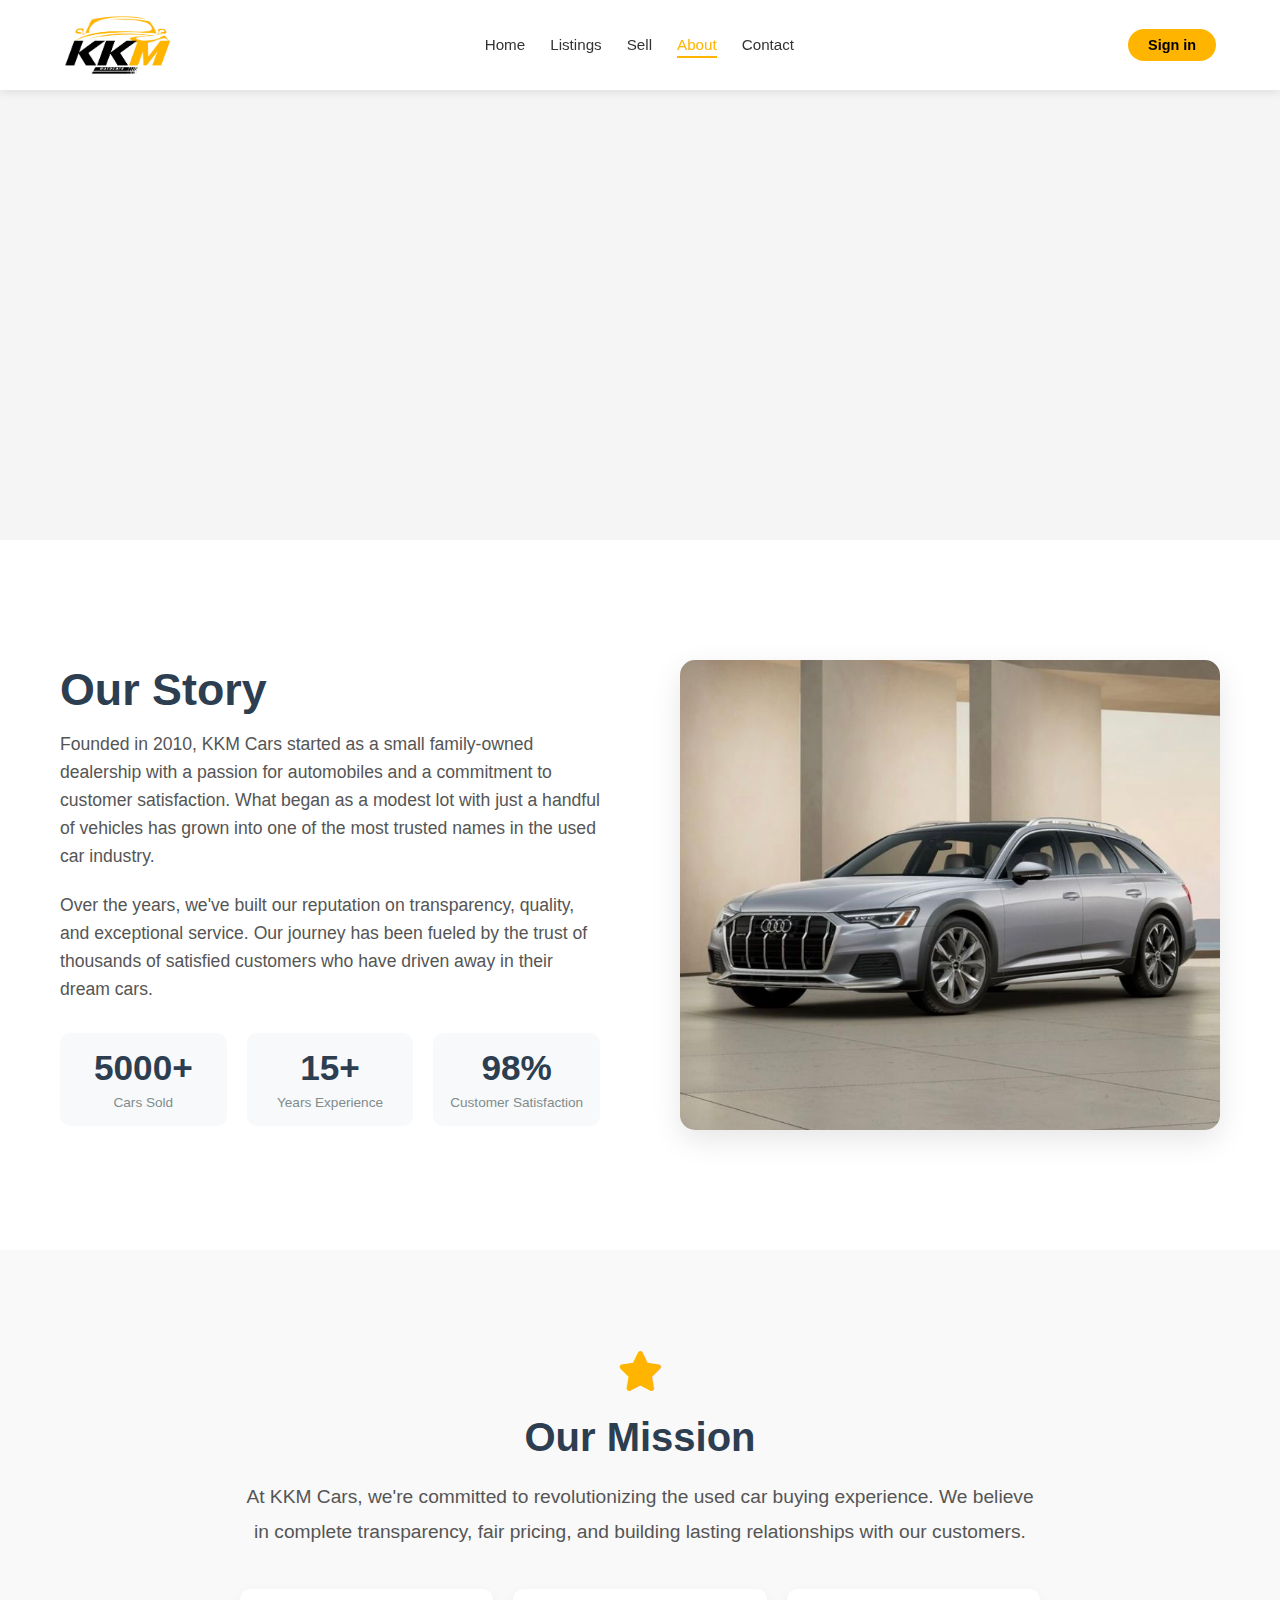
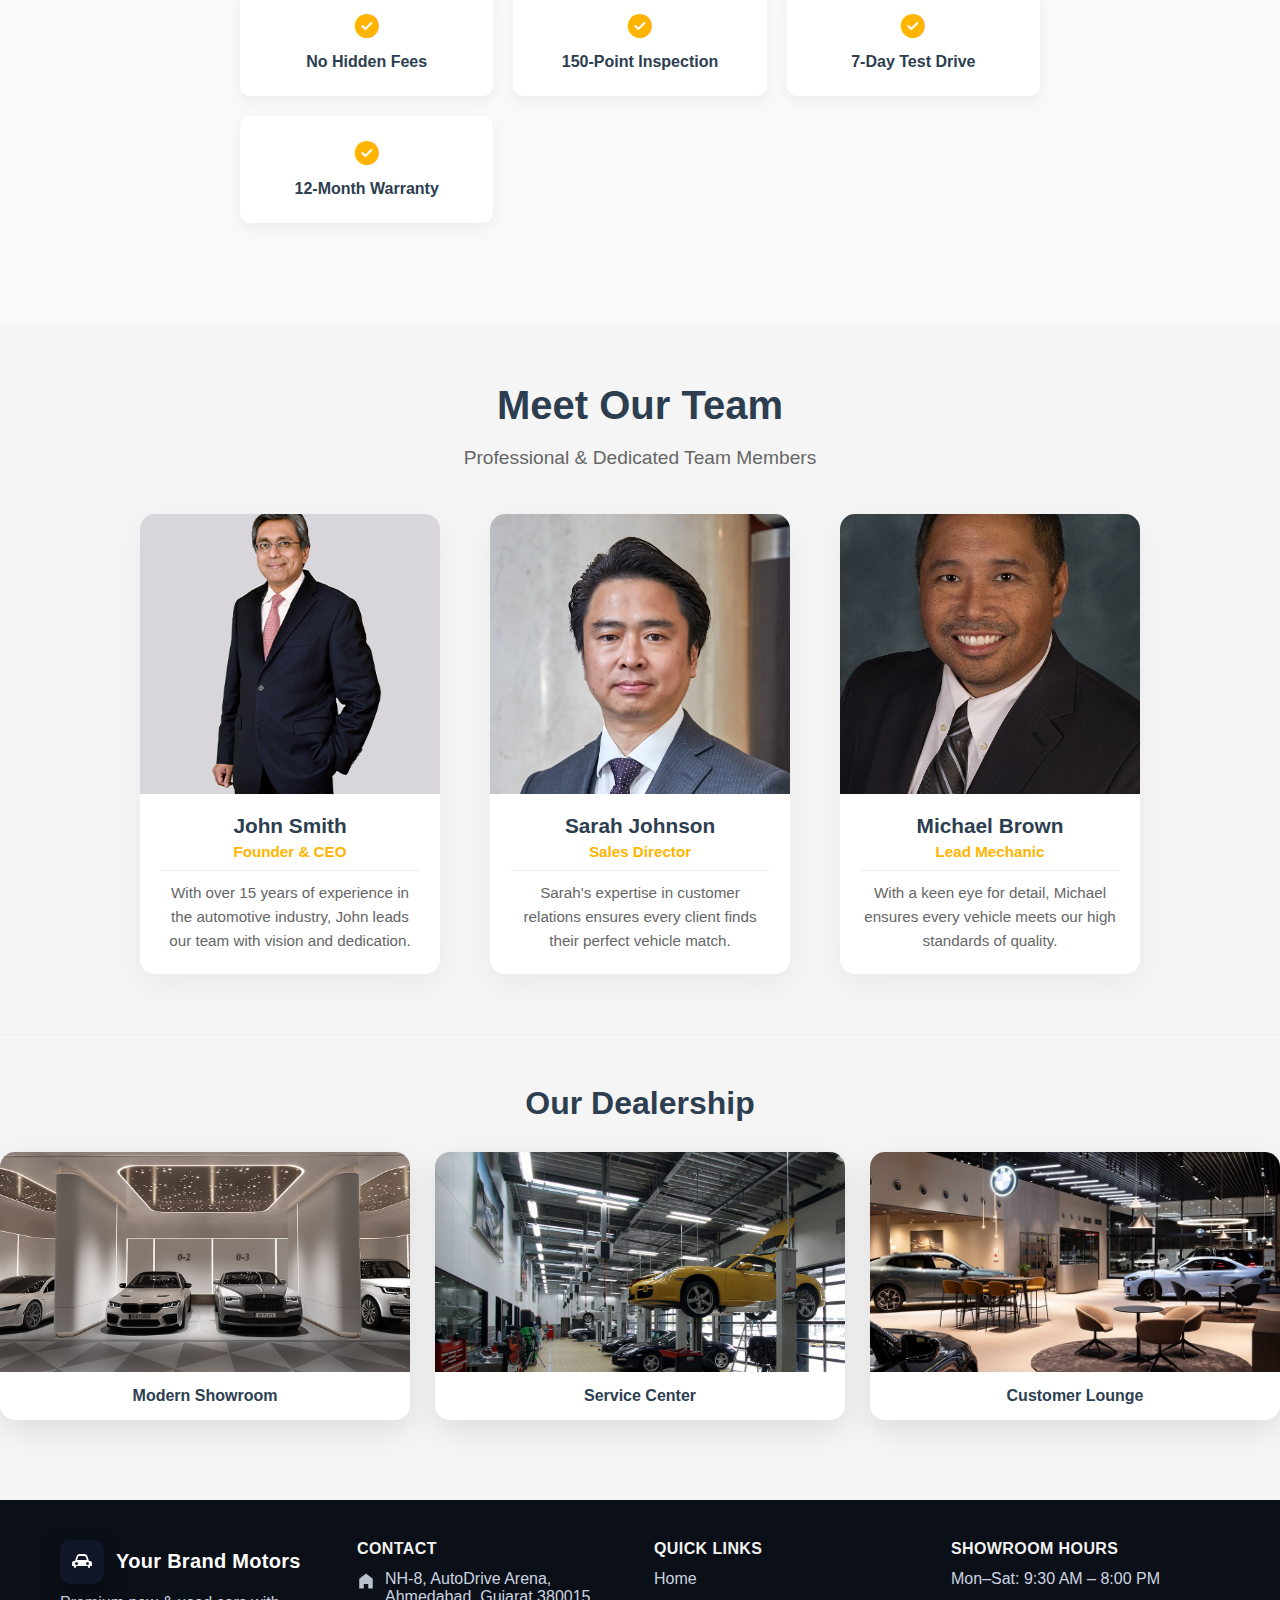
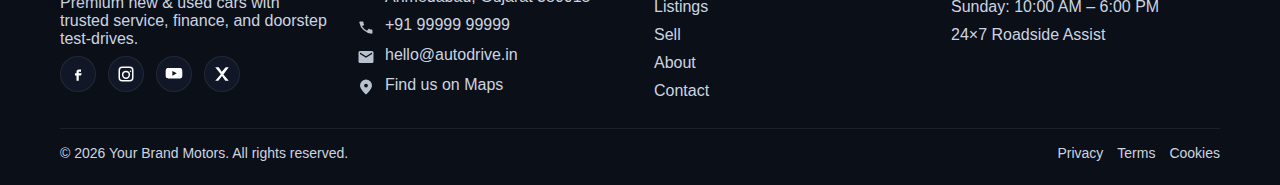
<file: frontend/about.html>
<!DOCTYPE html>
<html lang="en">

<head>
    <meta charset="UTF-8" />
    <meta name="viewport" content="width=device-width, initial-scale=1.0" />
    <title>Sell Your Car | KKMCars</title>
    <link rel="stylesheet" href="assets/css/about.css" />
    <link rel="stylesheet" href="https://cdnjs.cloudflare.com/ajax/libs/font-awesome/6.4.0/css/all.min.css" />


</head>

<body>


    <!-- Hero Section -->
    <section class="hero-3d">
        <div class="hero-3d-container">
            <div class="hero-3d-box">
                <div class="hero-3d-content">
                    <h1>About Us</h1>
                    <p>Discover the best deals on your dream car with KKM Cars. Quality vehicles at competitive prices.</p>
                    <!-- <div class="hero-buttons">
                        <a href="buy.html" class="btn btn-primary">Browse Cars</a>
                        <a href="sell.html" class="btn btn-secondary">Sell Your Car</a>
                    </div> -->
                </div>
            </div>
        </div>
    </section>
    <!-- about section -->
    <!-- Update the content in about.html after the hero section -->
    <section class="about-story">
        <div class="container">
            <div class="story-grid">
                <div class="story-content">
                    <h2>Our Story</h2>
                    <div class="section-divider"></div>
                    <p>Founded in 2010, KKM Cars started as a small family-owned dealership with a passion for automobiles and a commitment to customer satisfaction. What began as a modest lot with just a handful of vehicles has grown into one of the most
                        trusted names in the used car industry.</p>
                    <p>Over the years, we've built our reputation on transparency, quality, and exceptional service. Our journey has been fueled by the trust of thousands of satisfied customers who have driven away in their dream cars.</p>
                    <div class="achievements">
                        <div class="achievement-item">
                            <span class="count">5000+</span>
                            <span class="label">Cars Sold</span>
                        </div>
                        <div class="achievement-item">
                            <span class="count">15+</span>
                            <span class="label">Years Experience</span>
                        </div>
                        <div class="achievement-item">
                            <span class="count">98%</span>
                            <span class="label">Customer Satisfaction</span>
                        </div>
                    </div>
                </div>
                <div class="story-image">
                    <img src="assets/images/Audi.jpg" alt="Our Dealership" class="image-zoom">
                </div>
            </div>
        </div>
    </section>

    <section class="mission-section">
        <div class="container">
            <div class="mission-content">
                <div class="mission-icon">
                    <i class="fas fa-star"></i>
                </div>
                <h2>Our Mission</h2>
                <p>At KKM Cars, we're committed to revolutionizing the used car buying experience. We believe in complete transparency, fair pricing, and building lasting relationships with our customers.</p>
                <div class="mission-highlights">
                    <div class="highlight-item">
                        <i class="fas fa-check-circle"></i>
                        <span>No Hidden Fees</span>
                    </div>
                    <div class="highlight-item">
                        <i class="fas fa-check-circle"></i>
                        <span>150-Point Inspection</span>
                    </div>
                    <div class="highlight-item">
                        <i class="fas fa-check-circle"></i>
                        <span>7-Day Test Drive</span>
                    </div>
                    <div class="highlight-item">
                        <i class="fas fa-check-circle"></i>
                        <span>12-Month Warranty</span>
                    </div>
                </div>
            </div>
        </div>
    </section>
    <!-- Team Section
    <section class="team-section">
        <div class="container">
            <div class="section-header">
                <h2>Meet Our Team</h2>
                <div class="section-divider"></div>
                <p>Our dedicated team of automotive experts is here to help you find the perfect vehicle.</p>
            </div> -->

    <!-- <div class="team-grid"> -->
    <!-- Team Member 1 -->
    <!-- <div class="team-member">
                    <div class="member-image">
                        <img src="../images/team1.jpg" alt="Team Member">
                        <div class="social-links">
                            <a href="#"><i class="fab fa-linkedin"></i></a>
                            <a href="#"><i class="fab fa-twitter"></i></a>
                        </div>
                    </div>
                    <h3>John Doe</h3>
                    <p class="position">Founder & CEO</p>
                    <p class="bio">With over 15 years in the automotive industry, John ensures our commitment to quality and
                        customer satisfaction.</p>
                </div> -->

    <!-- Team Member 2 -->
    <!-- <div class="team-member">
                    <div class="member-image">
                        <img src="../images/team2.jpg" alt="Team Member">
                        <div class="social-links">
                            <a href="#"><i class="fab fa-linkedin"></i></a>
                            <a href="#"><i class="fab fa-twitter"></i></a>
                        </div>
                    </div>
                    <h3>Jane Smith</h3>
                    <p class="position">Sales Director</p>
                    <p class="bio">Jane leads our sales team with a focus on creating exceptional customer experiences.</p>
                </div> -->

    <!-- Team Member 3 -->
    <!-- <div class="team-member">
                    <div class="team-image-container">
                        <img src="../images/team3.jpg" alt="Team Member">
                        <div class="social-links">
                            <a href="#"><i class="fab fa-linkedin"></i></a>
                            <a href="#"><i class="fab fa-twitter"></i></a>
                        </div>
                    </div>
                    <h3>Mike Johnson</h3>
                    <p class="position">Lead Mechanic</p>
                    <p class="bio">With certifications in multiple brands, Mike ensures every car meets our high standards.
                    </p>
                </div>
            </div> -->

    <!-- Team Section -->
    <section class="team-section">
        <div class="container">
            <div class="section-header">
                <h2>Meet Our Team</h2>
                <div class="divider"></div>
                <p>Professional & Dedicated Team Members</p>
            </div>

            <div class="team-grid">
                <!-- Team Member 1 -->
                <div class="team-member">
                    <div class="member-img">
                        <img src="assets/images/team1.jpg">
                        <!-- <div class="social-links">
                                    <a href="#" aria-label="Facebook"><i class="fab fa-facebook-f"></i></a>
                                    <a href="#" aria-label="Twitter"><i class="fab fa-twitter"></i></a>
                                    <a href="#" aria-label="LinkedIn"><i class="fab fa-linkedin-in"></i></a>
                                </div> -->
                    </div>
                    <div class="member-info">
                        <h3>John Smith</h3>
                        <p class="position">Founder & CEO</p>
                        <p class="bio">With over 15 years of experience in the automotive industry, John leads our team with vision and dedication.</p>
                    </div>
                </div>

                <!-- Team Member 2 -->
                <div class="team-member">
                    <div class="member-img">
                        <img src="assets/images/team2.jpg" alt="Sarah Johnson">
                        <!-- <div class="social-links">
                                    <a href="#" aria-label="Facebook"><i class="fab fa-facebook-f"></i></a>
                                    <a href="#" aria-label="Twitter"><i class="fab fa-twitter"></i></a>
                                    <a href="#" aria-label="LinkedIn"><i class="fab fa-linkedin-in"></i></a>
                                </div> -->
                    </div>
                    <div class="member-info">
                        <h3>Sarah Johnson</h3>
                        <p class="position">Sales Director</p>
                        <p class="bio">Sarah's expertise in customer relations ensures every client finds their perfect vehicle match.</p>
                    </div>
                </div>

                <!-- Team Member 3 -->
                <div class="team-member">
                    <div class="member-img">
                        <img src="assets/images/team3.jpg" alt="Michael Brown">
                        <!-- <div class="social-links">
                                    <a href="#" aria-label="Facebook"><i class="fab fa-facebook-f"></i></a>
                                    <a href="#" aria-label="Twitter"><i class="fab fa-twitter"></i></a>
                                    <a href="#" aria-label="LinkedIn"><i class="fab fa-linkedin-in"></i></a>
                                </div> -->
                    </div>
                    <div class="member-info">
                        <h3>Michael Brown</h3>
                        <p class="position">Lead Mechanic</p>
                        <p class="bio">With a keen eye for detail, Michael ensures every vehicle meets our high standards of quality.
                        </p>
                    </div>
                </div>
            </div>
        </div>
    </section>

    <!-- Dealership Showcase -->
    <div class="showcase-section">
        <h3>Our Dealership</h3>
        <div class="showcase-grid">
            <div class="showcase-item">
                <img src="assets/images/showroom1.jpg" alt="Showroom Interior">
                <p>Modern Showroom</p>
            </div>
            <div class="showcase-item">
                <img src="assets/images/service-area.jpg" alt="Service Area">
                <p>Service Center</p>
            </div>
            <div class="showcase-item">
                <img src="assets/images/customer-lounge.jpg" alt="Customer Lounge">
                <p>Customer Lounge</p>
            </div>
        </div>
    </div>
    </div>
    </section>

    <script src="assets/js/about.js"></script>
    <script src="assets/js/script.js"></script>

</body>
</file>
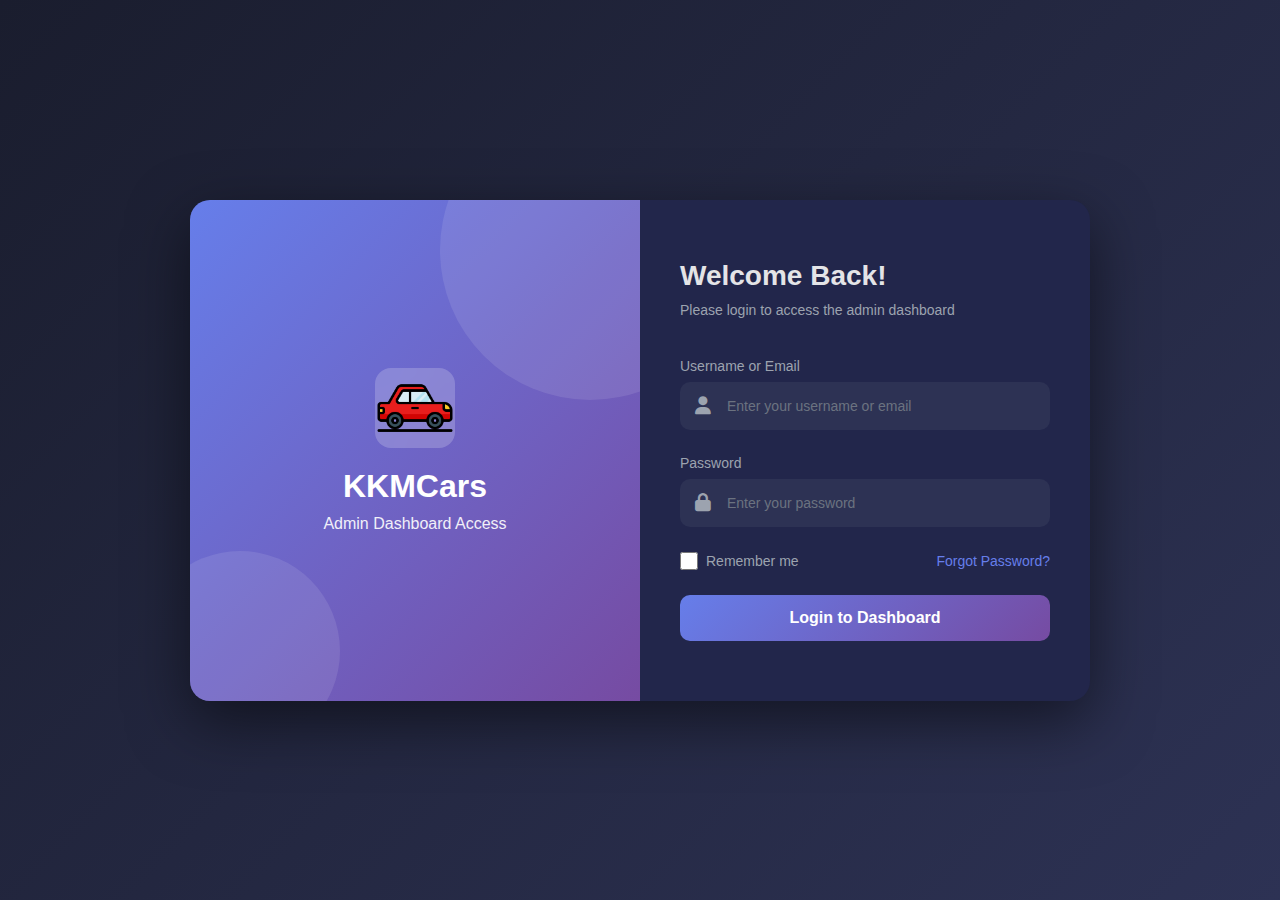
<file: frontend/adminlogin.html>
<!DOCTYPE html>

<html lang="en">

<head>
    <meta charset="UTF-8">
    <meta name="viewport" content="width=device-width, initial-scale=1.0">
    <title>Admin Login | KKMCars</title>
    <link rel="stylesheet" href="https://cdnjs.cloudflare.com/ajax/libs/font-awesome/6.5.0/css/all.min.css">
    <style>
        * {
            margin: 0;
            padding: 0;
            box-sizing: border-box;
        }
        
        body {
            font-family: 'Segoe UI', Tahoma, Geneva, Verdana, sans-serif;
            background: linear-gradient(135deg, #1a1d2e 0%, #2d3254 100%);
            min-height: 100vh;
            display: flex;
            align-items: center;
            justify-content: center;
            padding: 20px;
        }
        
        .login-container {
            background: #22264b;
            border-radius: 20px;
            box-shadow: 0 20px 60px rgba(0, 0, 0, 0.5);
            overflow: hidden;
            width: 100%;
            max-width: 900px;
            display: grid;
            grid-template-columns: 1fr 1fr;
            min-height: 500px;
        }
        
        .login-left {
            background: linear-gradient(135deg, #667eea 0%, #764ba2 100%);
            padding: 60px 40px;
            display: flex;
            flex-direction: column;
            justify-content: center;
            align-items: center;
            color: white;
            position: relative;
            overflow: hidden;
        }
        
        .login-left::before {
            content: '';
            position: absolute;
            width: 300px;
            height: 300px;
            background: rgba(255, 255, 255, 0.1);
            border-radius: 50%;
            top: -100px;
            right: -100px;
        }
        
        .login-left::after {
            content: '';
            position: absolute;
            width: 200px;
            height: 200px;
            background: rgba(255, 255, 255, 0.1);
            border-radius: 50%;
            bottom: -50px;
            left: -50px;
        }
        
        .logo-section {
            position: relative;
            z-index: 1;
            text-align: center;
        }
        
        .logo-icon img {
            width: 80px;
            height: 80px;
            background: rgba(255, 255, 255, 0.2);
            border-radius: 16px;
            display: flex;
            align-items: center;
            justify-content: center;
            font-size: 40px;
            margin: 0 auto 20px;
            backdrop-filter: blur(10px);
        }
        
        .logo-section h1 {
            font-size: 32px;
            margin-bottom: 10px;
        }
        
        .logo-section p {
            font-size: 16px;
            opacity: 0.9;
        }
        
        .login-right {
            padding: 60px 40px;
            display: flex;
            flex-direction: column;
            justify-content: center;
        }
        
        .login-header {
            margin-bottom: 40px;
        }
        
        .login-header h2 {
            color: #e4e4e7;
            font-size: 28px;
            margin-bottom: 10px;
        }
        
        .login-header p {
            color: #9ca3af;
            font-size: 14px;
        }
        
        .form-group {
            margin-bottom: 25px;
        }
        
        .form-group label {
            display: block;
            color: #9ca3af;
            font-size: 14px;
            margin-bottom: 8px;
            font-weight: 500;
        }
        
        .input-wrapper {
            position: relative;
        }
        
        .input-icon {
            position: absolute;
            left: 15px;
            top: 50%;
            transform: translateY(-50%);
            font-size: 18px;
            color: #9ca3af;
        }
        
        .form-input {
            width: 100%;
            padding: 14px 15px 14px 45px;
            background: #2d3254;
            border: 2px solid transparent;
            border-radius: 10px;
            color: #e4e4e7;
            font-size: 14px;
            transition: all 0.3s;
        }
        
        .form-input:focus {
            outline: none;
            border-color: #667eea;
            background: #1a1d2e;
        }
        
        .form-input::placeholder {
            color: #6b7280;
        }
        
        .remember-forgot {
            display: flex;
            justify-content: space-between;
            align-items: center;
            margin-bottom: 25px;
            font-size: 14px;
        }
        
        .remember-me {
            display: flex;
            align-items: center;
            gap: 8px;
            color: #9ca3af;
            cursor: pointer;
        }
        
        .remember-me input[type="checkbox"] {
            width: 18px;
            height: 18px;
            cursor: pointer;
        }
        
        .forgot-password {
            color: #667eea;
            text-decoration: none;
            transition: color 0.3s;
        }
        
        .forgot-password:hover {
            color: #764ba2;
        }
        
        .btn-login {
            width: 100%;
            padding: 14px;
            background: linear-gradient(135deg, #667eea 0%, #764ba2 100%);
            border: none;
            border-radius: 10px;
            color: white;
            font-size: 16px;
            font-weight: 600;
            cursor: pointer;
            transition: all 0.3s;
            display: flex;
            align-items: center;
            justify-content: center;
            gap: 10px;
        }
        
        .btn-login:hover {
            transform: translateY(-2px);
            box-shadow: 0 10px 30px rgba(102, 126, 234, 0.4);
        }
        
        .btn-login:active {
            transform: translateY(0);
        }
        
        .btn-login:disabled {
            opacity: 0.6;
            cursor: not-allowed;
            transform: none;
        }
        
        .alert {
            padding: 12px 15px;
            border-radius: 8px;
            margin-bottom: 20px;
            display: none;
            font-size: 14px;
        }
        
        .alert.show {
            display: block;
        }
        
        .alert-error {
            background: rgba(239, 68, 68, 0.1);
            border: 1px solid rgba(239, 68, 68, 0.3);
            color: #fca5a5;
        }
        
        .alert-success {
            background: rgba(16, 185, 129, 0.1);
            border: 1px solid rgba(16, 185, 129, 0.3);
            color: #6ee7b7;
        }
        
        .loading-spinner {
            width: 20px;
            height: 20px;
            border: 3px solid rgba(255, 255, 255, 0.3);
            border-top-color: white;
            border-radius: 50%;
            animation: spin 0.8s linear infinite;
        }
        
        @keyframes spin {
            to {
                transform: rotate(360deg);
            }
        }
        
        @media (max-width: 768px) {
            .login-container {
                grid-template-columns: 1fr;
            }
            .login-left {
                padding: 40px 20px;
                min-height: 200px;
            }
            .login-right {
                padding: 40px 20px;
            }
            .logo-icon {
                width: 60px;
                height: 60px;
                font-size: 30px;
            }
            .logo-section h1 {
                font-size: 24px;
            }
        }
    </style>


</head>

<body>
    <div class="login-container">
        <div class="login-left">
            <div class="logo-section">
                <div class="logo-icon"><img src="assets/images/transport.png" alt=""></div>
                <h1>KKMCars</h1>
                <p>Admin Dashboard Access</p>
            </div>
        </div>


        <div class="login-right">
            <div class="login-header">
                <h2>Welcome Back!</h2>
                <p>Please login to access the admin dashboard</p>
            </div>

            <div id="alertBox" class="alert"></div>

            <form id="loginForm">
                <div class="form-group">
                    <label for="username">Username or Email</label>
                    <div class="input-wrapper">
                        <span class="input-icon"><i class="fa-solid fa-user"></i></span>
                        <input type="text" id="username" class="form-input" placeholder="Enter your username or email" required>
                    </div>
                </div>

                <div class="form-group">
                    <label for="password">Password</label>
                    <div class="input-wrapper">
                        <span class="input-icon"><i class="fa-solid fa-lock"></i></span>
                        <input type="password" id="password" class="form-input" placeholder="Enter your password" required>
                    </div>
                </div>

                <div class="remember-forgot">
                    <label class="remember-me">
                    <input type="checkbox" id="rememberMe">
                    <span>Remember me</span>
                </label>
                    <a href="#" class="forgot-password">Forgot Password?</a>
                </div>

                <button type="submit" class="btn-login" id="loginBtn">
                <span id="btnText">Login to Dashboard</span>
                <span id="btnSpinner" class="loading-spinner" style="display: none;"></span>
            </button>
            </form>
        </div>
    </div>

    <script>
        const BASE_URL = "http://127.0.0.1:5000";

        function showAlert(message, type) {
            const alertBox = document.getElementById('alertBox');
            alertBox.textContent = message;
            alertBox.className = `alert alert-${type} show`;

            setTimeout(() => {
                alertBox.classList.remove('show');
            }, 5000);
        }

        function setLoading(isLoading) {
            const btn = document.getElementById('loginBtn');
            const btnText = document.getElementById('btnText');
            const btnSpinner = document.getElementById('btnSpinner');

            btn.disabled = isLoading;
            btnText.style.display = isLoading ? 'none' : 'inline';
            btnSpinner.style.display = isLoading ? 'inline-block' : 'none';
        }

        document.getElementById('loginForm').addEventListener('submit', async(e) => {
            e.preventDefault();

            const username = document.getElementById('username').value.trim();
            const password = document.getElementById('password').value;
            const rememberMe = document.getElementById('rememberMe').checked;

            if (!username || !password) {
                showAlert('Please enter both username and password', 'error');
                return;
            }

            setLoading(true);

            try {
                console.log('Admin login attempt:', username);

                const response = await fetch(`${BASE_URL}/api/admin/login`, {
                    method: 'POST',
                    headers: {
                        'Content-Type': 'application/json',
                    },
                    body: JSON.stringify({
                        username: username,
                        password: password
                    })
                });

                const data = await response.json();
                console.log('Response:', data);

                if (response.ok && data.ok) {
                    const storage = rememberMe ? localStorage : sessionStorage;
                    storage.setItem('adminToken', data.token);
                    storage.setItem('adminUser', JSON.stringify(data.user));

                    console.log('Login successful!');
                    showAlert('Login successful! Redirecting...', 'success');

                    setTimeout(() => {
                        window.location.href = 'dashboard.html';
                    }, 1000);
                } else {
                    console.error('Login failed:', data.msg);
                    showAlert(data.msg || 'Login failed. Please check your credentials.', 'error');
                    setLoading(false);
                }
            } catch (error) {
                console.error('Login error:', error);
                showAlert('Connection error. Please make sure the server is running.', 'error');
                setLoading(false);
            }
        });

        window.addEventListener('DOMContentLoaded', () => {
            const token = localStorage.getItem('adminToken') || sessionStorage.getItem('adminToken');
            if (token) {
                console.log('Checking existing token...');
                fetch(`${BASE_URL}/api/admin/verify`, {
                        headers: {
                            'Authorization': `Bearer ${token}`
                        }
                    })
                    .then(res => res.json())
                    .then(data => {
                        if (data.ok) {
                            console.log('Valid token found, redirecting...');
                            window.location.href = 'dashboard.html';
                        }
                    })
                    .catch(() => {
                        console.log('Token invalid, clearing storage');
                        localStorage.removeItem('adminToken');
                        localStorage.removeItem('adminUser');
                        sessionStorage.removeItem('adminToken');
                        sessionStorage.removeItem('adminUser');
                    });
            }
        });
    </script>


</body>

</html>
</file>
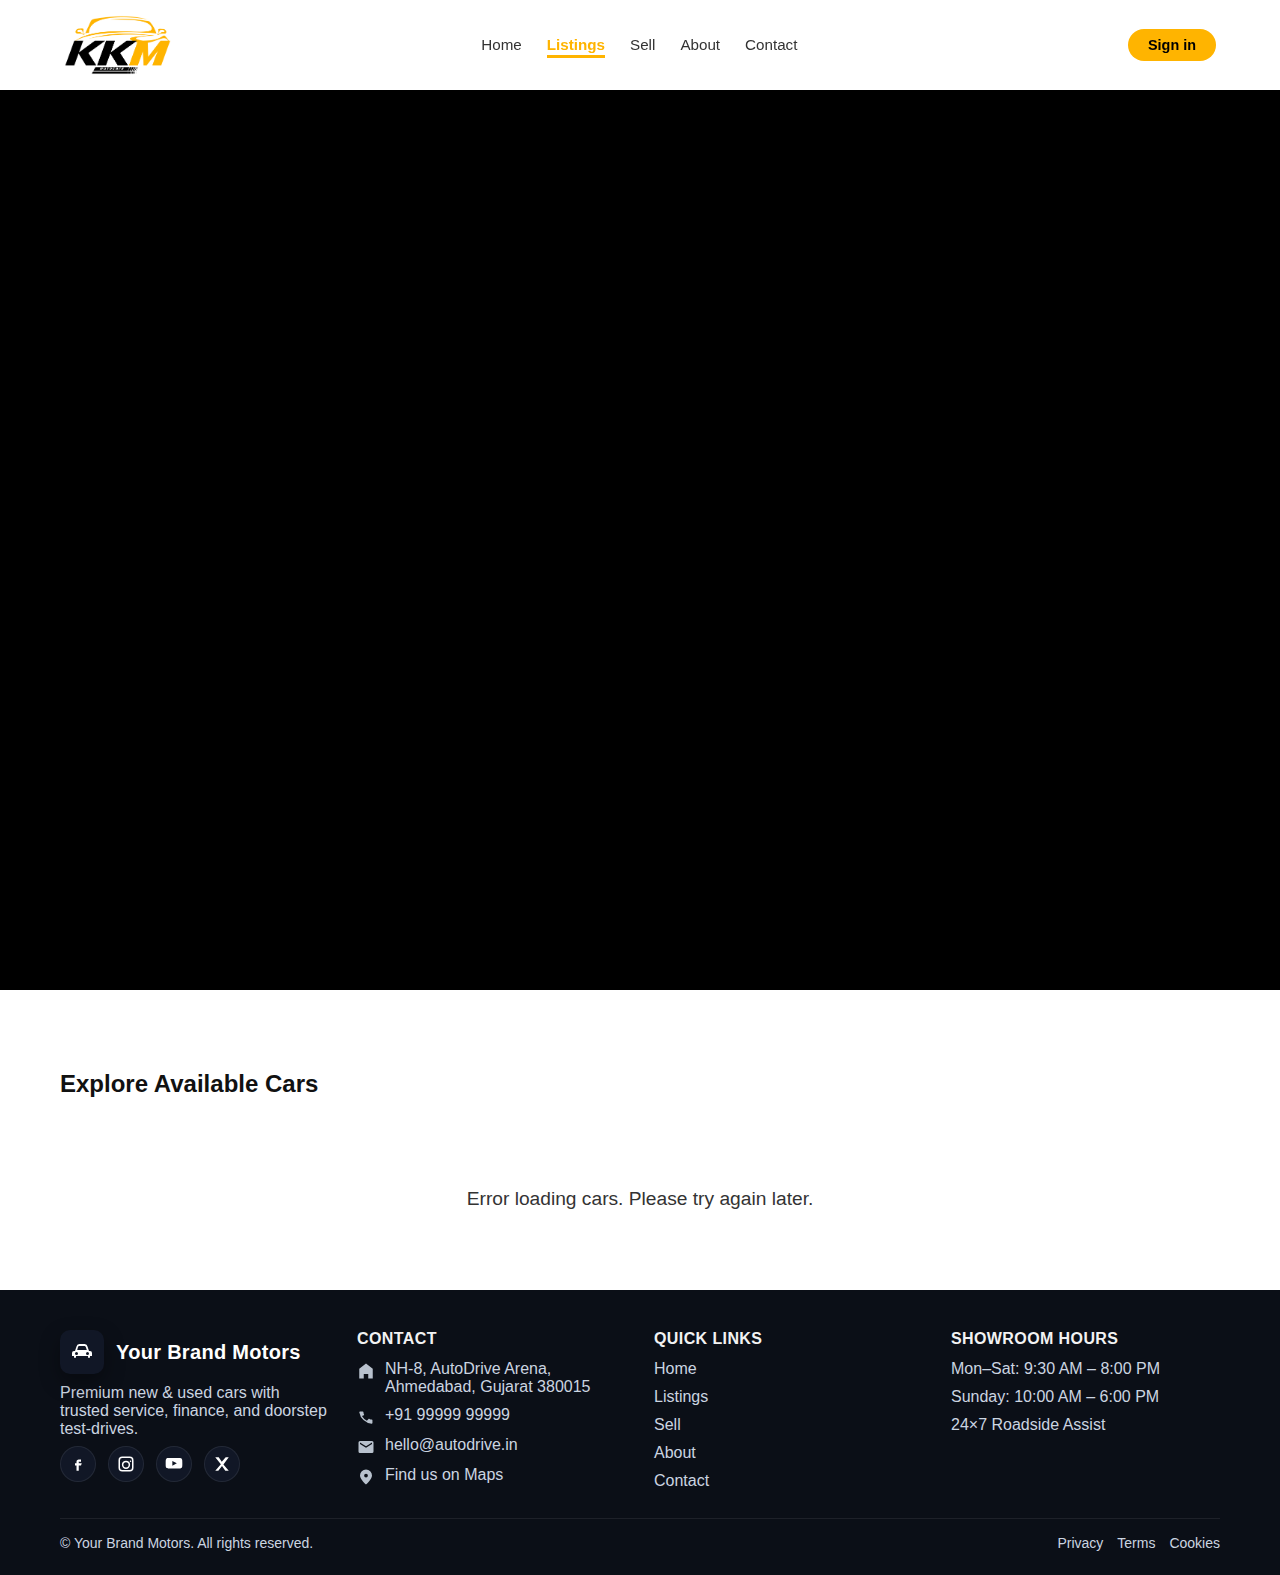
<file: frontend/buy.html>
<!DOCTYPE html>
<html lang="en">

<head>
    <meta charset="UTF-8" />
    <meta name="viewport" content="width=device-width, initial-scale=1.0" />
    <title>Buy Cars | KKMCars</title>
    <link rel="stylesheet" href="assets/css/buy.css" />
    <link rel="stylesheet" href="assets/css/style.css">
    <style>
        /* ===== Car Grid & Card CSS ===== */
        
        .car-listings {
            background: #fff;
            padding: 80px 60px;
        }
        
        .car-grid {
            display: grid;
            grid-template-columns: repeat(auto-fit, minmax(380px, 380px));
            gap: 30px;
            justify-content: center;
            align-items: flex-start;
            margin: 40px auto;
            width: 100%;
            max-width: 1300px;
        }
        
        .car-grid:has(.car-card:only-child) {
            grid-template-columns: repeat(auto-fit, minmax(380px, 380px));
            justify-content: center;
        }
        
        .car-card {
            background: #f9f9f9;
            border-radius: 15px;
            overflow: hidden;
            box-shadow: 0 4px 12px rgba(0, 0, 0, 0.1);
            transition: transform 0.3s ease;
            width: 380px;
            height: 394px;
            margin: 0 auto;
        }
        
        .car-card:hover {
            transform: translateY(-5px);
        }
        
        .car-card img {
            width: 100%;
            height: 200px;
            object-fit: cover;
            display: block;
        }
        
        .car-info {
            padding: 20px;
            height: calc(394px - 200px);
            display: flex;
            flex-direction: column;
            justify-content: space-between;
        }
        
        .car-info h3 {
            font-size: 1.2rem;
            color: #111;
            margin-bottom: 5px;
        }
        
        .car-info p {
            color: #666;
            margin-bottom: 10px;
        }
        
        .car-info .price {
            font-weight: bold;
            color: #6999f8;
            font-size: 1.1rem;
            margin-bottom: 15px;
        }
        
        .details-btn {
            display: inline-block;
            background-color: #ffb400;
            color: #fff;
            text-decoration: none;
            padding: 10px 18px;
            border-radius: 8px;
            transition: 0.3s;
            align-self: flex-start;
        }
        
        .details-btn:hover {
            background-color: black;
        }
        
        .no-cars {
            text-align: center;
            font-size: 1.2rem;
            color: #333;
            margin-top: 50px;
        }
        /* ===== Pagination Styles ===== */
        
        .pagination {
            display: flex;
            justify-content: center;
            align-items: center;
            gap: 10px;
            margin: 40px 0 20px;
            flex-wrap: wrap;
        }
        
        .pagination button {
            padding: 10px 16px;
            border: 2px solid #ddd;
            background: #fff;
            color: #333;
            border-radius: 8px;
            cursor: pointer;
            font-size: 1rem;
            font-weight: 600;
            transition: all 0.3s ease;
            min-width: 45px;
        }
        
        .pagination button:hover:not(:disabled) {
            background: #ffb400;
            color: #fff;
            border-color: #ffb400;
            transform: translateY(-2px);
        }
        
        .pagination button.active {
            background: #ffb400;
            color: #fff;
            border-color: #ffb400;
        }
        
        .pagination button:disabled {
            opacity: 0.5;
            cursor: not-allowed;
            background: #f5f5f5;
        }
        
        .pagination .page-info {
            color: #666;
            font-size: 0.95rem;
            margin: 0 10px;
        }
        /* Responsive pagination */
        
        @media (max-width: 768px) {
            .pagination button {
                padding: 8px 12px;
                font-size: 0.9rem;
                min-width: 40px;
            }
            .pagination .page-info {
                font-size: 0.85rem;
                width: 100%;
                text-align: center;
                margin: 10px 0;
            }
        }
    </style>
</head>

<body>
    <!-- Navbar will be injected here by script.js -->

    <!-- Hero Section -->
    <section class="hero-3d">
        <div class="hero-3d-container">
            <div class="hero-3d-box">
                <div class="hero-3d-content">
                    <h1>Find Your Perfect Car</h1>
                    <div class="search-bar">
                        <select id="brand">
                            <option value="">All Brands</option>
                        </select>
                        <select id="model">
                            <option value="">Any Models</option>
                        </select>
                        <select id="year">
                            <option value="">All Years</option>
                        </select>
                        <select id="price">
                            <option value="">All Prices</option>
                            <option value="below-10">Below ₹10,00,000</option>
                            <option value="10-25">₹10,00,000 - ₹25,00,000</option>
                            <option value="25-50">₹25,00,000 - ₹50,00,000</option>
                            <option value="above-50">Above ₹50,00,000</option>
                        </select>
                        <button class="search-btn" onclick="searchCars()">Search Cars</button>
                    </div>
                </div>
            </div>
        </div>
    </section>

    <!-- Car Listings -->
    <section class="car-listings">
        <h2>Explore Available Cars</h2>
        <div id="carsContainer" class="car-grid"></div>
        <div id="noCars" class="no-cars" style="display:none;"></div>

        <!-- Pagination Controls -->
        <div id="paginationContainer" class="pagination" style="display:none;"></div>
    </section>

    <!-- IMPORTANT: Load script.js FIRST -->
    <script src="assets/js/script.js"></script>

    <!-- Buy Page Specific Scripts -->
    <script>
        // Set flag BEFORE script.js DOMContentLoaded fires
        window.isBuyPage = true;

        const API_BASE_BUY = "http://127.0.0.1:5000";
        let allCars = [];
        let filteredCars = [];
        let currentPage = 1;
        const CARS_PER_PAGE = 9;

        // Initialize buy page - called by script.js after header loads
        window.initBuyPageCars = async function() {
            console.log("Starting Buy Page Car Initialization...");

            try {
                await loadCars();
                populateDropdowns();
                console.log("Buy Page Cars Loaded Successfully");
            } catch (error) {
                console.error("Error in initBuyPageCars:", error);
            }
        };

        // Load cars from API
        async function loadCars() {
            try {
                const res = await fetch(`${API_BASE_BUY}/api/cars`);
                if (!res.ok) throw new Error(`Server returned ${res.status}`);
                allCars = await res.json();
                filteredCars = allCars;
                console.log("Loaded cars:", allCars.length);
                renderCarsWithPagination();
                return allCars;
            } catch (err) {
                console.error("Error loading cars:", err);
                showNoCars('Error loading cars. Please try again later.');
                return [];
            }
        }

        // Render cars with pagination
        function renderCarsWithPagination() {
            const totalPages = Math.ceil(filteredCars.length / CARS_PER_PAGE);

            // Ensure current page is valid
            if (currentPage > totalPages && totalPages > 0) {
                currentPage = totalPages;
            }
            if (currentPage < 1) {
                currentPage = 1;
            }

            // Calculate start and end indices
            const startIdx = (currentPage - 1) * CARS_PER_PAGE;
            const endIdx = startIdx + CARS_PER_PAGE;
            const carsToShow = filteredCars.slice(startIdx, endIdx);

            // Render cars
            renderCars(carsToShow);

            // Render pagination
            renderPagination(totalPages);
        }

        // Render cars in the grid
        function renderCars(carsToRender) {
            const container = document.getElementById('carsContainer');
            const noCarsMsg = document.getElementById('noCars');

            if (!container) {
                console.error("Container not found!");
                return;
            }

            container.innerHTML = '';

            if (!carsToRender || carsToRender.length === 0) {
                showNoCars('No cars available matching your filters.');
                return;
            }

            noCarsMsg.style.display = 'none';

            carsToRender.forEach(car => {
                const card = document.createElement('div');
                card.className = 'car-card';

                const imgSrc = (car.images && car.images.length) ? car.images[0] : 'assets/images/placeholder.jpg';

                card.innerHTML = `
                    <img src="${imgSrc}" alt="${escapeHtml(car.name)}" onerror="this.src='assets/images/placeholder.jpg'">
                    <div class="car-info">
                        <h3>${escapeHtml(car.name)}</h3>
                        <p>${escapeHtml((car.fuel_type || '') + (car.transmission ? ' • ' + car.transmission : '') + (car.mileage ? ' • ' + car.mileage : ''))}</p>
                        <span class="price">₹${formatPrice(car.price)}</span>
                        <a class="details-btn" href="cardetail.html?id=${car.id}">View Details →</a>
                    </div>
                `;

                container.appendChild(card);
            });

            console.log("Rendered", carsToRender.length, "cars on page", currentPage);
        }

        // Render pagination controls
        function renderPagination(totalPages) {
            const paginationContainer = document.getElementById('paginationContainer');

            if (!paginationContainer) return;

            // Hide pagination if no cars or only one page
            if (filteredCars.length === 0 || totalPages <= 1) {
                paginationContainer.style.display = 'none';
                return;
            }

            paginationContainer.style.display = 'flex';
            paginationContainer.innerHTML = '';

            // Previous button
            const prevBtn = document.createElement('button');
            prevBtn.innerHTML = '← Prev';
            prevBtn.disabled = currentPage === 1;
            prevBtn.onclick = () => goToPage(currentPage - 1);
            paginationContainer.appendChild(prevBtn);

            // Page numbers
            const maxVisiblePages = 5;
            let startPage = Math.max(1, currentPage - Math.floor(maxVisiblePages / 2));
            let endPage = Math.min(totalPages, startPage + maxVisiblePages - 1);

            // Adjust start if we're near the end
            if (endPage - startPage < maxVisiblePages - 1) {
                startPage = Math.max(1, endPage - maxVisiblePages + 1);
            }

            // First page
            if (startPage > 1) {
                const firstBtn = document.createElement('button');
                firstBtn.textContent = '1';
                firstBtn.onclick = () => goToPage(1);
                paginationContainer.appendChild(firstBtn);

                if (startPage > 2) {
                    const dots = document.createElement('span');
                    dots.textContent = '...';
                    dots.className = 'page-info';
                    paginationContainer.appendChild(dots);
                }
            }

            // Page number buttons
            for (let i = startPage; i <= endPage; i++) {
                const pageBtn = document.createElement('button');
                pageBtn.textContent = i;
                pageBtn.className = i === currentPage ? 'active' : '';
                pageBtn.onclick = () => goToPage(i);
                paginationContainer.appendChild(pageBtn);
            }

            // Last page
            if (endPage < totalPages) {
                if (endPage < totalPages - 1) {
                    const dots = document.createElement('span');
                    dots.textContent = '...';
                    dots.className = 'page-info';
                    paginationContainer.appendChild(dots);
                }

                const lastBtn = document.createElement('button');
                lastBtn.textContent = totalPages;
                lastBtn.onclick = () => goToPage(totalPages);
                paginationContainer.appendChild(lastBtn);
            }

            // Next button
            const nextBtn = document.createElement('button');
            nextBtn.innerHTML = 'Next →';
            nextBtn.disabled = currentPage === totalPages;
            nextBtn.onclick = () => goToPage(currentPage + 1);
            paginationContainer.appendChild(nextBtn);

            // Page info
            const pageInfo = document.createElement('span');
            pageInfo.className = 'page-info';
            pageInfo.textContent = `Page ${currentPage} of ${totalPages}`;
            paginationContainer.appendChild(pageInfo);
        }

        // Go to specific page
        function goToPage(page) {
            const totalPages = Math.ceil(filteredCars.length / CARS_PER_PAGE);

            if (page < 1 || page > totalPages) return;

            currentPage = page;
            renderCarsWithPagination();
            scrollToResults();
        }

        // Show no cars message
        function showNoCars(message) {
            const container = document.getElementById('carsContainer');
            const noCarsMsg = document.getElementById('noCars');
            const paginationContainer = document.getElementById('paginationContainer');

            container.innerHTML = '';
            noCarsMsg.textContent = message;
            noCarsMsg.style.display = 'block';
            paginationContainer.style.display = 'none';
        }

        // Populate brand, model, and year dropdowns
        function populateDropdowns() {
            if (!allCars.length) {
                console.log("No cars to populate dropdowns");
                return;
            }

            const brandSelect = document.getElementById('brand');
            const modelSelect = document.getElementById('model');
            const yearSelect = document.getElementById('year');

            // Clear existing options (keep first option)
            brandSelect.innerHTML = '<option value="">All Brands</option>';
            modelSelect.innerHTML = '<option value="">Any Models</option>';
            yearSelect.innerHTML = '<option value="">All Years</option>';

            const brands = [...new Set(allCars.map(c => c.brand).filter(b => b))].sort();
            brands.forEach(b => {
                const option = document.createElement('option');
                option.value = b;
                option.textContent = b;
                brandSelect.appendChild(option);
            });

            const years = [...new Set(allCars.map(c => c.year).filter(y => y))].sort((a, b) => b - a);
            years.forEach(y => {
                const option = document.createElement('option');
                option.value = y;
                option.textContent = y;
                yearSelect.appendChild(option);
            });

            brandSelect.addEventListener('change', updateModels);
            console.log("Dropdowns populated:", brands.length, "brands,", years.length, "years");
        }

        // Update models based on selected brand
        function updateModels() {
            const brand = document.getElementById('brand').value;
            const modelSelect = document.getElementById('model');
            modelSelect.innerHTML = '<option value="">Any Models</option>';

            if (!brand) return;

            const models = [...new Set(allCars.filter(c => c.brand === brand).map(c => c.name))].sort();
            models.forEach(m => {
                const option = document.createElement('option');
                option.value = m;
                option.textContent = m;
                modelSelect.appendChild(option);
            });
        }

        // Search cars based on filters with proper price range logic
        function searchCars() {
            const brand = document.getElementById("brand").value;
            const model = document.getElementById("model").value;
            const year = document.getElementById("year").value;
            const priceRange = document.getElementById("price").value;

            filteredCars = allCars;

            // Filter by brand
            if (brand) {
                filteredCars = filteredCars.filter(c => c.brand === brand);
            }

            // Filter by model
            if (model) {
                filteredCars = filteredCars.filter(c => c.name === model);
            }

            // Filter by year
            if (year) {
                filteredCars = filteredCars.filter(c => c.year == year);
            }

            // Filter by price range
            if (priceRange) {
                switch (priceRange) {
                    case 'below-10':
                        filteredCars = filteredCars.filter(c => c.price && c.price < 1000000);
                        break;
                    case '10-25':
                        filteredCars = filteredCars.filter(c => c.price && c.price >= 1000000 && c.price <= 2500000);
                        break;
                    case '25-50':
                        filteredCars = filteredCars.filter(c => c.price && c.price > 2500000 && c.price <= 5000000);
                        break;
                    case 'above-50':
                        filteredCars = filteredCars.filter(c => c.price && c.price > 5000000);
                        break;
                }
            }

            console.log("🔍 Search results:", filteredCars.length, "cars");

            // Reset to page 1 when searching
            currentPage = 1;
            renderCarsWithPagination();
            scrollToResults();
        }

        // Filter by car type
        function filterByType(type) {
            filteredCars = allCars.filter(c =>
                (c.type && c.type.toLowerCase() === type.toLowerCase()) ||
                (c.name && c.name.toLowerCase().includes(type.toLowerCase()))
            );
            console.log("Filter by type:", type, "->", filteredCars.length, "cars");

            currentPage = 1;
            renderCarsWithPagination();
            scrollToResults();
        }

        // Scroll to results section
        function scrollToResults() {
            const section = document.querySelector('.car-listings');
            if (section) {
                section.scrollIntoView({
                    behavior: 'smooth',
                    block: 'start'
                });
            }
        }

        // Format price to Indian format
        function formatPrice(p) {
            if (p === null || p === undefined) return '--';
            return Number(p).toLocaleString('en-IN');
        }

        // Escape HTML to prevent XSS
        function escapeHtml(s) {
            if (!s) return '';
            return String(s)
                .replace(/&/g, '&amp;')
                .replace(/</g, '&lt;')
                .replace(/>/g, '&gt;')
                .replace(/"/g, '&quot;')
                .replace(/'/g, '&#39;');
        }
    </script>
</body>

</html>
</file>
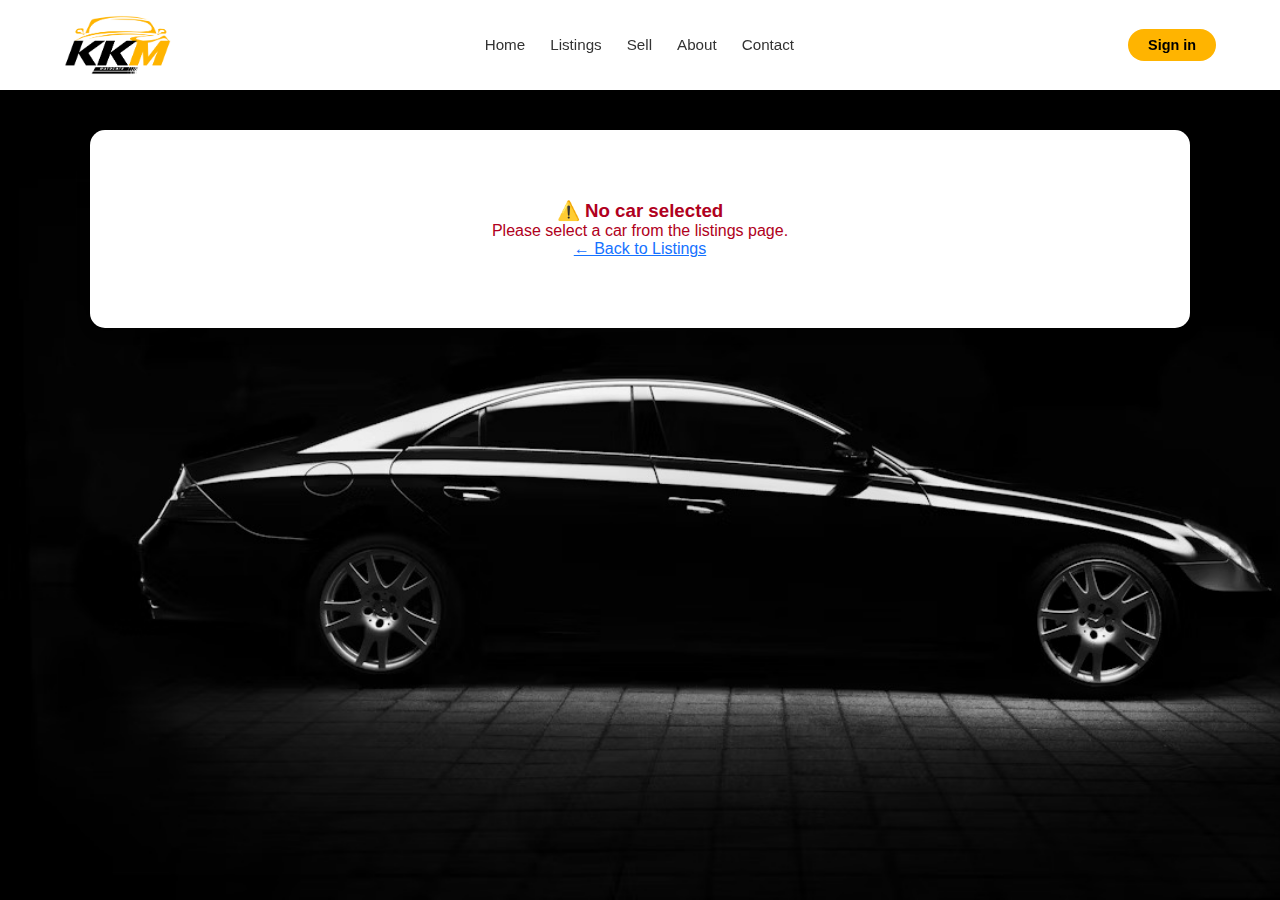
<file: frontend/cardetail.html>
<!DOCTYPE html>
<html lang="en">

<head>
    <meta charset="utf-8" />
    <meta name="viewport" content="width=device-width,initial-scale=1" />
    <title>Car Details | KKMCars</title>
    <link rel="stylesheet" href="assets/css/style.css">
    <link rel="stylesheet" href="assets/css/cardetails.css">
    <!-- <style>
        * {
            box-sizing: border-box;
        }
        
        body {
            font-family: 'Poppins', sans-serif;
            background: url("assets/images/Background.jpg") center/cover fixed no-repeat;
            margin: 0;
            padding-top: 80px;
        }
        
        .car-details {
            display: flex;
            gap: 40px;
            background: #fff;
            padding: 28px;
            border-radius: 12px;
            box-shadow: 0 4px 15px rgba(0, 0, 0, .08);
            max-width: 1100px;
            width: 90%;
            margin: 40px auto;
            flex-wrap: wrap;
        }
        
        .car-gallery {
            flex: 1;
            min-width: 320px;
        }
        
        .main-image {
            width: 100%;
            height: 380px;
            border-radius: 10px;
            overflow: hidden;
            margin-bottom: 16px;
            background: #f5f5f5;
            display: flex;
            align-items: center;
            justify-content: center;
        }
        
        .main-image img {
            width: 100%;
            height: 100%;
            object-fit: cover;
            transition: transform 0.3s ease-in-out;
        }
        
        .main-image img:hover {
            transform: scale(1.05);
        }
        
        .thumbnail-images {
            display: grid;
            grid-template-columns: repeat(4, 1fr);
            gap: 12px;
        }
        
        .thumbnail-images img {
            width: 100%;
            height: 80px;
            object-fit: cover;
            border-radius: 6px;
            cursor: pointer;
            border: 3px solid transparent;
            transition: all 0.2s ease;
        }
        
        .thumbnail-images img:hover {
            border-color: #aac7ff;
            transform: translateY(-2px);
        }
        
        .thumbnail-images img.active {
            border-color: #1572ff;
            transform: scale(1.05);
            box-shadow: 0 4px 8px rgba(21, 114, 255, 0.3);
        }
        
        .car-info {
            flex: 1;
            min-width: 320px;
        }
        
        .car-info h2 {
            margin: 0 0 12px;
            font-size: 28px;
            color: #333;
        }
        
        .car-price {
            font-size: 26px;
            font-weight: 700;
            color: #1177ff;
            margin-bottom: 18px;
        }
        
        .specs {
            background: #f8f9fa;
            padding: 20px;
            border-radius: 8px;
            margin-bottom: 20px;
        }
        
        .specs p {
            margin: 10px 0;
            font-size: 15px;
            color: #333;
            line-height: 1.6;
        }
        
        .specs strong {
            color: #555;
            min-width: 120px;
            display: inline-block;
        }
        
        .contact-form {
            background: #f1f5ff;
            padding: 20px;
            border-radius: 10px;
            margin-top: 24px;
        }
        
        .contact-form h3 {
            margin-top: 0;
            color: #333;
        }
        
        .contact-form input,
        .contact-form textarea {
            width: 100%;
            padding: 12px;
            margin-bottom: 12px;
            border: 1px solid #ddd;
            border-radius: 6px;
            font-size: 14px;
            font-family: inherit;
        }
        
        .contact-form input:focus,
        .contact-form textarea:focus {
            outline: none;
            border-color: #1572ff;
        }
        
        .contact-form button {
            padding: 12px 24px;
            background: #1572ff;
            color: #fff;
            border: none;
            border-radius: 6px;
            cursor: pointer;
            font-size: 16px;
            font-weight: 600;
            transition: background 0.3s;
        }
        
        .contact-form button:hover {
            background: #0d5dd8;
        }
        
        .contact-form button:disabled {
            background: #ccc;
            cursor: not-allowed;
        }
        
        #contactResult {
            margin-top: 15px;
            padding: 12px;
            border-radius: 6px;
            font-weight: 500;
            display: none;
        }
        
        #contactResult.success {
            background: #d4edda;
            color: #155724;
            border: 1px solid #c3e6cb;
        }
        
        #contactResult.error {
            background: #f8d7da;
            color: #721c24;
            border: 1px solid #f5c6cb;
        }
        
        .loading {
            text-align: center;
            padding: 40px;
            color: #666;
        }
        
        @media (max-width:900px) {
            .car-details {
                flex-direction: column;
            }
            .main-image {
                height: 260px;
            }
            .thumbnail-images {
                grid-template-columns: repeat(4, 1fr);
            }
            .thumbnail-images img {
                height: 60px;
            }
        }
        
        @media (max-width:500px) {
            .thumbnail-images {
                grid-template-columns: repeat(2, 1fr);
            }
        }
    </style> -->
</head>

<body>
    <section class="car-details" id="carDetailsSection">
        <div class="loading">
            <p>Loading car details...</p>
        </div>
    </section>

    <!-- Load script.js FIRST -->
    <script src="assets/js/script.js"></script>

    <!-- Car Detail Page Specific Scripts -->
    <script>
        // Set flag to identify this as car detail page
        window.isCarDetailPage = true;

        // Use API_BASE from script.js (already declared there)
        const API_BASE_DETAIL = "http://127.0.0.1:5000";
        const params = new URLSearchParams(window.location.search);
        const carId = params.get('id');
        const el = id => document.getElementById(id);

        console.log(" Car Details page loaded");
        console.log(" Car ID:", carId);

        // Initialize car detail page - called after header/footer loads
        window.initCarDetailPage = async function() {
            console.log(" Initializing car detail page...");

            if (carId) {
                await loadCar(carId);
            } else {
                document.getElementById('carDetailsSection').innerHTML =
                    '<div style="padding:30px;color:#b00020;text-align:center;"><h3>⚠️ No car selected</h3><p>Please select a car from the listings page.</p><a href="buy.html" style="color:#1572ff;">← Back to Listings</a></div>';
            }

            console.log(" Car detail page initialized");
        };

        async function loadCar(id) {
            try {
                console.log(` Fetching car details for ID: ${id}`);
                const res = await fetch(`${API_BASE_DETAIL}/api/cars/${id}`);

                if (!res.ok) {
                    throw new Error(`HTTP error! status: ${res.status}`);
                }

                const car = await res.json();
                console.log(" Car data received:", car);
                console.log(" Full car object:", JSON.stringify(car, null, 2));

                renderCar(car);
            } catch (err) {
                console.error(" Error loading car:", err);
                document.getElementById('carDetailsSection').innerHTML =
                    '<div style="padding:30px;color:#b00020;text-align:center;"><h3>⚠️ Car not found or failed to load</h3><p>Please check if the car ID is correct and try again.</p><a href="buy.html" style="color:#1572ff;">← Back to Listings</a></div>';
            }
        }

        function prepareImages(car) {
            let images = [];
            const placeholder = 'assets/images/placeholder.jpg';

            console.log(" Checking for images in car object...");

            // Method 1: Check for images array from backend
            if (car.images && Array.isArray(car.images)) {
                console.log("Found images array:", car.images);
                images = car.images.filter(img => img && img.trim() !== '');
            }

            // Method 2: Check for individual image fields
            if (images.length === 0) {
                console.log("Images array empty or not found. Checking individual fields...");
                const imageFields = ['image1', 'image2', 'image3', 'image4'];

                imageFields.forEach(field => {
                    if (car[field] && car[field].trim() !== '') {
                        console.log(` Found ${field}:`, car[field]);
                        images.push(car[field]);
                    }
                });
            }

            // Method 3: Check for single image_url
            if (images.length === 0 && car.image_url) {
                console.log("Found image_url:", car.image_url);
                images.push(car.image_url);
            }

            // Method 4: Check for generic 'image' field
            if (images.length === 0 && car.image) {
                console.log(" Found image field:", car.image);
                images.push(car.image);
            }

            console.log(` Total images found: ${images.length}`, images);

            // Remove duplicates
            images = [...new Set(images)];
            console.log(`Images after removing duplicates: ${images.length}`, images);

            // Fill remaining slots with placeholder or first image
            const firstImage = images.length > 0 ? images[0] : placeholder;
            while (images.length < 4) {
                images.push(images.length === 0 ? placeholder : images[0]);
            }

            // Use exactly 4 images
            const finalImages = images.slice(0, 4);
            console.log("Final images prepared (4 slots):", finalImages);

            return finalImages;
        }

        function renderCar(car) {
            console.log(" Rendering car details");

            const images = prepareImages(car);
            console.log(" Images to display:", images);

            // Build the HTML
            const html = `
                <div class="car-gallery">
                    <div class="main-image">
                        <img id="mainCarImage" src="${images[0]}" alt="${car.name || 'Car'}" onerror="this.src='assets/images/placeholder.jpg'">
                    </div>
                    <div class="thumbnail-images" id="thumbs">
                        <img src="${images[0]}" data-index="0" class="active" alt="Car image 1" onerror="this.src='assets/images/placeholder.jpg'">
                        <img src="${images[1]}" data-index="1" alt="Car image 2" onerror="this.src='assets/images/placeholder.jpg'">
                        <img src="${images[2]}" data-index="2" alt="Car image 3" onerror="this.src='assets/images/placeholder.jpg'">
                        <img src="${images[3]}" data-index="3" alt="Car image 4" onerror="this.src='assets/images/placeholder.jpg'">
                    </div>
                </div>

                <div class="car-info">
                    <h2 id="carName">${car.name || 'Unknown Car'}</h2>
                    <p class="car-price" id="carPrice">${car.price ? '₹' + Number(car.price).toLocaleString('en-IN') : 'Price on Request'}</p>
                    
                    <div class="specs" id="specs">
                        ${car.brand ? `<p><strong>Brand:</strong> ${car.brand}</p>` : ''}
                        ${car.year ? `<p><strong>Year:</strong> ${car.year}</p>` : ''}
                        ${car.fuel_type ? `<p><strong>Fuel Type:</strong> ${car.fuel_type}</p>` : ''}
                        ${car.transmission ? `<p><strong>Transmission:</strong> ${car.transmission}</p>` : ''}
                        ${car.mileage ? `<p><strong>Mileage:</strong> ${car.mileage}</p>` : ''}
                        ${car.location ? `<p><strong>Location:</strong> ${car.location}</p>` : ''}
                        ${car.description ? `<p><strong>Description:</strong> ${car.description}</p>` : ''}
                    </div>

                    <div class="contact-form">
                        <h3>Contact Dealer</h3>
                        <form id="contactForm" data-car-name="${car.name || ''}">
                            <input id="buyerName" type="text" placeholder="Your Name" required>
                            <input id="buyerContact" type="email" placeholder="Your Email" required>
                            <textarea id="buyerMsg" rows="4" placeholder="Your Message (Optional)"></textarea>
                            <button type="submit">Send Message</button>
                        </form>
                        <div id="contactResult"></div>
                    </div>
                </div>
            `;
            
            document.getElementById('carDetailsSection').innerHTML = html;
            
            // Add click handlers for thumbnails
            setupImageGallery(images);
            
            // Setup contact form
            setupContactForm();
            
            console.log(" Car details rendered successfully");
        }

        function setupImageGallery(images) {
            const mainImage = document.getElementById('mainCarImage');
            const thumbnails = document.querySelectorAll('#thumbs img');
            
            console.log(" Setting up image gallery with", thumbnails.length, "thumbnails");
            
            thumbnails.forEach((thumb, index) => {
                thumb.addEventListener('click', function() {
                    console.log(` Clicked thumbnail ${index + 1}`);
                    
                    // Remove active class from all thumbnails
                    thumbnails.forEach(t => t.classList.remove('active'));
                    
                    // Add active class to clicked thumbnail
                    this.classList.add('active');
                    
                    // Update main image
                    const newImageSrc = images[index];
                    console.log(` Changing main image to: ${newImageSrc}`);
                    mainImage.src = newImageSrc;
                });
            });
        }

        function setupContactForm() {
            const contactForm = document.getElementById('contactForm');
            const contactResult = document.getElementById('contactResult');
            
            contactForm.addEventListener('submit', async function(e) {
                e.preventDefault();
                
                const name = document.getElementById('buyerName').value.trim();
                const email = document.getElementById('buyerContact').value.trim();
                const message = document.getElementById('buyerMsg').value.trim();
                const carName = this.dataset.carName || '';
                
                if (!name || !email) {
                    showMessage('Please provide your name and email.', 'error');
                    return;
                }
                
                // Disable submit button
                const submitBtn = contactForm.querySelector('button[type="submit"]');
                submitBtn.disabled = true;
                submitBtn.textContent = 'Sending...';
                
                try {
                    console.log(" Sending contact message");
                    
                    const payload = {
                        username: name,
                        email: email,
                        message: `Interested in: ${carName}\n\nMessage: ${message || 'No additional message'}`
                    };
                    
                    const res = await fetch(`${API_BASE_DETAIL}/api/send_message`, {
                        method: 'POST',
                        headers: {
                            'Content-Type': 'application/json'
                        },
                        body: JSON.stringify(payload)
                    });
                    
                    const data = await res.json();
                    console.log(" Response:", data);
                    
                    if (res.ok && data.ok) {
                        showMessage('Message sent successfully! The dealer will contact you soon.', 'success');
                        contactForm.reset();
                    } else {
                        showMessage(data.msg || ' Failed to send message. Please try again.', 'error');
                    }
                } catch (err) {
                    console.error(" Error sending message:", err);
                    showMessage(' Failed to send message. Please check your connection and try again.', 'error');
                } finally {
                    submitBtn.disabled = false;
                    submitBtn.textContent = 'Send Message';
                }
            });
        }

        function showMessage(text, type) {
            const contactResult = document.getElementById('contactResult');
            contactResult.textContent = text;
            contactResult.className = type;
            contactResult.style.display = 'block';
            
            setTimeout(() => {
                contactResult.style.display = 'none';
            }, 5000);
        }
    </script>
</body>

</html>
</file>
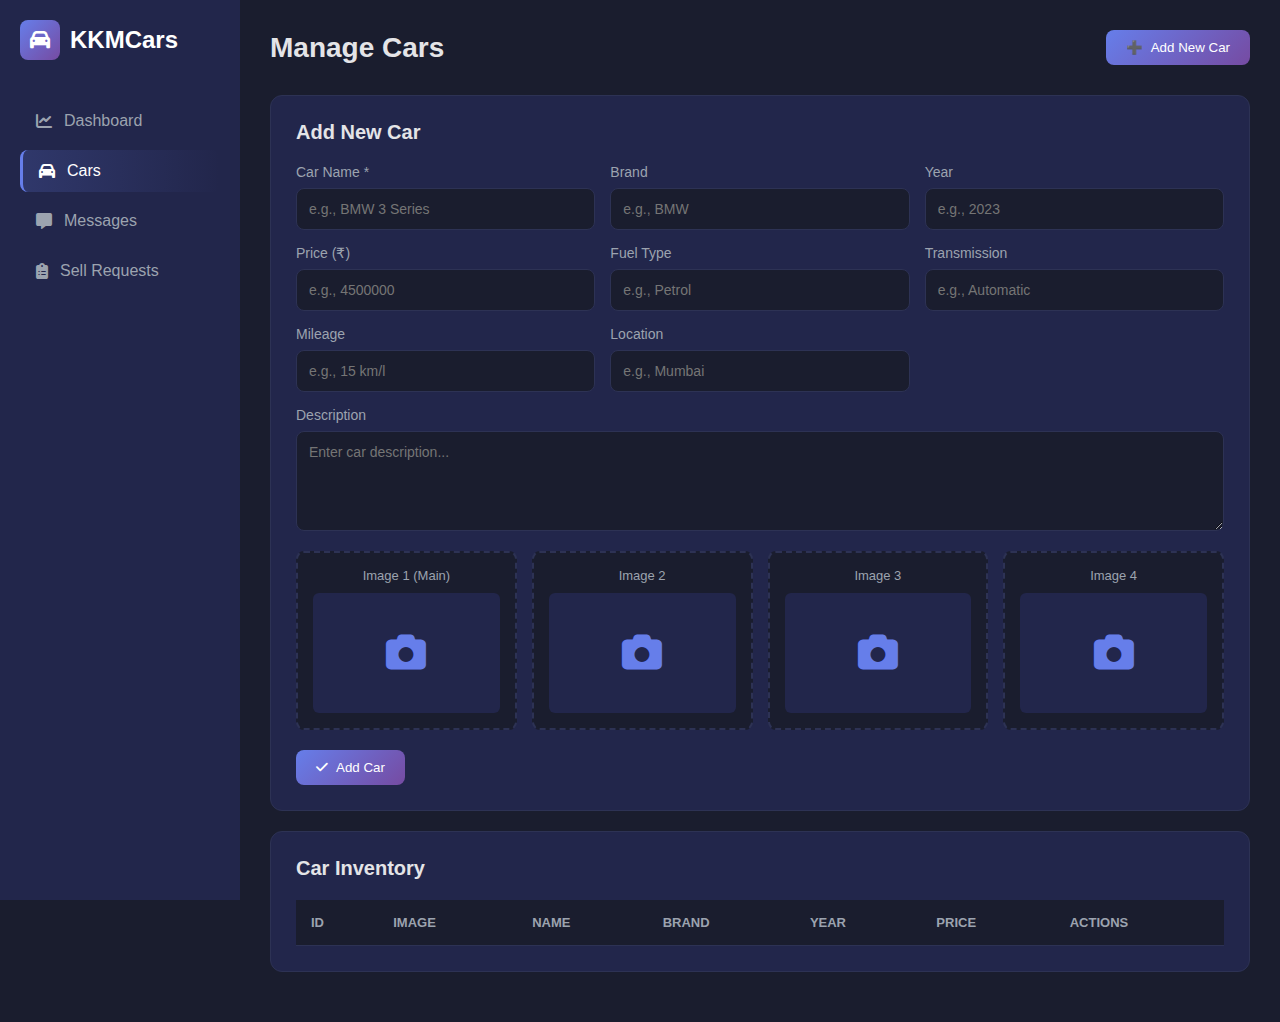
<file: frontend/cars.html>
<!DOCTYPE html>
<html lang="en">

<head>
    <meta charset="UTF-8">
    <meta name="viewport" content="width=device-width, initial-scale=1.0">
    <link rel="stylesheet" href="https://cdnjs.cloudflare.com/ajax/libs/font-awesome/6.5.0/css/all.min.css">
    <title>Cars Management | KKMCars Admin</title>
    <style>
        * {
            margin: 0;
            padding: 0;
            box-sizing: border-box;
        }
        
        body {
            font-family: 'Segoe UI', Tahoma, Geneva, Verdana, sans-serif;
            background: #1a1d2e;
            color: #e4e4e7;
            overflow-x: hidden;
        }
        
        .sidebar {
            position: fixed;
            left: 0;
            top: 0;
            width: 240px;
            height: 100vh;
            background: #22264b;
            padding: 20px;
            z-index: 100;
        }
        
        .logo {
            display: flex;
            align-items: center;
            gap: 10px;
            margin-bottom: 40px;
            font-size: 24px;
            font-weight: bold;
            color: #fff;
            text-decoration: none;
        }
        
        .logo-icon {
            width: 40px;
            height: 40px;
            background: linear-gradient(135deg, #667eea 0%, #764ba2 100%);
            border-radius: 8px;
            display: flex;
            align-items: center;
            justify-content: center;
            font-size: 20px;
        }
        
        .nav-menu {
            list-style: none;
        }
        
        .nav-item {
            margin-bottom: 8px;
        }
        
        .nav-link {
            display: flex;
            align-items: center;
            gap: 12px;
            padding: 12px 16px;
            color: #9ca3af;
            text-decoration: none;
            border-radius: 8px;
            transition: all 0.3s;
        }
        
        .nav-link:hover {
            background: #2d3254;
            color: #fff;
        }
        
        .nav-link.active {
            background: linear-gradient(90deg, rgba(102, 126, 234, 0.2) 0%, transparent 100%);
            border-left: 3px solid #667eea;
            color: #fff;
        }
        
        .main-content {
            margin-left: 240px;
            padding: 30px;
            min-height: 100vh;
        }
        
        .header {
            display: flex;
            justify-content: space-between;
            align-items: center;
            margin-bottom: 30px;
        }
        
        .header h1 {
            font-size: 28px;
            font-weight: 600;
        }
        
        .btn {
            padding: 10px 20px;
            border: none;
            border-radius: 8px;
            cursor: pointer;
            font-weight: 500;
            transition: all 0.3s;
            display: inline-flex;
            align-items: center;
            gap: 8px;
            text-decoration: none;
        }
        
        .btn-primary {
            background: linear-gradient(135deg, #667eea 0%, #764ba2 100%);
            color: #fff;
        }
        
        .btn-primary:hover {
            transform: translateY(-2px);
            box-shadow: 0 8px 20px rgba(102, 126, 234, 0.4);
        }
        
        .card {
            background: #22264b;
            border-radius: 12px;
            padding: 25px;
            margin-bottom: 20px;
            border: 1px solid #2d3254;
        }
        
        .card-header {
            display: flex;
            justify-content: space-between;
            align-items: center;
            margin-bottom: 20px;
        }
        
        .card-title {
            font-size: 20px;
            font-weight: 600;
        }
        
        .form-grid {
            display: grid;
            grid-template-columns: repeat(auto-fit, minmax(250px, 1fr));
            gap: 15px;
            margin-bottom: 15px;
        }
        
        .form-group {
            display: flex;
            flex-direction: column;
            gap: 8px;
        }
        
        .form-group label {
            color: #9ca3af;
            font-size: 14px;
            font-weight: 500;
        }
        
        .form-control {
            background: #1a1d2e;
            border: 1px solid #2d3254;
            border-radius: 8px;
            padding: 12px;
            color: #e4e4e7;
            font-size: 14px;
            transition: all 0.3s;
        }
        
        .form-control:focus {
            outline: none;
            border-color: #667eea;
            box-shadow: 0 0 0 3px rgba(102, 126, 234, 0.1);
        }
        
        textarea.form-control {
            min-height: 100px;
            resize: vertical;
            font-family: inherit;
        }
        
        .image-upload-grid {
            display: grid;
            grid-template-columns: repeat(auto-fit, minmax(200px, 1fr));
            gap: 15px;
            margin: 20px 0;
        }
        
        .image-upload-item {
            background: #1a1d2e;
            border: 2px dashed #2d3254;
            border-radius: 8px;
            padding: 15px;
            text-align: center;
            transition: all 0.3s;
        }
        
        .image-upload-item:hover {
            border-color: #667eea;
        }
        
        .image-upload-item label {
            display: block;
            color: #9ca3af;
            font-size: 13px;
            margin-bottom: 10px;
            font-weight: 500;
        }
        
        .image-upload-item input[type="file"] {
            display: none;
        }
        
        .upload-placeholder {
            width: 100%;
            height: 120px;
            background: #22264b;
            border-radius: 6px;
            display: flex;
            align-items: center;
            justify-content: center;
            color: #667eea;
            font-size: 40px;
            cursor: pointer;
            transition: all 0.3s;
        }
        
        .upload-placeholder:hover {
            background: #2d3254;
        }
        
        .preview-image {
            width: 100%;
            height: 120px;
            object-fit: cover;
            border-radius: 6px;
            cursor: pointer;
        }
        
        .table-container {
            overflow-x: auto;
        }
        
        table {
            width: 100%;
            border-collapse: separate;
            border-spacing: 0;
        }
        
        th,
        td {
            padding: 15px;
            text-align: left;
            border-bottom: 1px solid #2d3254;
        }
        
        th {
            background: #1a1d2e;
            color: #9ca3af;
            font-weight: 600;
            font-size: 13px;
            text-transform: uppercase;
        }
        
        td {
            color: #e4e4e7;
        }
        
        tr:hover td {
            background: #2d3254;
        }
        
        .table-img {
            width: 60px;
            height: 45px;
            object-fit: cover;
            border-radius: 6px;
        }
        
        .btn-group {
            display: flex;
            gap: 8px;
        }
        
        .btn-sm {
            padding: 6px 12px;
            font-size: 13px;
        }
        
        .btn-edit {
            background: #10b981;
            color: white;
        }
        
        .btn-delete {
            background: linear-gradient(135deg, #667eea 0%, #764ba2 100%);
            color: #fff;
        }
        
        .btn-delete:hover {
            transform: translateY(-2px);
            box-shadow: 0 8px 20px rgba(102, 126, 234, 0.4);
        }
        
        .empty-state {
            text-align: center;
            padding: 60px 20px;
            color: #9ca3af;
        }
        
        .empty-state-icon {
            font-size: 60px;
            margin-bottom: 20px;
            opacity: 0.5;
        }
        
        @media (max-width: 768px) {
            .sidebar {
                transform: translateX(-100%);
            }
            .main-content {
                margin-left: 0;
            }
            .form-grid {
                grid-template-columns: 1fr;
            }
        }
    </style>
</head>

<body>
    <div class="sidebar">
        <a href="dashboard.html" class="logo">
            <div class="logo-icon"><i class="fas fa-car"></i></div>
            <span>KKMCars</span>
        </a>
        <ul class="nav-menu">
            <li class="nav-item">
                <a href="dashboard.html" class="nav-link">
                    <i class="fa-solid fa-chart-line nav-icon"></i> Dashboard
                </a>
            </li>
            <li class="nav-item">
                <a href="cars.html" class="nav-link active">
                    <i class="fa-solid fa-car nav-icon"></i> Cars
                </a>
            </li>
            <li class="nav-item">
                <a href="messages.html" class="nav-link">
                    <i class="fa-solid fa-message nav-icon"></i> Messages
                </a>
            </li>
            <li class="nav-item">
                <a href="sell-requests.html" class="nav-link">
                    <i class="fa-solid fa-clipboard-list nav-icon"></i> Sell Requests
                </a>
            </li>
        </ul>
    </div>

    <div class="main-content">
        <div class="header">
            <h1>Manage Cars</h1>
            <button class="btn btn-primary" onclick="document.getElementById('addCarForm').scrollIntoView({behavior: 'smooth'})">
                <span>➕</span> Add New Car
            </button>
        </div>

        <div class="card">
            <div class="card-header">
                <h2 class="card-title">Add New Car</h2>
            </div>
            <form id="addCarForm">
                <div class="form-grid">
                    <div class="form-group">
                        <label>Car Name *</label>
                        <input type="text" name="name" class="form-control" placeholder="e.g., BMW 3 Series" required>
                    </div>
                    <div class="form-group">
                        <label>Brand</label>
                        <input type="text" name="brand" class="form-control" placeholder="e.g., BMW">
                    </div>
                    <div class="form-group">
                        <label>Year</label>
                        <input type="number" name="year" class="form-control" placeholder="e.g., 2023">
                    </div>
                    <div class="form-group">
                        <label>Price (₹)</label>
                        <input type="number" name="price" class="form-control" placeholder="e.g., 4500000">
                    </div>
                    <div class="form-group">
                        <label>Fuel Type</label>
                        <input type="text" name="fuel_type" class="form-control" placeholder="e.g., Petrol">
                    </div>
                    <div class="form-group">
                        <label>Transmission</label>
                        <input type="text" name="transmission" class="form-control" placeholder="e.g., Automatic">
                    </div>
                    <div class="form-group">
                        <label>Mileage</label>
                        <input type="text" name="mileage" class="form-control" placeholder="e.g., 15 km/l">
                    </div>
                    <div class="form-group">
                        <label>Location</label>
                        <input type="text" name="location" class="form-control" placeholder="e.g., Mumbai">
                    </div>
                </div>
                <div class="form-group">
                    <label>Description</label>
                    <textarea name="description" class="form-control" placeholder="Enter car description..."></textarea>
                </div>

                <div class="image-upload-grid">
                    <div class="image-upload-item">
                        <label for="image1">Image 1 (Main)</label>
                        <input type="file" id="image1" name="image1" accept="image/*">
                        <div class="upload-placeholder" onclick="document.getElementById('image1').click()">
                            <span id="icon1"><i class="fa-solid fa-camera"></i></span>
                        </div>
                        <img id="preview1" style="display: none;" class="preview-image">
                    </div>
                    <div class="image-upload-item">
                        <label for="image2">Image 2</label>
                        <input type="file" id="image2" name="image2" accept="image/*">
                        <div class="upload-placeholder" onclick="document.getElementById('image2').click()">
                            <span id="icon2"><i class="fa-solid fa-camera"></i></span>
                        </div>
                        <img id="preview2" style="display: none;" class="preview-image">
                    </div>
                    <div class="image-upload-item">
                        <label for="image3">Image 3</label>
                        <input type="file" id="image3" name="image3" accept="image/*">
                        <div class="upload-placeholder" onclick="document.getElementById('image3').click()">
                            <span id="icon3"><i class="fa-solid fa-camera"></i></span>
                        </div>
                        <img id="preview3" style="display: none;" class="preview-image">
                    </div>
                    <div class="image-upload-item">
                        <label for="image4">Image 4</label>
                        <input type="file" id="image4" name="image4" accept="image/*">
                        <div class="upload-placeholder" onclick="document.getElementById('image4').click()">
                            <span id="icon4"><i class="fa-solid fa-camera"></i></span>
                        </div>
                        <img id="preview4" style="display: none;" class="preview-image">
                    </div>
                </div>

                <button type="submit" class="btn btn-primary">
                    <span><i class="fa-solid fa-check"></i></span> Add Car
                </button>
            </form>
        </div>

        <div class="card">
            <div class="card-header">
                <h2 class="card-title">Car Inventory</h2>
            </div>
            <div class="table-container">
                <table id="carsTable">
                    <thead>
                        <tr>
                            <th>ID</th>
                            <th>Image</th>
                            <th>Name</th>
                            <th>Brand</th>
                            <th>Year</th>
                            <th>Price</th>
                            <th>Actions</th>
                        </tr>
                    </thead>
                    <tbody></tbody>
                </table>
            </div>
        </div>
    </div>

    <script>
        const BASE_URL = "http://127.0.0.1:5000";

        // Image Preview for Add Car Form
        for (let i = 1; i <= 4; i++) {
            const fileInput = document.getElementById(`image${i}`);
            const preview = document.getElementById(`preview${i}`);
            const icon = document.getElementById(`icon${i}`);

            fileInput.addEventListener('change', function(e) {
                if (e.target.files && e.target.files[0]) {
                    const reader = new FileReader();
                    reader.onload = function(event) {
                        preview.src = event.target.result;
                        preview.style.display = 'block';
                        icon.parentElement.style.display = 'none';
                    };
                    reader.readAsDataURL(e.target.files[0]);
                }
            });

            preview.addEventListener('click', function() {
                fileInput.click();
            });
        }

        // ADD CAR
        document.getElementById("addCarForm").addEventListener("submit", async function(e) {
            e.preventDefault();

            const formData = new FormData(this);

            try {
                const res = await fetch(`${BASE_URL}/api/add_car`, {
                    method: "POST",
                    body: formData
                });

                const data = await res.json();

                if (res.ok || data.ok) {
                    alert("Car added successfully!");
                    this.reset();
                    for (let i = 1; i <= 4; i++) {
                        document.getElementById(`preview${i}`).style.display = 'none';
                        document.getElementById(`icon${i}`).parentElement.style.display = 'flex';
                    }
                    loadCars();
                } else {
                    alert("Error: " + (data.msg || data.error || "Unknown error"));
                }
            } catch (err) {
                console.error("Add Car Error:", err);
                alert("Error adding car: " + err.message);
            }
        });

        // LOAD CARS
        async function loadCars() {
            try {
                const res = await fetch(`${BASE_URL}/api/cars`);
                const cars = await res.json();

                const tbody = document.querySelector("#carsTable tbody");
                tbody.innerHTML = "";

                if (cars.length === 0) {
                    tbody.innerHTML = `
                        <tr>
                            <td colspan="7" style="text-align: center; padding: 40px; color: #9ca3af;">
                                <div class="empty-state">
                                    <div class="empty-state-icon">🚗</div>
                                    <p>No cars added yet. Add your first car to get started!</p>
                                </div>
                            </td>
                        </tr>`;
                    return;
                }

                cars.forEach(car => {
                    let imageHtml = '';

                    if (car.image_url) {
                        imageHtml = `<img src="${car.image_url}" alt="Car" class="table-img" onerror="this.style.display='none'">`;
                    } else {
                        imageHtml = '<span style="color: #9ca3af;">No image</span>';
                    }

                    tbody.innerHTML += `
                        <tr>
                            <td>${car.id}</td>
                            <td>${imageHtml}</td>
                            <td><strong>${car.name}</strong></td>
                            <td>${car.brand || '-'}</td>
                            <td>${car.year || '-'}</td>
                            <td>${car.price ? '₹' + car.price.toLocaleString() : '-'}</td>
                            <td>
                                <div class="btn-group">
                                    <a href="editcar.html?id=${car.id}" class="btn btn-sm btn-edit">Edit</a>
                                    <button class="btn btn-sm btn-delete" onclick="deleteCar(${car.id})">Delete</button>
                                </div>
                            </td>
                        </tr>`;
                });
            } catch (err) {
                console.error("loadCars Error:", err);
            }
        }

        // DELETE CAR
        async function deleteCar(id) {
            if (!confirm("Are you sure you want to delete this car?")) return;
            try {
                const res = await fetch(`${BASE_URL}/api/delete_car/${id}`, {
                    method: "DELETE"
                });
                const data = await res.json();

                alert(data.msg || "Deleted");
                loadCars();
            } catch (err) {
                console.error("deleteCar Error:", err);
            }
        }

        // INITIAL LOAD
        loadCars();
    </script>
</body>

</html>
</file>
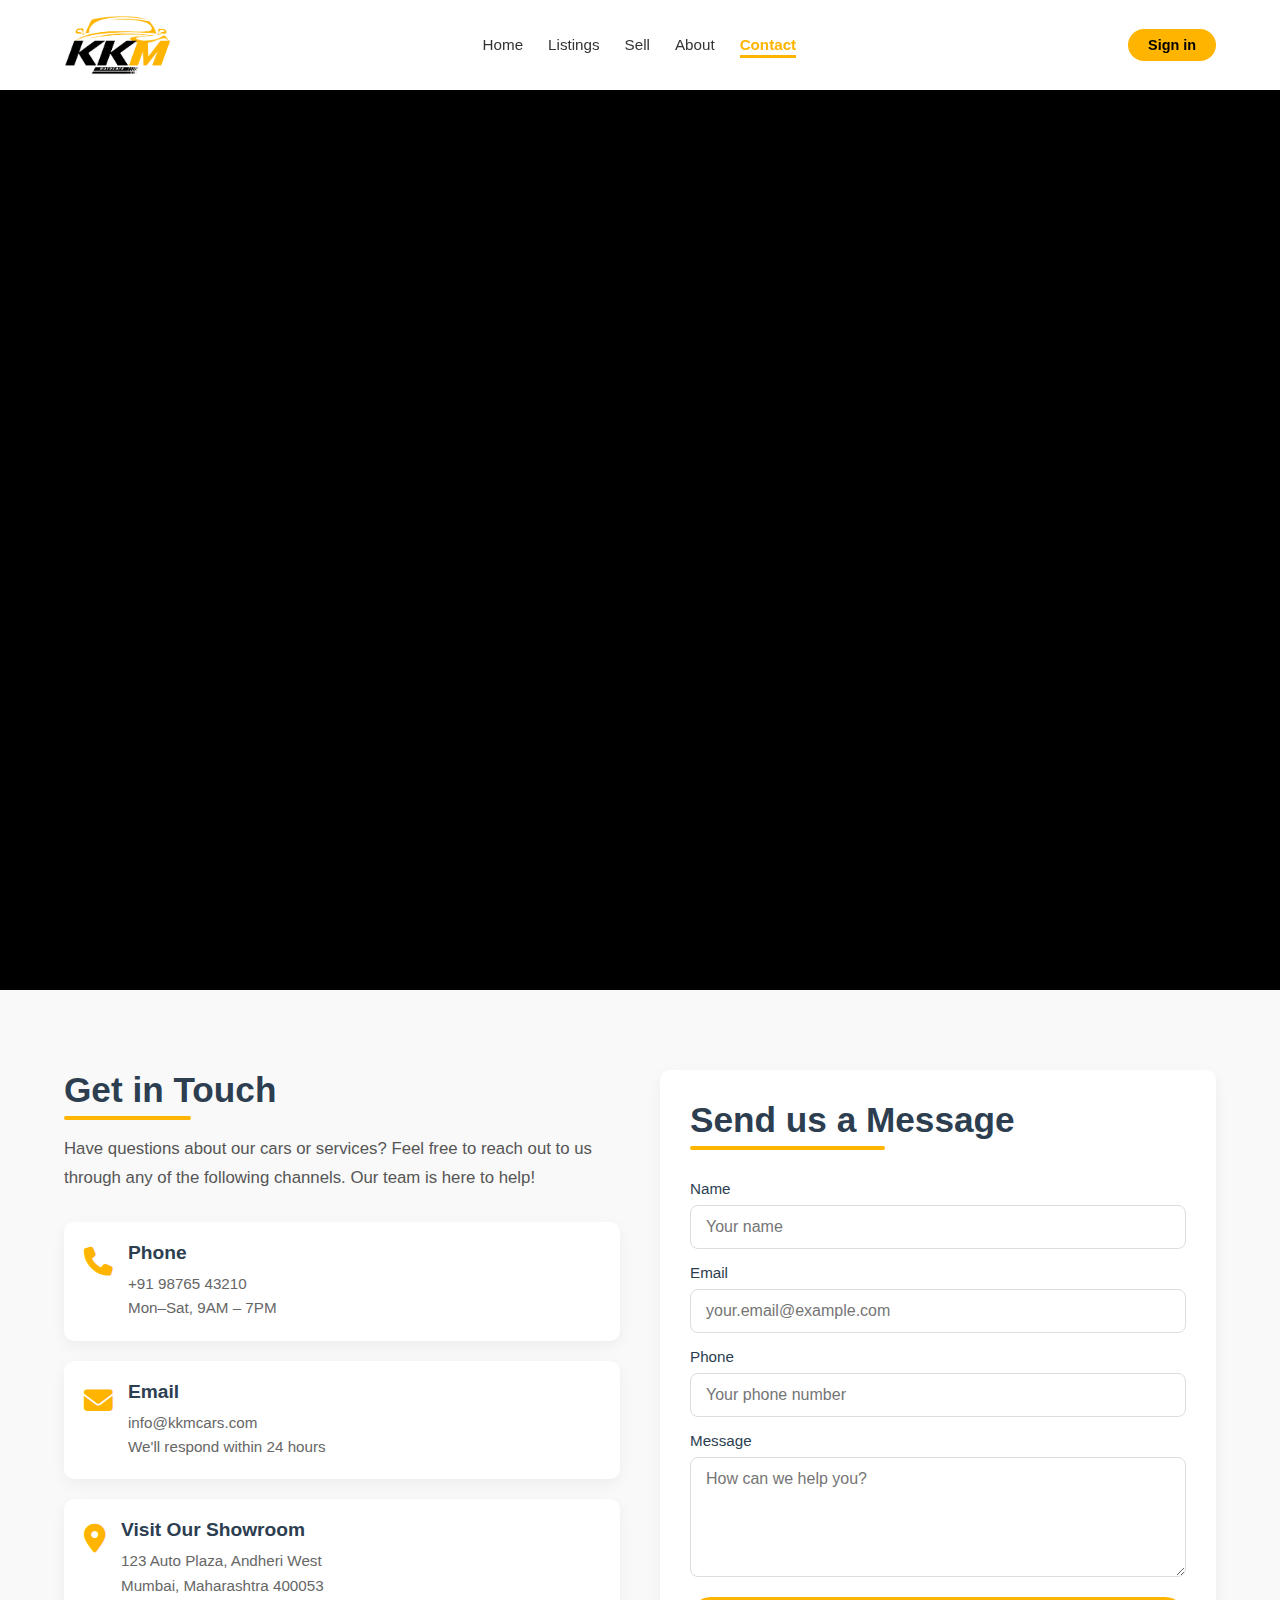
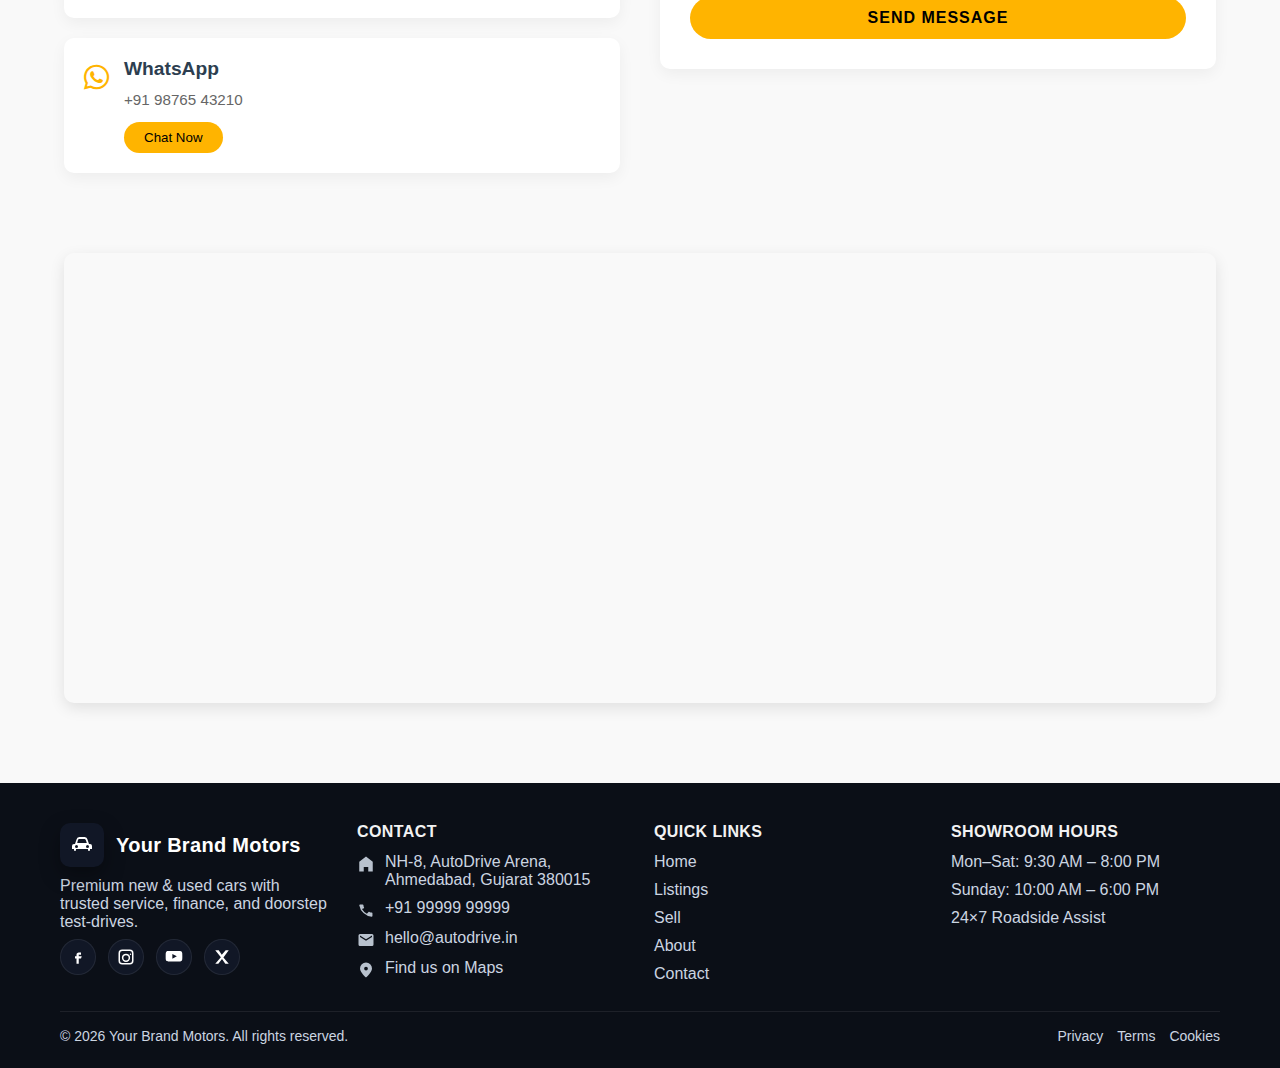
<file: frontend/contact.html>
<!DOCTYPE html>
<html lang="en">

<head>
    <meta charset="UTF-8">
    <meta name="viewport" content="width=device-width, initial-scale=1.0">
    <title>Contact Us | KKMCars</title>

    <link rel="stylesheet" href="assets/css/contact.css">
    <link rel="stylesheet" href="assets/css/style.css">
    <link rel="stylesheet" href="https://cdnjs.cloudflare.com/ajax/libs/font-awesome/6.4.0/css/all.min.css">
</head>

<body>
    <!-- Hero Section -->
    <section class="hero-3d">
        <div class="hero-3d-container">
            <div class="hero-3d-box">
                <div class="hero-3d-content">
                    <h1>Contact Us</h1>
                    <p>Discover the best deals on your dream car with KKM Cars. Quality vehicles at competitive prices.
                    </p>
                    <!-- <div class="hero-buttons">
                        <a href="buy.html" class="btn btn-primary">Browse Cars</a>
                        <a href="sell.html" class="btn btn-secondary">Sell Your Car</a>
                    </div> -->
                </div>
            </div>
        </div>
    </section>
    <section class="contact-grid-section">
        <div class="contact-grid">

            <div class="contact-info">
                <h2>Get in Touch</h2>
                <p>
                    Have questions about our cars or services? Feel free to reach out to us through any of the following channels. Our team is here to help!
                </p>

                <!-- Phone Card - Opens Dialer -->
                <div class="info-card" onclick="contactPhone()">
                    <i class="fa-solid fa-phone"></i>
                    <div>
                        <h4>Phone</h4>
                        <p>+91 98765 43210<br>Mon–Sat, 9AM – 7PM</p>
                    </div>
                </div>

                <!-- Email Card - Opens Email -->
                <div class="info-card" onclick="contactEmail()">
                    <i class="fa-solid fa-envelope"></i>
                    <div>
                        <h4>Email</h4>
                        <p>info@kkmcars.com<br>We'll respond within 24 hours</p>
                    </div>
                </div>

                <!-- Address Card - Opens Google Maps -->
                <div class="info-card" onclick="contactLocation()">
                    <i class="fa-solid fa-location-dot"></i>
                    <div>
                        <h4>Visit Our Showroom</h4>
                        <p>
                            123 Auto Plaza, Andheri West<br> Mumbai, Maharashtra 400053
                        </p>
                    </div>
                </div>

                <!-- WhatsApp Card - Opens WhatsApp only on Chat Now button -->
                <div class="info-card">
                    <i class="fa-brands fa-whatsapp"></i>
                    <div>
                        <h4>WhatsApp</h4>
                        <p>+91 98765 43210</p>
                        <button class="chat-btn" onclick="contactWhatsApp(event);">Chat Now</button>
                    </div>
                </div>
            </div>

            <!-- Right Side – Form -->
            <div class="contact-form-box">
                <h2>Send us a Message</h2>
                <form class="contact-form" id="contactForm">
                    <label>Name</label>
                    <input type="text" id="contactName" placeholder="Your name" required />

                    <label>Email</label>
                    <input type="email" id="contactEmail" placeholder="your.email@example.com" required />

                    <label>Phone</label>
                    <input type="text" id="contactPhone" placeholder="Your phone number" />

                    <label>Message</label>
                    <textarea id="contactMessage" rows="4" placeholder="How can we help you?"></textarea>

                    <button type="submit" class="send-btn">Send Message</button>
                </form>
                <div id="formMessage"></div>
            </div>
        </div>

        <!-- Map Section -->
        <div class="map-container">
            <iframe src="https://www.google.com/maps/embed?pb=!1m18!1m12!1m3!1d3771.3571990910856!2d72.8355!3d19.1232!2m3!1f0!2f0!3f0!3m2!1i1024!2i768!4f13.1!3m3!1m2!1s0x3be7b64b0a55bfb3%3A0xf3e05850bb8c2c8!2sAndheri%20West!5e0!3m2!1sen!2sin!4v1696258432456!5m2!1sen!2sin"
                allowfullscreen="" loading="lazy"></iframe>
        </div>
    </section>


    <script src="assets/js/script.js"></script>
    <script>
        // Direct Contact Functions
        function contactPhone() {
            window.location.href = "tel:+919876543210";
        }

        function contactEmail() {
            const email = "info@kkmcars.com";
            const subject = "Inquiry from KKM Cars";
            const body = "Hi,\n\nI would like to inquire about your services.\n\nThank you!";

            // Try to open default email client
            window.location.href = `mailto:${email}?subject=${encodeURIComponent(subject)}&body=${encodeURIComponent(body)}`;

            // Show feedback message
            alert("Opening your email client...\n\nIf it doesn't open, you can email us at: " + email);
        }

        function contactWhatsApp(event) {
            event.preventDefault();
            const phoneNumber = "919876543210";
            const message = "Hi! I'm interested in KKM Cars services.";
            window.open(`https://wa.me/${phoneNumber}?text=${encodeURIComponent(message)}`, "_blank");
        }

        function contactLocation() {
            const latitude = 19.1232;
            const longitude = 72.8355;
            const address = "123 Auto Plaza, Andheri West, Mumbai, Maharashtra 400053";
            // Opens Google Maps
            window.open(`https://www.google.com/maps/search/${encodeURIComponent(address)}`, "_blank");
        }

        // Contact Form Submission
        document.getElementById("contactForm").addEventListener("submit", async function(e) {
            e.preventDefault();

            const name = document.getElementById("contactName").value.trim();
            const email = document.getElementById("contactEmail").value.trim();
            const phone = document.getElementById("contactPhone").value.trim();
            const message = document.getElementById("contactMessage").value.trim();
            const formMessage = document.getElementById("formMessage");

            // Validation
            if (!name || !email || !message) {
                formMessage.innerHTML = '<p style="color: red;">Please fill in all required fields.</p>';
                return;
            }

            try {
                const response = await fetch("http://localhost:5000/api/contact", {
                    method: "POST",
                    headers: {
                        "Content-Type": "application/json"
                    },
                    body: JSON.stringify({
                        name: name,
                        email: email,
                        phone: phone,
                        message: message
                    })
                });

                const data = await response.json();

                if (data.ok) {
                    formMessage.innerHTML = '<p style="color: green;"> ' + data.msg + '</p>';
                    document.getElementById("contactForm").reset();
                    setTimeout(() => {
                        formMessage.innerHTML = '';
                    }, 5000);
                } else {
                    formMessage.innerHTML = '<p style="color: red;"> ' + data.msg + '</p>';
                }
            } catch (error) {
                console.error("Error:", error);
                formMessage.innerHTML = '<p style="color: red;"> Error sending message. Please try again.</p>';
            }
        });
    </script>
</body>

</html>
</file>
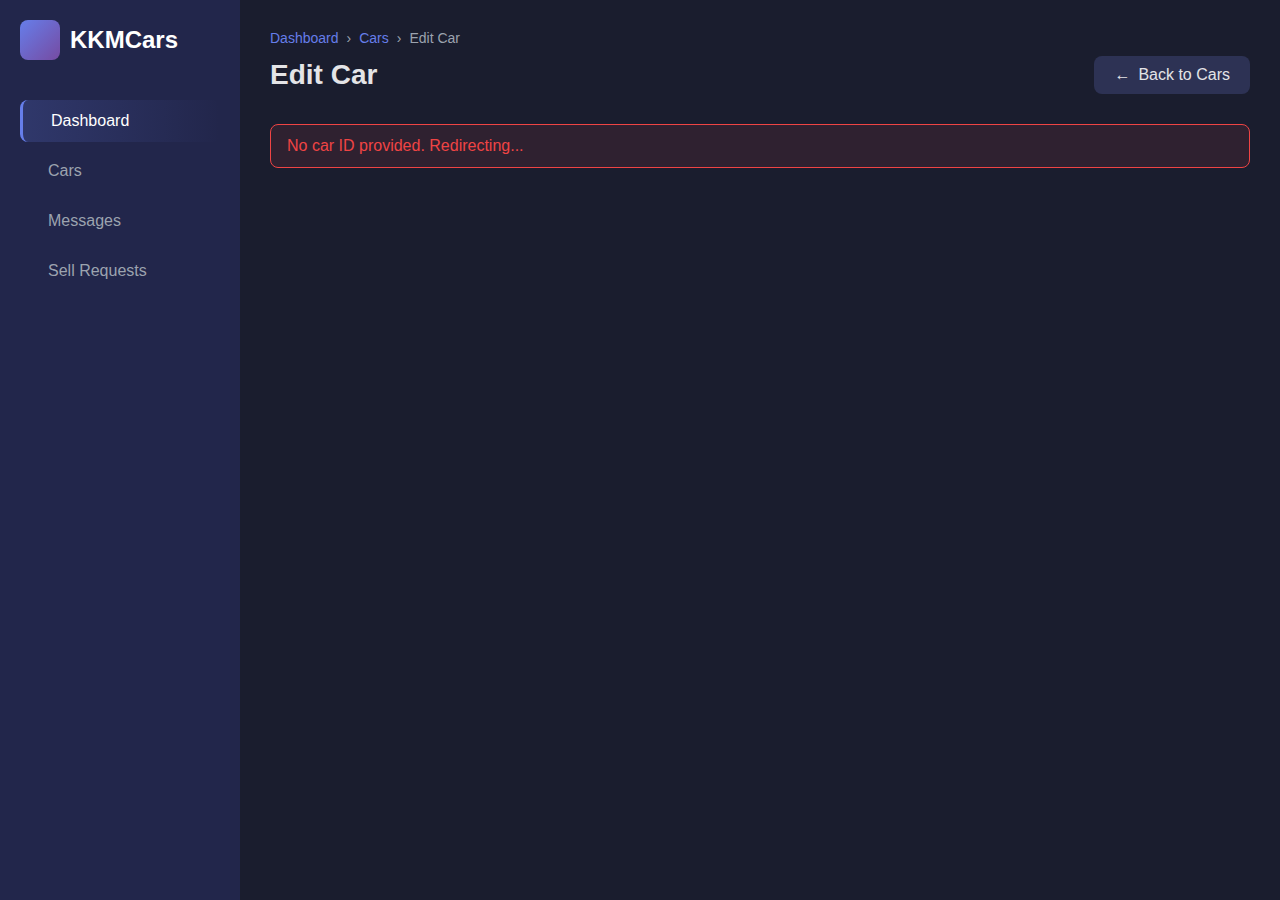
<file: frontend/editcar.html>
<!DOCTYPE html>
<html lang="en">

<head>
    <meta charset="UTF-8">
    <meta name="viewport" content="width=device-width, initial-scale=1.0">
    <title>Edit Car | KKMCars Admin</title>
    <style>
        * {
            margin: 0;
            padding: 0;
            box-sizing: border-box;
        }
        
        body {
            font-family: 'Segoe UI', Tahoma, Geneva, Verdana, sans-serif;
            background: #1a1d2e;
            color: #e4e4e7;
            overflow-x: hidden;
        }
        
        .sidebar {
            position: fixed;
            left: 0;
            top: 0;
            width: 240px;
            height: 100vh;
            background: #22264b;
            padding: 20px;
            z-index: 100;
        }
        
        .logo {
            display: flex;
            align-items: center;
            gap: 10px;
            margin-bottom: 40px;
            font-size: 24px;
            font-weight: bold;
            color: #fff;
            text-decoration: none;
        }
        
        .logo-icon {
            width: 40px;
            height: 40px;
            background: linear-gradient(135deg, #667eea 0%, #764ba2 100%);
            border-radius: 8px;
            display: flex;
            align-items: center;
            justify-content: center;
            font-size: 20px;
        }
        
        .nav-menu {
            list-style: none;
        }
        
        .nav-item {
            margin-bottom: 8px;
        }
        
        .nav-link {
            display: flex;
            align-items: center;
            gap: 12px;
            padding: 12px 16px;
            color: #9ca3af;
            text-decoration: none;
            border-radius: 8px;
            transition: all 0.3s;
        }
        
        .nav-link:hover {
            background: #2d3254;
            color: #fff;
        }
        
        .nav-link.active {
            background: linear-gradient(90deg, rgba(102, 126, 234, 0.2) 0%, transparent 100%);
            border-left: 3px solid #667eea;
            color: #fff;
        }
        
        .main-content {
            margin-left: 240px;
            padding: 30px;
            min-height: 100vh;
        }
        
        .header {
            display: flex;
            justify-content: space-between;
            align-items: center;
            margin-bottom: 30px;
        }
        
        .header h1 {
            font-size: 28px;
            font-weight: 600;
        }
        
        .breadcrumb {
            display: flex;
            align-items: center;
            gap: 8px;
            color: #9ca3af;
            font-size: 14px;
            margin-bottom: 10px;
        }
        
        .breadcrumb a {
            color: #667eea;
            text-decoration: none;
            transition: color 0.3s;
        }
        
        .breadcrumb a:hover {
            color: #764ba2;
        }
        
        .btn {
            padding: 10px 20px;
            border: none;
            border-radius: 8px;
            cursor: pointer;
            font-weight: 500;
            transition: all 0.3s;
            display: inline-flex;
            align-items: center;
            gap: 8px;
            text-decoration: none;
        }
        
        .btn-primary {
            background: linear-gradient(135deg, #667eea 0%, #764ba2 100%);
            color: #fff;
        }
        
        .btn-primary:hover {
            transform: translateY(-2px);
            box-shadow: 0 8px 20px rgba(102, 126, 234, 0.4);
        }
        
        .btn-secondary {
            background: #2d3254;
            color: #e4e4e7;
        }
        
        .btn-secondary:hover {
            background: #3d4264;
        }
        
        .card {
            background: #22264b;
            border-radius: 12px;
            padding: 25px;
            margin-bottom: 20px;
            border: 1px solid #2d3254;
        }
        
        .card-header {
            display: flex;
            justify-content: space-between;
            align-items: center;
            margin-bottom: 20px;
        }
        
        .card-title {
            font-size: 20px;
            font-weight: 600;
        }
        
        .form-grid {
            display: grid;
            grid-template-columns: repeat(auto-fit, minmax(250px, 1fr));
            gap: 15px;
            margin-bottom: 15px;
        }
        
        .form-group {
            display: flex;
            flex-direction: column;
            gap: 8px;
        }
        
        .form-group label {
            color: #9ca3af;
            font-size: 14px;
            font-weight: 500;
        }
        
        .form-control {
            background: #1a1d2e;
            border: 1px solid #2d3254;
            border-radius: 8px;
            padding: 12px;
            color: #e4e4e7;
            font-size: 14px;
            transition: all 0.3s;
        }
        
        .form-control:focus {
            outline: none;
            border-color: #667eea;
            box-shadow: 0 0 0 3px rgba(102, 126, 234, 0.1);
        }
        
        textarea.form-control {
            min-height: 100px;
            resize: vertical;
            font-family: inherit;
        }
        
        .image-upload-grid {
            display: grid;
            grid-template-columns: repeat(auto-fit, minmax(200px, 1fr));
            gap: 15px;
            margin: 20px 0;
        }
        
        .image-upload-item {
            background: #1a1d2e;
            border: 2px dashed #2d3254;
            border-radius: 8px;
            padding: 15px;
            text-align: center;
            transition: all 0.3s;
            position: relative;
        }
        
        .image-upload-item:hover {
            border-color: #667eea;
        }
        
        .image-upload-item label {
            display: block;
            color: #9ca3af;
            font-size: 13px;
            margin-bottom: 10px;
            font-weight: 500;
        }
        
        .image-upload-item input[type="file"] {
            display: none;
        }
        
        .upload-placeholder {
            width: 100%;
            height: 120px;
            background: #22264b;
            border-radius: 6px;
            display: flex;
            align-items: center;
            justify-content: center;
            color: #667eea;
            font-size: 40px;
            cursor: pointer;
            transition: all 0.3s;
        }
        
        .upload-placeholder:hover {
            background: #2d3254;
        }
        
        .preview-image {
            width: 100%;
            height: 120px;
            object-fit: cover;
            border-radius: 6px;
            cursor: pointer;
        }
        
        .remove-image {
            position: absolute;
            top: 20px;
            right: 20px;
            background: #ef4444;
            color: white;
            border: none;
            width: 24px;
            height: 24px;
            border-radius: 50%;
            cursor: pointer;
            display: none;
            align-items: center;
            justify-content: center;
            font-size: 16px;
            transition: all 0.3s;
            z-index: 10;
        }
        
        .remove-image:hover {
            background: #dc2626;
            transform: scale(1.1);
        }
        
        .image-upload-item:hover .remove-image {
            display: flex;
        }
        
        .btn-group {
            display: flex;
            gap: 12px;
            margin-top: 25px;
        }
        
        .loading {
            display: none;
            text-align: center;
            padding: 20px;
            color: #667eea;
        }
        
        .loading.active {
            display: block;
        }
        
        .alert {
            padding: 12px 16px;
            border-radius: 8px;
            margin-bottom: 20px;
            display: none;
        }
        
        .alert.active {
            display: block;
        }
        
        .alert-success {
            background: rgba(16, 185, 129, 0.1);
            border: 1px solid #10b981;
            color: #10b981;
        }
        
        .alert-error {
            background: rgba(239, 68, 68, 0.1);
            border: 1px solid #ef4444;
            color: #ef4444;
        }
        
        @media (max-width: 768px) {
            .sidebar {
                transform: translateX(-100%);
            }
            .main-content {
                margin-left: 0;
            }
            .form-grid {
                grid-template-columns: 1fr;
            }
            .btn-group {
                flex-direction: column;
            }
        }
    </style>
</head>

<body>
    <div class="sidebar">
        <a href="dashboard.html" class="logo">
            <div class="logo-icon"><i class="fas fa-car"></i></div>
            <span>KKMCars</span>
        </a>
        <ul class="nav-menu">
            <li class="nav-item">
                <a href="dashboard.html" class="nav-link active">
                    <i class="fa-solid fa-chart-line nav-icon"></i> Dashboard
                </a>
            </li>
            <li class="nav-item">
                <a href="cars.html" class="nav-link">
                    <i class="fa-solid fa-car nav-icon"></i> Cars
                </a>
            </li>
            <li class="nav-item">
                <a href="messages.html" class="nav-link">
                    <i class="fa-solid fa-message nav-icon"></i> Messages
                </a>
            </li>
            <li class="nav-item">
                <a href="sell-requests.html" class="nav-link">
                    <i class="fa-solid fa-clipboard-list nav-icon"></i> Sell Requests
                </a>
            </li>
        </ul>
    </div>

    <div class="main-content">
        <div class="breadcrumb">
            <a href="dashboard.html">Dashboard</a>
            <span>›</span>
            <a href="cars.html">Cars</a>
            <span>›</span>
            <span>Edit Car</span>
        </div>

        <div class="header">
            <h1>Edit Car</h1>
            <a href="cars.html" class="btn btn-secondary">
                <span>←</span> Back to Cars
            </a>
        </div>

        <div id="alertBox" class="alert"></div>

        <div id="loadingBox" class="loading">
            <div style="font-size: 40px; margin-bottom: 10px;">⏳</div>
            <p>Loading car details...</p>
        </div>

        <div class="card" id="editCardContainer" style="display: none;">
            <div class="card-header">
                <h2 class="card-title">Car Information</h2>
            </div>
            <form id="editCarForm">
                <input type="hidden" id="carId" name="car_id">

                <div class="form-grid">
                    <div class="form-group">
                        <label>Car Name *</label>
                        <input type="text" id="carName" name="name" class="form-control" placeholder="e.g., BMW 3 Series" required>
                    </div>
                    <div class="form-group">
                        <label>Brand</label>
                        <input type="text" id="carBrand" name="brand" class="form-control" placeholder="e.g., BMW">
                    </div>
                    <div class="form-group">
                        <label>Year</label>
                        <input type="number" id="carYear" name="year" class="form-control" placeholder="e.g., 2023">
                    </div>
                    <div class="form-group">
                        <label>Price (₹)</label>
                        <input type="number" id="carPrice" name="price" class="form-control" placeholder="e.g., 4500000">
                    </div>
                    <div class="form-group">
                        <label>Fuel Type</label>
                        <input type="text" id="carFuelType" name="fuel_type" class="form-control" placeholder="e.g., Petrol">
                    </div>
                    <div class="form-group">
                        <label>Transmission</label>
                        <input type="text" id="carTransmission" name="transmission" class="form-control" placeholder="e.g., Automatic">
                    </div>
                    <div class="form-group">
                        <label>Mileage</label>
                        <input type="text" id="carMileage" name="mileage" class="form-control" placeholder="e.g., 15 km/l">
                    </div>
                    <div class="form-group">
                        <label>Location</label>
                        <input type="text" id="carLocation" name="location" class="form-control" placeholder="e.g., Mumbai">
                    </div>
                </div>

                <div class="form-group">
                    <label>Description</label>
                    <textarea id="carDescription" name="description" class="form-control" placeholder="Enter car description..."></textarea>
                </div>

                <div class="card-header" style="margin-top: 30px;">
                    <h2 class="card-title">Car Images</h2>
                </div>

                <div class="image-upload-grid">
                    <div class="image-upload-item">
                        <label for="image1">Image 1 (Main)</label>
                        <input type="file" id="image1" name="image1" accept="image/*">
                        <button type="button" class="remove-image" onclick="removeImage(1)">×</button>
                        <div class="upload-placeholder" id="placeholder1" onclick="document.getElementById('image1').click()">
                            <span id="icon1"><i class="fa-solid fa-camera"></i></span>
                        </div>
                        <img id="preview1" style="display: none;" class="preview-image" onclick="document.getElementById('image1').click()">
                    </div>
                    <div class="image-upload-item">
                        <label for="image2">Image 2</label>
                        <input type="file" id="image2" name="image2" accept="image/*">
                        <button type="button" class="remove-image" onclick="removeImage(2)">×</button>
                        <div class="upload-placeholder" id="placeholder2" onclick="document.getElementById('image2').click()">
                            <span id="icon2"><i class="fa-solid fa-camera"></i></span>
                        </div>
                        <img id="preview2" style="display: none;" class="preview-image" onclick="document.getElementById('image2').click()">
                    </div>
                    <div class="image-upload-item">
                        <label for="image3">Image 3</label>
                        <input type="file" id="image3" name="image3" accept="image/*">
                        <button type="button" class="remove-image" onclick="removeImage(3)">×</button>
                        <div class="upload-placeholder" id="placeholder3" onclick="document.getElementById('image3').click()">
                            <span id="icon3"><i class="fa-solid fa-camera"></i></span>
                        </div>
                        <img id="preview3" style="display: none;" class="preview-image" onclick="document.getElementById('image3').click()">
                    </div>
                    <div class="image-upload-item">
                        <label for="image4">Image 4</label>
                        <input type="file" id="image4" name="image4" accept="image/*">
                        <button type="button" class="remove-image" onclick="removeImage(4)">×</button>
                        <div class="upload-placeholder" id="placeholder4" onclick="document.getElementById('image4').click()">
                            <span id="icon4"><i class="fa-solid fa-camera"></i></span>
                        </div>
                        <img id="preview4" style="display: none;" class="preview-image" onclick="document.getElementById('image4').click()">
                    </div>
                </div>

                <div class="btn-group">
                    <button type="submit" class="btn btn-primary">
                        <span><i class="fa-solid fa-check"></i></span> Update Car
                    </button>
                    <a href="cars.html" class="btn btn-secondary">Cancel</a>
                </div>
            </form>
        </div>
    </div>

    <script>
        const BASE_URL = "http://127.0.0.1:5000";

        // Get car ID from URL parameter
        function getCarIdFromURL() {
            const urlParams = new URLSearchParams(window.location.search);
            return urlParams.get('id');
        }

        // Show alert message
        function showAlert(message, type) {
            const alertBox = document.getElementById('alertBox');
            alertBox.textContent = message;
            alertBox.className = `alert alert-${type} active`;
            setTimeout(() => {
                alertBox.classList.remove('active');
            }, 5000);
        }

        // Image Preview
        for (let i = 1; i <= 4; i++) {
            const fileInput = document.getElementById(`image${i}`);
            const preview = document.getElementById(`preview${i}`);
            const placeholder = document.getElementById(`placeholder${i}`);

            fileInput.addEventListener('change', function(e) {
                if (e.target.files && e.target.files[0]) {
                    const reader = new FileReader();
                    reader.onload = function(event) {
                        preview.src = event.target.result;
                        preview.style.display = 'block';
                        placeholder.style.display = 'none';
                    };
                    reader.readAsDataURL(e.target.files[0]);
                }
            });
        }

        // Remove image
        function removeImage(index) {
            const preview = document.getElementById(`preview${index}`);
            const placeholder = document.getElementById(`placeholder${index}`);
            const fileInput = document.getElementById(`image${index}`);

            preview.style.display = 'none';
            placeholder.style.display = 'flex';
            fileInput.value = '';
            preview.src = '';
        }

        // Load existing image into preview
        function loadExistingImage(index, imageUrl) {
            const preview = document.getElementById(`preview${index}`);
            const placeholder = document.getElementById(`placeholder${index}`);

            console.log(`Loading image ${index}:`, imageUrl);

            if (imageUrl && imageUrl.trim() !== '' && imageUrl !== 'null' && imageUrl !== 'undefined') {
                preview.src = imageUrl;
                preview.style.display = 'block';
                placeholder.style.display = 'none';

                preview.onerror = function() {
                    console.error(`Failed to load image ${index}:`, imageUrl);
                    preview.style.display = 'none';
                    placeholder.style.display = 'flex';
                };

                preview.onload = function() {
                    console.log(`Image ${index} loaded successfully`);
                };
            } else {
                console.log(`No valid URL for image ${index}`);
            }
        }

        // Load car data
        async function loadCarData() {
            const carId = getCarIdFromURL();

            if (!carId) {
                showAlert('No car ID provided. Redirecting...', 'error');
                setTimeout(() => {
                    window.location.href = 'cars.html';
                }, 2000);
                return;
            }

            document.getElementById('loadingBox').classList.add('active');

            try {
                const res = await fetch(`${BASE_URL}/api/cars/${carId}`);

                if (!res.ok) {
                    throw new Error('Car not found');
                }

                const car = await res.json();

                console.log('Full car data:', car);
                console.log('Image URLs:', {
                    image1: car.image_url,
                    image2: car.image_url_2,
                    image3: car.image_url_3,
                    image4: car.image_url_4
                });

                // Populate form fields
                document.getElementById('carId').value = car.id;
                document.getElementById('carName').value = car.name || '';
                document.getElementById('carBrand').value = car.brand || '';
                document.getElementById('carYear').value = car.year || '';
                document.getElementById('carPrice').value = car.price || '';
                document.getElementById('carFuelType').value = car.fuel_type || '';
                document.getElementById('carTransmission').value = car.transmission || '';
                document.getElementById('carMileage').value = car.mileage || '';
                document.getElementById('carLocation').value = car.location || '';
                document.getElementById('carDescription').value = car.description || '';

                // Load ALL existing images - checking multiple possible field names
                const imageFields = [{
                    index: 1,
                    urls: [car.image_url, car.image1, car.image_1]
                }, {
                    index: 2,
                    urls: [car.image_url_2, car.image2, car.image_2]
                }, {
                    index: 3,
                    urls: [car.image_url_3, car.image3, car.image_3]
                }, {
                    index: 4,
                    urls: [car.image_url_4, car.image4, car.image_4]
                }];

                imageFields.forEach(field => {
                    const validUrl = field.urls.find(url => url && url.trim() !== '');
                    if (validUrl) {
                        loadExistingImage(field.index, validUrl);
                    }
                });

                document.getElementById('loadingBox').classList.remove('active');
                document.getElementById('editCardContainer').style.display = 'block';

            } catch (err) {
                console.error("Load Car Error:", err);
                showAlert('Error loading car data: ' + err.message, 'error');
                document.getElementById('loadingBox').classList.remove('active');
                setTimeout(() => {
                    window.location.href = 'cars.html';
                }, 2000);
            }
        }

        // Update car
        document.getElementById("editCarForm").addEventListener("submit", async function(e) {
            e.preventDefault();

            const carId = document.getElementById('carId').value;
            const formData = new FormData(this);

            try {
                const res = await fetch(`${BASE_URL}/api/update_car/${carId}`, {
                    method: "PUT",
                    body: formData
                });

                const data = await res.json();

                if (res.ok || data.ok) {
                    showAlert('Car updated successfully!', 'success');
                    setTimeout(() => {
                        window.location.href = 'cars.html';
                    }, 1500);
                } else {
                    showAlert('Error: ' + (data.msg || data.error || 'Unknown error'), 'error');
                }
            } catch (err) {
                console.error("Update Car Error:", err);
                showAlert('Error updating car: ' + err.message, 'error');
            }
        });

        // Load car data on page load
        loadCarData();
    </script>
</body>

</html>
</file>
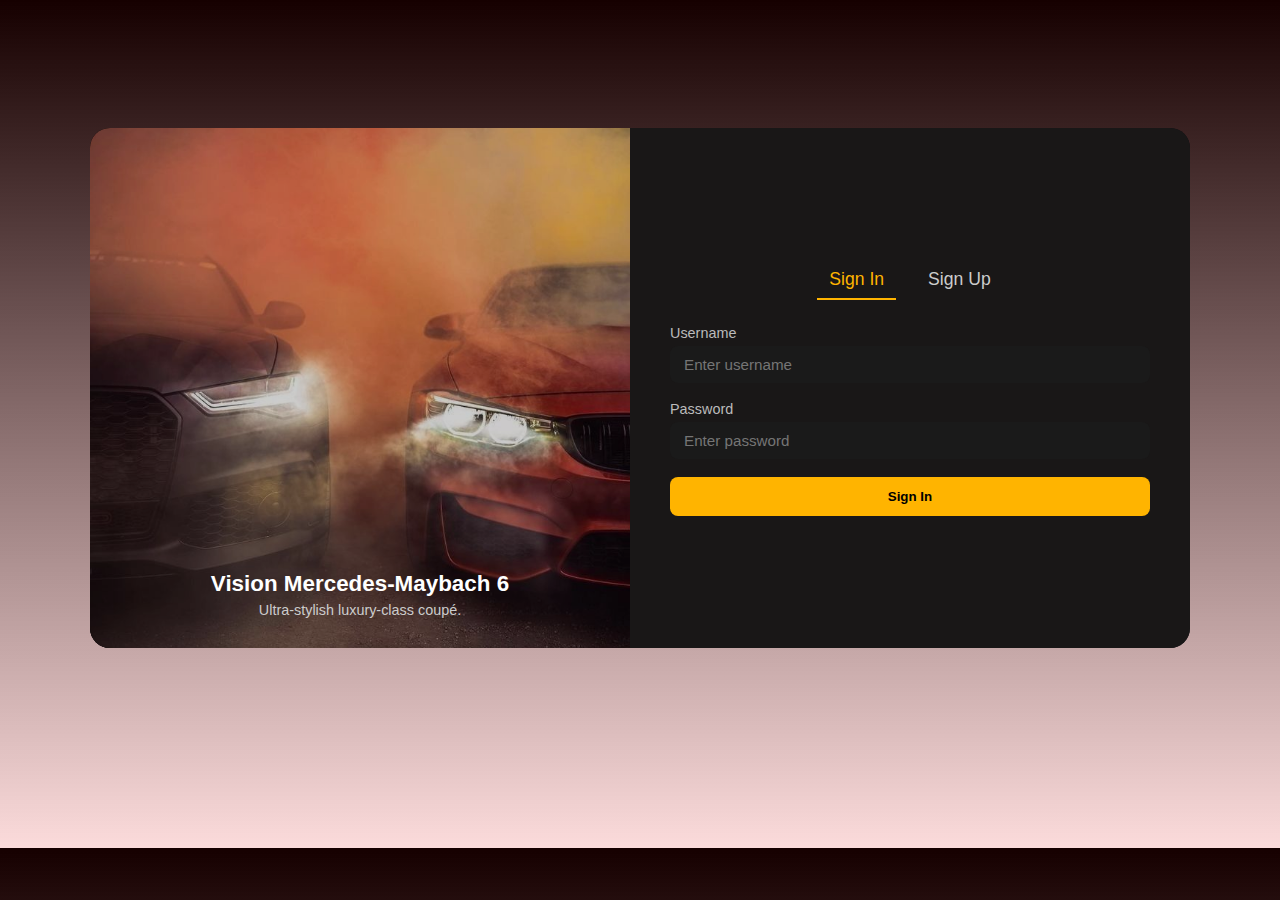
<file: frontend/login.html>
<!DOCTYPE html>
<html lang="en">

<head>
    <meta charset="UTF-8">
    <meta name="viewport" content="width=device-width, initial-scale=1.0">
    <title>KKMCars – Login / Signup</title>
    <link rel="stylesheet" href="assets/css/login.css">

</head>

<body>

    <div class="auth-container">
        <div class="auth-left">
            <img src="assets/images/img.jpg" alt="Luxury Car" class="auth-image" onerror="this.style.display='none'">
            <div class="auth-text">
                <h2>Vision Mercedes-Maybach 6</h2>
                <p>Ultra-stylish luxury-class coupé.</p>
            </div>
        </div>

        <div class="auth-right">
            <div class="auth-tabs">
                <button class="auth-tab active" id="signInTab">Sign In</button>
                <button class="auth-tab" id="signUpTab">Sign Up</button>
            </div>

            <!-- Messages -->
            <div id="errorMessage" class="error-message"></div>
            <div id="successMessage" class="success-message"></div>

            <div class="auth-forms">
                <!-- Sign In Form -->
                <form class="auth-form active" id="signInForm">
                    <div class="input-group">
                        <label>Username</label>
                        <input id="signin-username" type="text" placeholder="Enter username" required autocomplete="username">
                    </div>
                    <div class="input-group">
                        <label>Password</label>
                        <input id="signin-password" type="password" placeholder="Enter password" required autocomplete="current-password">
                    </div>
                    <button type="submit" class="auth-btn">Sign In</button>
                </form>

                <!-- Sign Up Form -->
                <form class="auth-form" id="signUpForm">
                    <div class="input-group">
                        <label>Full Name</label>
                        <input id="signup-fullname" type="text" placeholder="Enter full name" required>
                    </div>
                    <div class="input-group">
                        <label>Username</label>
                        <input id="signup-username" type="text" placeholder="Enter username" required autocomplete="username">
                    </div>
                    <div class="input-group">
                        <label>Email Address</label>
                        <input id="signup-email" type="email" placeholder="Enter email" required autocomplete="email">
                    </div>
                    <div class="input-group">
                        <label>Password</label>
                        <input id="signup-password" type="password" placeholder="Create password" required autocomplete="new-password">
                    </div>
                    <button type="submit" class="auth-btn">Sign Up</button>
                </form>
            </div>
        </div>
    </div>

    <script>
        const API_BASE = "http://127.0.0.1:5000/api";

        // ----- DOM Elements -----
        const signInTab = document.getElementById("signInTab");
        const signUpTab = document.getElementById("signUpTab");
        const signInForm = document.getElementById("signInForm");
        const signUpForm = document.getElementById("signUpForm");
        const authForms = document.querySelectorAll(".auth-form");
        const authTabs = document.querySelectorAll(".auth-tab");
        const errorMessage = document.getElementById("errorMessage");
        const successMessage = document.getElementById("successMessage");

        // ----- Helper Functions -----
        function showError(message) {
            console.error("Error:", message);
            errorMessage.textContent = message;
            errorMessage.style.display = 'block';
            successMessage.style.display = 'none';
            setTimeout(() => {
                errorMessage.style.display = 'none';
            }, 5000);
        }

        function showSuccess(message) {
            console.log("Success:", message);
            successMessage.textContent = message;
            successMessage.style.display = 'block';
            errorMessage.style.display = 'none';
        }

        // ----- Tab Switching -----
        function switchTab(tab) {
            authTabs.forEach(t => t.classList.remove("active"));
            authForms.forEach(f => f.classList.remove("active"));
            errorMessage.style.display = 'none';
            successMessage.style.display = 'none';

            if (tab === "signin") {
                signInTab.classList.add("active");
                signInForm.classList.add("active");
            } else {
                signUpTab.classList.add("active");
                signUpForm.classList.add("active");
            }
        }

        signInTab.addEventListener("click", () => switchTab("signin"));
        signUpTab.addEventListener("click", () => switchTab("signup"));

        // ----- Sign In -----
        signInForm.addEventListener("submit", async(e) => {
            e.preventDefault();

            const username = document.getElementById("signin-username").value.trim();
            const password = document.getElementById("signin-password").value.trim();

            if (!username || !password) {
                showError("Please enter both username and password.");
                return;
            }

            const submitBtn = signInForm.querySelector('.auth-btn');
            const originalText = submitBtn.textContent;
            submitBtn.textContent = 'Signing in...';
            submitBtn.disabled = true;

            try {
                console.log(" Attempting login for username:", username);

                const res = await fetch(`${API_BASE}/login`, {
                    method: "POST",
                    headers: {
                        "Content-Type": "application/json"
                    },
                    body: JSON.stringify({
                        username,
                        password
                    }),
                });

                console.log(" Response status:", res.status);
                const data = await res.json();
                console.log(" Response data:", data);

                if (res.ok && data.ok && data.user && data.token) {
                    console.log(" Login successful!");

                    // Store credentials
                    localStorage.setItem("token", data.token);
                    localStorage.setItem("username", data.user.username);
                    localStorage.setItem("user_id", data.user.id);
                    localStorage.setItem("user_email", data.user.email);
                    localStorage.setItem("user_fullname", data.user.full_name || "");

                    console.log("💾 Data stored in localStorage");

                    showSuccess("Login successful! Redirecting...");

                    // Redirect after a short delay
                    console.log("🔄 Redirecting to index.html in 1 second...");
                    setTimeout(() => {
                        console.log("➡️ Redirecting now...");
                        window.location.href = "index.html";
                    }, 1000);
                } else {
                    console.error(" Login failed:", data.msg);
                    showError(data.msg || "Login failed. Please check your credentials.");
                    submitBtn.textContent = originalText;
                    submitBtn.disabled = false;
                }
            } catch (err) {
                console.error(" Login error:", err);
                showError("Cannot connect to server. Please ensure the server is running on http://127.0.0.1:5000");
                submitBtn.textContent = originalText;
                submitBtn.disabled = false;
            }
        });

        // ----- Sign Up -----
        signUpForm.addEventListener("submit", async(e) => {
            e.preventDefault();

            const full_name = document.getElementById("signup-fullname").value.trim();
            const username = document.getElementById("signup-username").value.trim();
            const email = document.getElementById("signup-email").value.trim();
            const password = document.getElementById("signup-password").value.trim();

            if (!full_name || !username || !email || !password) {
                showError("All fields are required.");
                return;
            }

            // Basic email validation
            const emailRegex = /^[^\s@]+@[^\s@]+\.[^\s@]+$/;
            if (!emailRegex.test(email)) {
                showError("Please enter a valid email address.");
                return;
            }

            // Password strength check
            if (password.length < 6) {
                showError("Password must be at least 6 characters long.");
                return;
            }

            const submitBtn = signUpForm.querySelector('.auth-btn');
            const originalText = submitBtn.textContent;
            submitBtn.textContent = 'Signing up...';
            submitBtn.disabled = true;

            try {
                console.log("Attempting signup for username:", username);

                const res = await fetch(`${API_BASE}/signup`, {
                    method: "POST",
                    headers: {
                        "Content-Type": "application/json"
                    },
                    body: JSON.stringify({
                        full_name,
                        username,
                        email,
                        password
                    }),
                });

                console.log(" Response status:", res.status);
                const data = await res.json();
                console.log("Response data:", data);

                if (res.ok && data.ok) {
                    console.log("Signup successful!");
                    showSuccess("Signup successful! Please sign in with your credentials.");

                    // Clear form
                    signUpForm.reset();

                    // Switch to sign in tab after delay
                    setTimeout(() => {
                        switchTab("signin");
                        // Pre-fill username
                        document.getElementById("signin-username").value = username;
                        document.getElementById("signin-username").focus();
                    }, 2000);
                } else {
                    console.error("Signup failed:", data.msg);
                    showError(data.msg || "Signup failed. Please try again.");
                }

                submitBtn.textContent = originalText;
                submitBtn.disabled = false;
            } catch (err) {
                console.error(" Signup error:", err);
                showError("Cannot connect to server. Please ensure the server is running on http://127.0.0.1:5000");
                submitBtn.textContent = originalText;
                submitBtn.disabled = false;
            }
        });

        // ----- Check if already logged in -----
        document.addEventListener("DOMContentLoaded", () => {
            console.log(" Page loaded");

            const token = localStorage.getItem("token");
            const username = localStorage.getItem("username");

            if (token && username) {
                console.log("User already logged in:", username);
                console.log("Token exists:", token.substring(0, 20) + "...");
                // Auto-redirect to home page if already logged in
                // Uncomment the line below if you want automatic redirect
                // window.location.href = "index.html";
            } else {
                console.log(" No user logged in");
            }
        });

        // Add enter key support for better UX
        document.addEventListener("keypress", (e) => {
            if (e.key === "Enter") {
                const activeForm = document.querySelector(".auth-form.active");
                if (activeForm) {
                    activeForm.querySelector(".auth-btn").click();
                }
            }
        });
    </script>

</body>

</html>
</file>
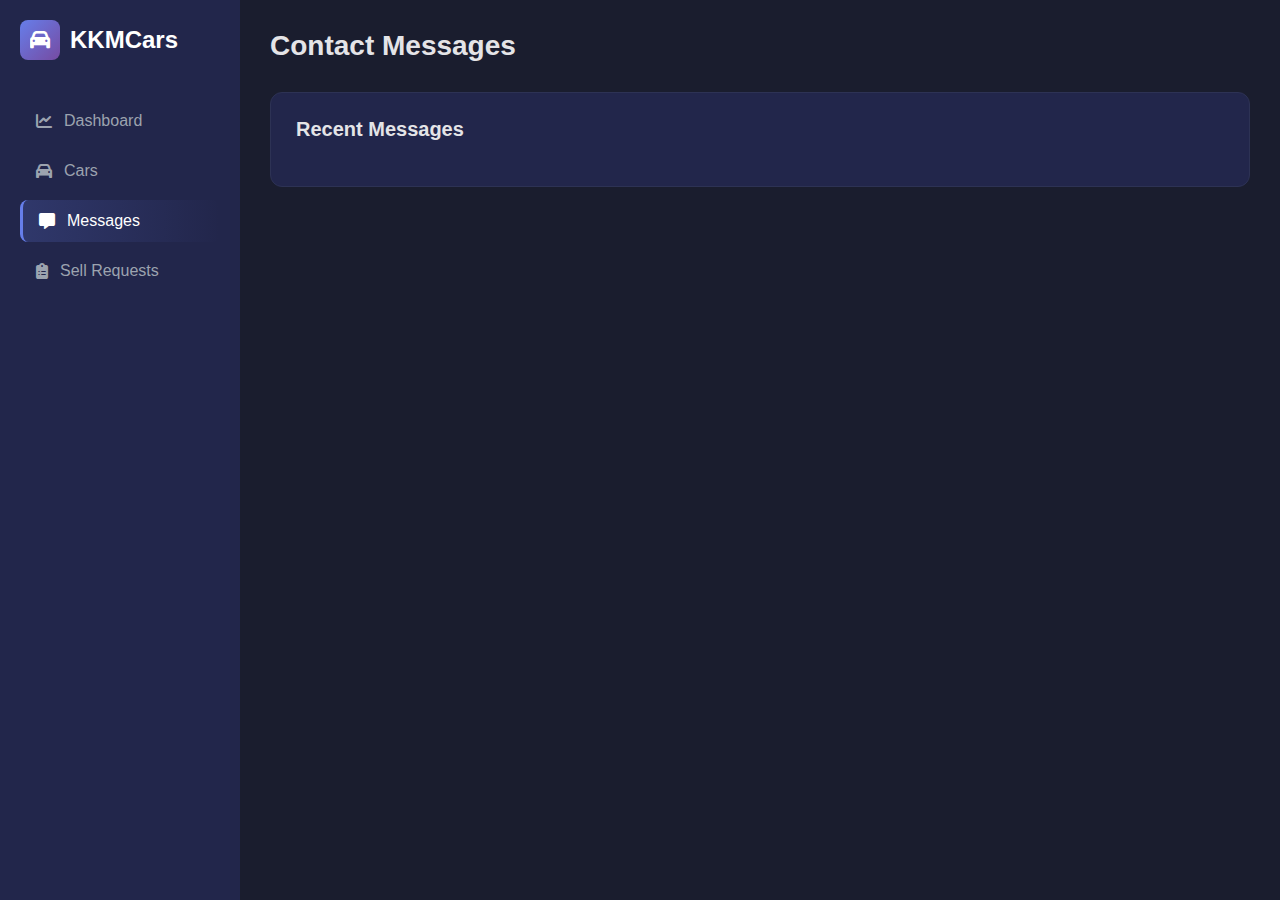
<file: frontend/messages.html>
<!DOCTYPE html>
<html lang="en">

<head>
    <meta charset="UTF-8">
    <meta name="viewport" content="width=device-width, initial-scale=1.0">
    <title>Messages | KKMCars Admin</title>
    <link rel="stylesheet" href="https://cdnjs.cloudflare.com/ajax/libs/font-awesome/6.5.0/css/all.min.css">
    <style>
        * {
            margin: 0;
            padding: 0;
            box-sizing: border-box;
        }
        
        body {
            font-family: 'Segoe UI', Tahoma, Geneva, Verdana, sans-serif;
            background: #1a1d2e;
            color: #e4e4e7;
            overflow-x: hidden;
        }
        
        .sidebar {
            position: fixed;
            left: 0;
            top: 0;
            width: 240px;
            height: 100vh;
            background: #22264b;
            padding: 20px;
            z-index: 100;
        }
        
        .logo {
            display: flex;
            align-items: center;
            gap: 10px;
            margin-bottom: 40px;
            font-size: 24px;
            font-weight: bold;
            color: #fff;
            text-decoration: none;
        }
        
        .logo-icon {
            width: 40px;
            height: 40px;
            background: linear-gradient(135deg, #667eea 0%, #764ba2 100%);
            border-radius: 8px;
            display: flex;
            align-items: center;
            justify-content: center;
            font-size: 20px;
        }
        
        .nav-menu {
            list-style: none;
        }
        
        .nav-item {
            margin-bottom: 8px;
        }
        
        .nav-link {
            display: flex;
            align-items: center;
            gap: 12px;
            padding: 12px 16px;
            color: #9ca3af;
            text-decoration: none;
            border-radius: 8px;
            transition: all 0.3s;
        }
        
        .nav-link:hover {
            background: #2d3254;
            color: #fff;
        }
        
        .nav-link.active {
            background: linear-gradient(90deg, rgba(102, 126, 234, 0.2) 0%, transparent 100%);
            border-left: 3px solid #667eea;
            color: #fff;
        }
        
        .main-content {
            margin-left: 240px;
            padding: 30px;
            min-height: 100vh;
        }
        
        .header {
            display: flex;
            justify-content: space-between;
            align-items: center;
            margin-bottom: 30px;
        }
        
        .header h1 {
            font-size: 28px;
            font-weight: 600;
        }
        
        .card {
            background: #22264b;
            border-radius: 12px;
            padding: 25px;
            margin-bottom: 20px;
            border: 1px solid #2d3254;
        }
        
        .card-header {
            display: flex;
            justify-content: space-between;
            align-items: center;
            margin-bottom: 20px;
        }
        
        .card-title {
            font-size: 20px;
            font-weight: 600;
        }
        
        .message-list {
            display: flex;
            flex-direction: column;
            gap: 15px;
        }
        
        .message-item {
            background: #1a1d2e;
            border-left: 3px solid #667eea;
            border-radius: 8px;
            padding: 20px;
            transition: all 0.3s;
        }
        
        .message-item:hover {
            transform: translateX(5px);
            box-shadow: 0 5px 15px rgba(0, 0, 0, 0.3);
        }
        
        .message-header {
            display: flex;
            justify-content: space-between;
            align-items: center;
            margin-bottom: 10px;
        }
        
        .message-author {
            font-weight: 600;
            color: #fff;
            font-size: 16px;
        }
        
        .message-date {
            color: #9ca3af;
            font-size: 12px;
        }
        
        .message-body {
            color: #e4e4e7;
            line-height: 1.6;
            margin: 10px 0;
            padding: 15px;
            background: #22264b;
            border-radius: 6px;
        }
        
        .message-meta {
            display: flex;
            gap: 20px;
            color: #9ca3af;
            font-size: 13px;
            margin-bottom: 10px;
        }
        
        .btn {
            padding: 10px 20px;
            border: none;
            border-radius: 8px;
            cursor: pointer;
            font-weight: 500;
            transition: all 0.3s;
            display: inline-flex;
            align-items: center;
            gap: 8px;
        }
        
        .btn-sm {
            padding: 6px 12px;
            font-size: 13px;
        }
        
        .btn-delete {
            background: linear-gradient(135deg, #667eea 0%, #764ba2 100%);
            color: white;
        }
        
        .btn-delete:hover {
            transform: translateY(-2px);
            box-shadow: 0 8px 20px rgba(102, 126, 234, 0.4);
        }
        
        .empty-state {
            text-align: center;
            padding: 60px 20px;
            color: #9ca3af;
        }
        
        .empty-state-icon {
            font-size: 60px;
            margin-bottom: 20px;
            opacity: 0.5;
        }
        
        @media (max-width: 768px) {
            .sidebar {
                transform: translateX(-100%);
            }
            .main-content {
                margin-left: 0;
            }
        }
    </style>
</head>

<body>
    <div class="sidebar">
        <a href="dashboard.html" class="logo">
            <div class="logo-icon"><i class="fas fa-car"></i></div>
            <span>KKMCars</span>
        </a>
        <ul class="nav-menu">
            <li class="nav-item">
                <a href="dashboard.html" class="nav-link">
                    <i class="fa-solid fa-chart-line nav-icon"></i> Dashboard
                </a>
            </li>
            <li class="nav-item">
                <a href="cars.html" class="nav-link">
                    <i class="fa-solid fa-car nav-icon"></i> Cars
                </a>
            </li>
            <li class="nav-item">
                <a href="messages.html" class="nav-link active">
                    <i class="fa-solid fa-message nav-icon"></i> Messages
                </a>
            </li>
            <li class="nav-item">
                <a href="sell-requests.html" class="nav-link">
                    <i class="fa-solid fa-clipboard-list nav-icon"></i> Sell Requests
                </a>
            </li>
        </ul>
    </div>

    <div class="main-content">
        <div class="header">
            <h1>Contact Messages</h1>
        </div>

        <div class="card">
            <div class="card-header">
                <h2 class="card-title">Recent Messages</h2>
            </div>
            <div id="contactMessagesContainer" class="message-list"></div>
        </div>
    </div>

    <script>
        const BASE_URL = "http://127.0.0.1:5000";

        // LOAD CONTACT MESSAGES
        async function loadContactMessages() {
            try {
                const res = await fetch(`${BASE_URL}/api/messages`);
                const data = await res.json();
                const container = document.getElementById("contactMessagesContainer");
                container.innerHTML = "";

                if (!data.messages || data.messages.length === 0) {
                    container.innerHTML = `
                        <div class="empty-state">
                            <div class="empty-state-icon"> <i class="fa-solid fa-message nav-icon"></i></div>
                            <p>No contact messages yet</p>
                        </div>`;
                    return;
                }

                data.messages.forEach(msg => {
                    const date = new Date(msg.created_at).toLocaleString();
                    const messageDiv = document.createElement('div');
                    messageDiv.className = 'message-item';
                    messageDiv.innerHTML = `
                        <div class="message-header">
                            <span class="message-author">${msg.username}</span>
                            <span class="message-date">${date}</span>
                        </div>
                        <div class="message-meta">
                            <span> ${msg.email}</span>
                        </div>
                        <div class="message-body">${msg.message}</div>
                        <button class="btn btn-sm btn-delete" onclick="deleteContactMessage(${msg.id})">Delete</button>
                    `;
                    container.appendChild(messageDiv);
                });
            } catch (err) {
                console.error("loadContactMessages Error:", err);
            }
        }

        // DELETE CONTACT MESSAGE
        async function deleteContactMessage(id) {
            if (!confirm("Delete this message?")) return;
            try {
                const res = await fetch(`${BASE_URL}/api/messages/${id}`, {
                    method: "DELETE"
                });
                const data = await res.json();
                alert(data.msg || "Deleted");
                loadContactMessages();
            } catch (err) {
                console.error("deleteContactMessage Error:", err);
                alert("Error deleting message");
            }
        }

        // INITIAL LOAD
        loadContactMessages();
    </script>
</body>

</html>
</file>
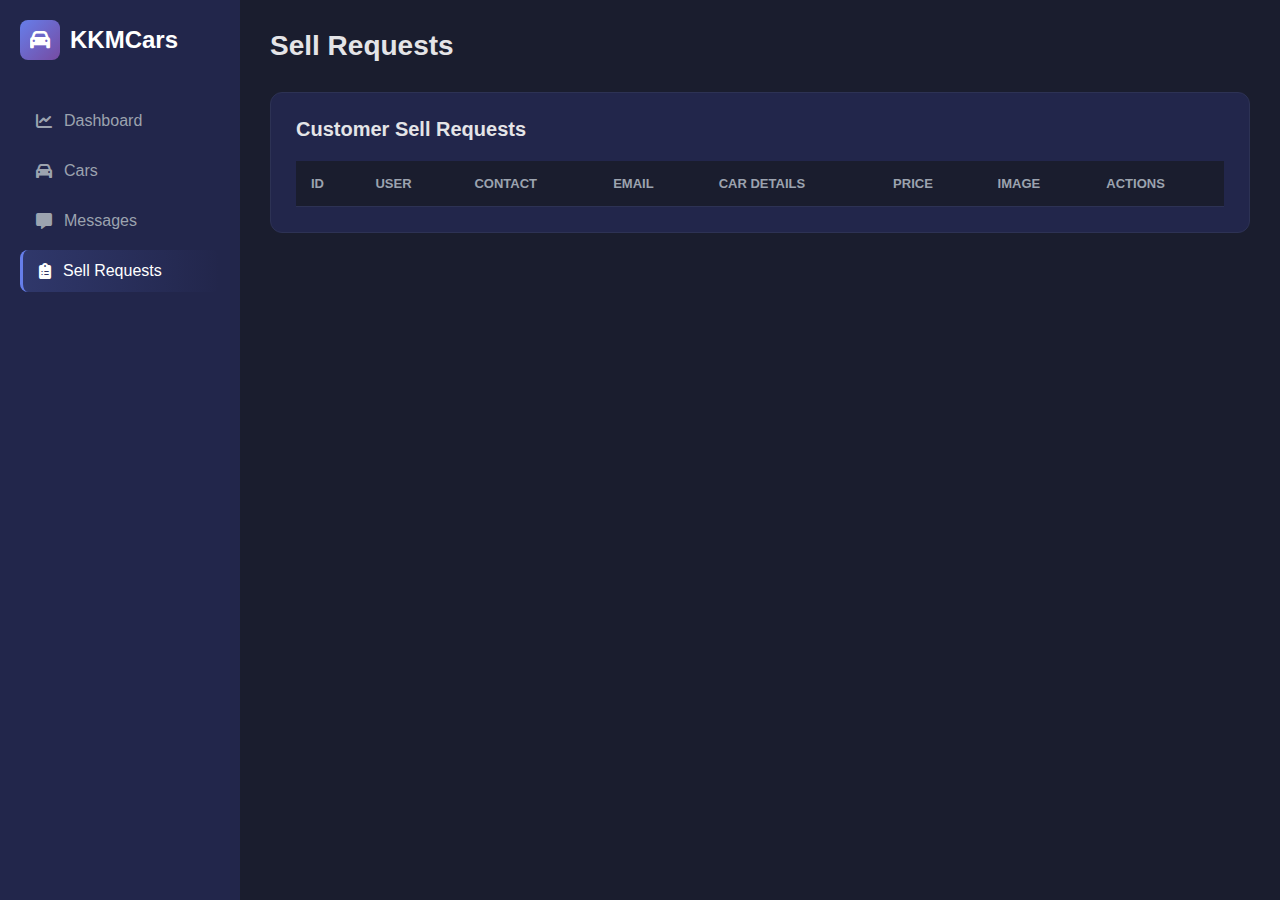
<file: frontend/sell-requests.html>
<!DOCTYPE html>
<html lang="en">

<head>
    <meta charset="UTF-8">
    <meta name="viewport" content="width=device-width, initial-scale=1.0">
    <title>Sell Requests | KKMCars Admin</title>
    <link rel="stylesheet" href="https://cdnjs.cloudflare.com/ajax/libs/font-awesome/6.5.0/css/all.min.css">
    <style>
        * {
            margin: 0;
            padding: 0;
            box-sizing: border-box;
        }
        
        body {
            font-family: 'Segoe UI', Tahoma, Geneva, Verdana, sans-serif;
            background: #1a1d2e;
            color: #e4e4e7;
            overflow-x: hidden;
        }
        
        .sidebar {
            position: fixed;
            left: 0;
            top: 0;
            width: 240px;
            height: 100vh;
            background: #22264b;
            padding: 20px;
            z-index: 100;
        }
        
        .logo {
            display: flex;
            align-items: center;
            gap: 10px;
            margin-bottom: 40px;
            font-size: 24px;
            font-weight: bold;
            color: #fff;
            text-decoration: none;
        }
        
        .logo-icon {
            width: 40px;
            height: 40px;
            background: linear-gradient(135deg, #667eea 0%, #764ba2 100%);
            border-radius: 8px;
            display: flex;
            align-items: center;
            justify-content: center;
            font-size: 20px;
        }
        
        .nav-menu {
            list-style: none;
        }
        
        .nav-item {
            margin-bottom: 8px;
        }
        
        .nav-link {
            display: flex;
            align-items: center;
            gap: 12px;
            padding: 12px 16px;
            color: #9ca3af;
            text-decoration: none;
            border-radius: 8px;
            transition: all 0.3s;
        }
        
        .nav-link:hover {
            background: #2d3254;
            color: #fff;
        }
        
        .nav-link.active {
            background: linear-gradient(90deg, rgba(102, 126, 234, 0.2) 0%, transparent 100%);
            border-left: 3px solid #667eea;
            color: #fff;
        }
        
        .main-content {
            margin-left: 240px;
            padding: 30px;
            min-height: 100vh;
        }
        
        .header {
            display: flex;
            justify-content: space-between;
            align-items: center;
            margin-bottom: 30px;
        }
        
        .header h1 {
            font-size: 28px;
            font-weight: 600;
        }
        
        .card {
            background: #22264b;
            border-radius: 12px;
            padding: 25px;
            margin-bottom: 20px;
            border: 1px solid #2d3254;
        }
        
        .card-header {
            display: flex;
            justify-content: space-between;
            align-items: center;
            margin-bottom: 20px;
        }
        
        .card-title {
            font-size: 20px;
            font-weight: 600;
        }
        
        .table-container {
            overflow-x: auto;
        }
        
        table {
            width: 100%;
            border-collapse: separate;
            border-spacing: 0;
        }
        
        th,
        td {
            padding: 15px;
            text-align: left;
            border-bottom: 1px solid #2d3254;
        }
        
        th {
            background: #1a1d2e;
            color: #9ca3af;
            font-weight: 600;
            font-size: 13px;
            text-transform: uppercase;
        }
        
        td {
            color: #e4e4e7;
        }
        
        tr:hover td {
            background: #2d3254;
        }
        
        .table-img {
            width: 60px;
            height: 45px;
            object-fit: cover;
            border-radius: 6px;
        }
        
        .btn {
            padding: 10px 20px;
            border: none;
            border-radius: 8px;
            cursor: pointer;
            font-weight: 500;
            transition: all 0.3s;
            display: inline-flex;
            align-items: center;
            gap: 8px;
        }
        
        .btn-sm {
            padding: 6px 12px;
            font-size: 13px;
        }
        
        .btn-delete {
            background: linear-gradient(135deg, #667eea 0%, #764ba2 100%);
            color: #fff;
        }
        
        .btn-delete:hover {
            transform: translateY(-2px);
            box-shadow: 0 8px 20px rgba(102, 126, 234, 0.4);
        }
        
        .empty-state {
            text-align: center;
            padding: 60px 20px;
            color: #9ca3af;
        }
        
        .empty-state-icon {
            font-size: 60px;
            margin-bottom: 20px;
            opacity: 0.5;
        }
        
        @media (max-width: 768px) {
            .sidebar {
                transform: translateX(-100%);
            }
            .main-content {
                margin-left: 0;
            }
        }
    </style>
</head>

<body>
    <div class="sidebar">
        <a href="dashboard.html" class="logo">
            <div class="logo-icon"><i class="fas fa-car"></i></div>
            <span>KKMCars</span>
        </a>
        <ul class="nav-menu">
            <li class="nav-item">
                <a href="dashboard.html" class="nav-link ">
                    <i class="fa-solid fa-chart-line nav-icon"></i> Dashboard
                </a>
            </li>
            <li class="nav-item">
                <a href="cars.html" class="nav-link">
                    <i class="fa-solid fa-car nav-icon"></i> Cars
                </a>
            </li>
            <li class="nav-item">
                <a href="messages.html" class="nav-link">
                    <i class="fa-solid fa-message nav-icon"></i> Messages
                </a>
            </li>
            <li class="nav-item">
                <a href="sell-requests.html" class="nav-link active">
                    <i class="fa-solid fa-clipboard-list nav-icon"></i> Sell Requests
                </a>
            </li>
        </ul>
    </div>

    <div class="main-content">
        <div class="header">
            <h1>Sell Requests</h1>
        </div>

        <div class="card">
            <div class="card-header">
                <h2 class="card-title">Customer Sell Requests</h2>
            </div>
            <div class="table-container">
                <table id="sellRequestsTable">
                    <thead>
                        <tr>
                            <th>ID</th>
                            <th>User</th>
                            <th>Contact</th>
                            <th>Email</th>
                            <th>Car Details</th>
                            <th>Price</th>
                            <th>Image</th>
                            <th>Actions</th>
                        </tr>
                    </thead>
                    <tbody></tbody>
                </table>
            </div>
        </div>
    </div>

    <script>
        const BASE_URL = "http://127.0.0.1:5000";

        // LOAD SELL REQUESTS
        async function loadSellRequests() {
            try {
                const res = await fetch(`${BASE_URL}/api/sell_requests`);
                const data = await res.json();

                const tbody = document.querySelector("#sellRequestsTable tbody");
                tbody.innerHTML = "";

                if (!data.requests || data.requests.length === 0) {
                    tbody.innerHTML = `
                        <tr>
                            <td colspan="8" style="text-align: center; padding: 40px; color: #9ca3af;">
                                <div class="empty-state">
                                    <div class="empty-state-icon"> <i class="fa-solid fa-clipboard-list nav-icon"></i></div>
                                    <p>No sell requests yet</p>
                                </div>
                            </td>
                        </tr>`;
                    return;
                }

                data.requests.forEach(r => {
                    const carDetails = `${r.car_brand || '-'} ${r.car_model || '-'} (${r.year || '-'})`;
                    const imageHtml = r.image ? `<img src="${r.image}" class="table-img">` : '-';

                    tbody.innerHTML += `
                        <tr>
                            <td>${r.id}</td>
                            <td><strong>${r.user_name}</strong></td>
                            <td>${r.contact_number}</td>
                            <td>${r.email || '-'}</td>
                            <td>${carDetails}<br><small style="color: #9ca3af;">${r.fuel_type || ''} • ${r.mileage || ''}</small></td>
                            <td>${r.price ? '₹' + r.price.toLocaleString() : '-'}</td>
                            <td>${imageHtml}</td>
                            <td>
                                <button class="btn btn-sm btn-delete" onclick="deleteSellRequest(${r.id})">Delete</button>
                            </td>
                        </tr>`;
                });
            } catch (err) {
                console.error("loadSellRequests Error:", err);
            }
        }

        // DELETE SELL REQUEST
        async function deleteSellRequest(id) {
            if (!confirm("Delete this sell request?")) return;
            try {
                const res = await fetch(`${BASE_URL}/api/delete_sell_request/${id}`, {
                    method: "DELETE"
                });
                const data = await res.json();

                alert(data.msg || "Deleted");
                loadSellRequests();
            } catch (err) {
                console.error("deleteSellRequest Error:", err);
                alert("Error deleting sell request");
            }
        }

        // INITIAL LOAD
        loadSellRequests();
    </script>
</body>

</html>
</file>
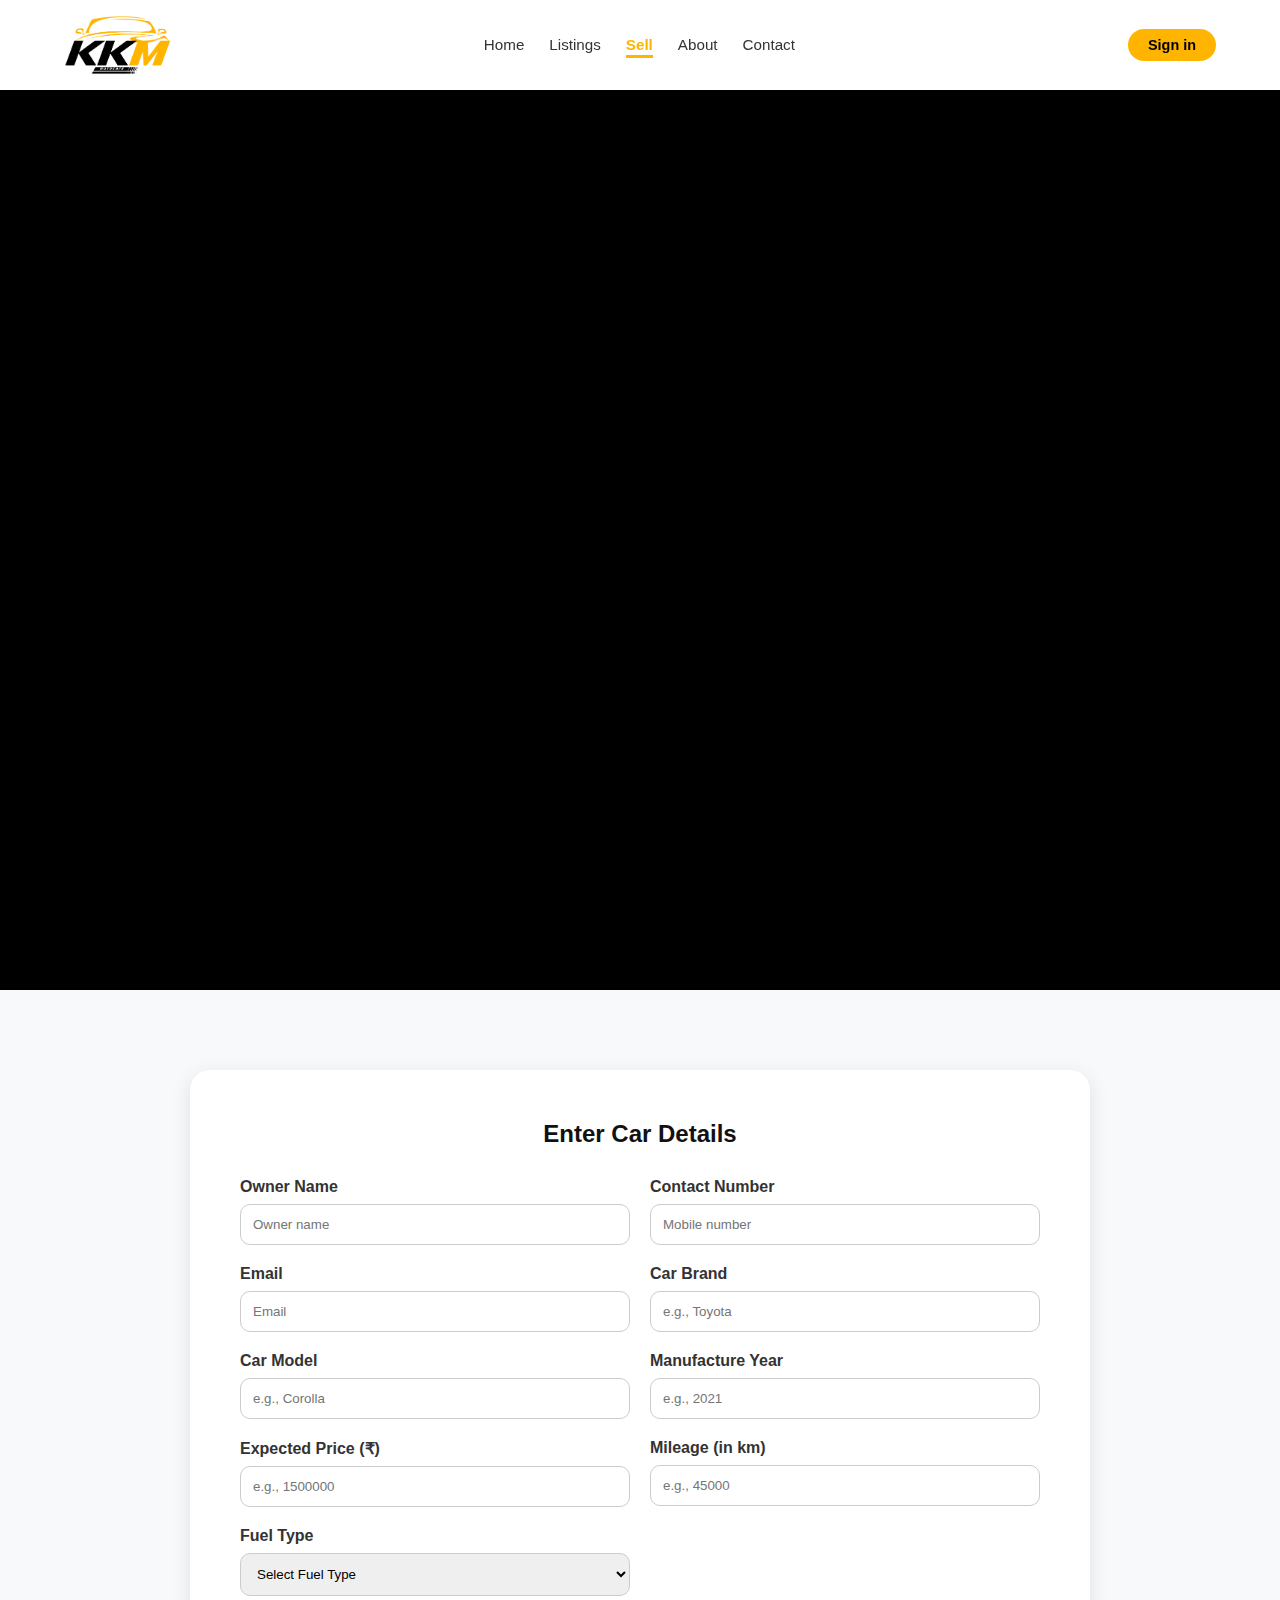
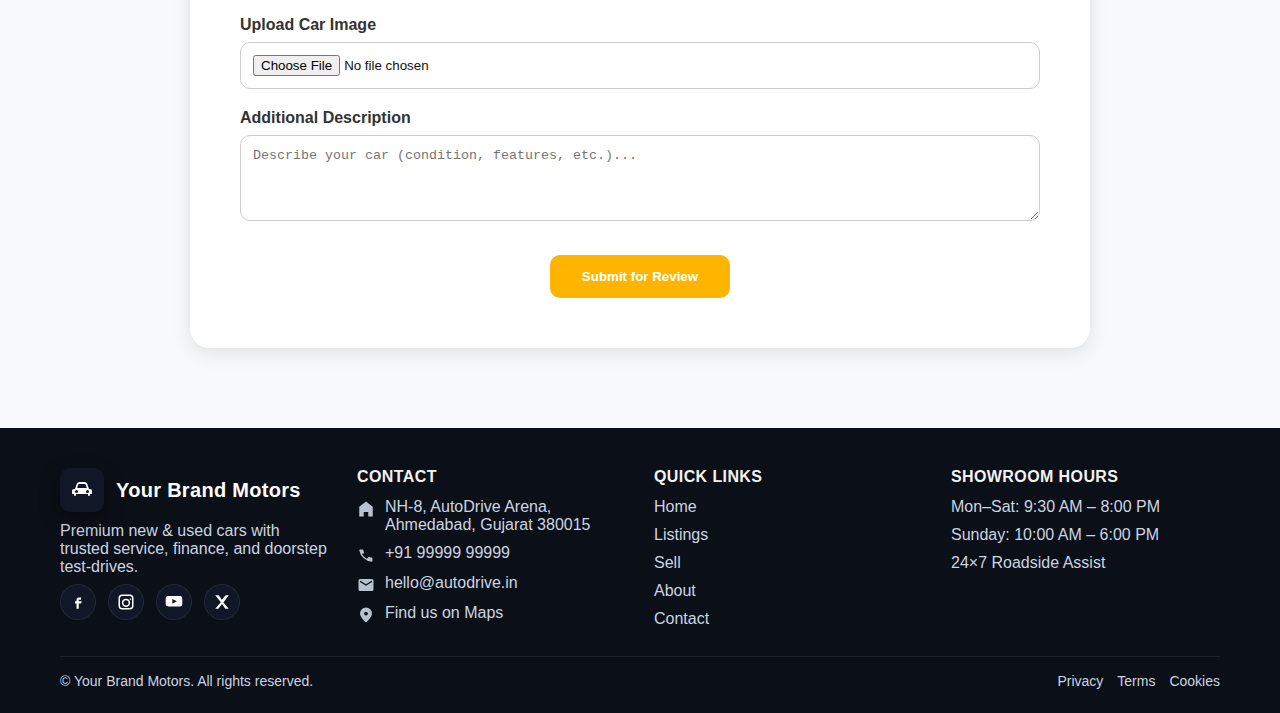
<file: frontend/sell.html>
<!DOCTYPE html>
<html lang="en">

<head>
    <meta charset="UTF-8" />
    <meta name="viewport" content="width=device-width, initial-scale=1.0" />
    <title>Sell Your Car | KKMCars</title>
    <link rel="stylesheet" href="assets/css/sell.css" />
    <link rel="stylesheet" href="assets/css/style.css">
    <link rel="stylesheet" href="https://cdnjs.cloudflare.com/ajax/libs/font-awesome/6.4.0/css/all.min.css" />

</head>

<body>

    <!-- Sell Hero Section -->
    <section class="hero-3d">
        <div class="hero-3d-container">
            <div class="hero-3d-box">
                <div class="hero-3d-content">
                    <h1>Sell Your Car Easily & Securely</h1>
                    <p>Submit your car details and get the best offer instantly!</p>
                    <div class="hero-buttons">
                        <a href="#sell-form" class="start-selling-btn">Start Selling →</a>
                    </div>
                </div>
            </div>
        </div>
    </section>


    <!-- Sell Form Section -->
    <section id="sell-form" class="sell-form-section">
        <div class="form-container">
            <h2>Enter Car Details</h2>

            <!-- Success/Error Messages -->
            <div id="successMessage" class="message-box success-box"></div>
            <div id="errorMessage" class="message-box error-box"></div>

            <form id="sellForm" enctype="multipart/form-data">
                <div class="form-grid">
                    <div class="form-group">
                        <label for="name">Owner Name</label>
                        <input type="text" id="name" name="name" placeholder="Owner name" required>
                    </div>
                    <div class="form-group">
                        <label for="num">Contact Number</label>
                        <input type="tel" id="num" name="num" placeholder="Mobile number" required pattern="[0-9]{10}">
                    </div>
                    <div class="form-group">
                        <label for="mail">Email</label>
                        <input type="email" id="mail" name="mail" placeholder="Email" required>
                    </div>
                    <div class="form-group">
                        <label for="brand">Car Brand</label>
                        <input type="text" id="brand" name="brand" placeholder="e.g., Toyota" required>
                    </div>
                    <div class="form-group">
                        <label for="model">Car Model</label>
                        <input type="text" id="model" name="model" placeholder="e.g., Corolla" required>
                    </div>
                    <div class="form-group">
                        <label for="year">Manufacture Year</label>
                        <input type="number" id="year" name="year" placeholder="e.g., 2021" required min="1900" max="2025">
                    </div>
                    <div class="form-group">
                        <label for="price">Expected Price (₹)</label>
                        <input type="number" id="price" name="price" placeholder="e.g., 1500000" required min="0">
                    </div>
                    <div class="form-group">
                        <label for="mileage">Mileage (in km)</label>
                        <input type="number" id="mileage" name="mileage" placeholder="e.g., 45000" required min="0">
                    </div>
                    <div class="form-group">
                        <label for="fuel">Fuel Type</label>
                        <select id="fuel" name="fuel" required>
                            <option value="">Select Fuel Type</option>
                            <option value="Petrol">Petrol</option>
                            <option value="Diesel">Diesel</option>
                            <option value="Electric">Electric</option>
                            <option value="Hybrid">Hybrid</option>
                        </select>
                    </div>
                    <div class="form-group full-width">
                        <label for="image">Upload Car Image</label>
                        <input type="file" id="image" name="image" accept="image/*" required>
                    </div>
                    <div class="form-group full-width">
                        <label for="desc">Additional Description</label>
                        <textarea id="desc" name="desc" placeholder="Describe your car (condition, features, etc.)..." rows="4"></textarea>
                    </div>
                </div>

                <button type="submit" class="submit-car-btn" id="submitBtn">Submit for Review</button>
            </form>
        </div>
    </section>
    <script src="assets/js/script.js"></script>


    <script>
        // API Base URL - works for both localhost:5500 and 127.0.0.1:5000
        const API_BASE = "http://127.0.0.1:5000/api";

        // Get DOM elements
        const sellForm = document.getElementById("sellForm");
        const submitBtn = document.getElementById("submitBtn");
        const successMessage = document.getElementById("successMessage");
        const errorMessage = document.getElementById("errorMessage");
        const formSection = document.querySelector('.sell-form-section');
        const formContainer = document.querySelector('.form-container');

        // Force form visibility on page load
        function ensureFormVisible() {
            if (sellForm) {
                sellForm.style.display = 'block';
                sellForm.style.visibility = 'visible';
                sellForm.style.opacity = '1';
            }
            if (formSection) {
                formSection.style.display = 'block';
                formSection.style.visibility = 'visible';
                formSection.style.opacity = '1';
            }
            if (formContainer) {
                formContainer.style.display = 'block';
                formContainer.style.visibility = 'visible';
                formContainer.style.opacity = '1';
            }
            console.log(" Form visibility ensured");
        }

        // Call on page load
        ensureFormVisible();

        // Show success message
        function showSuccess(message) {
            console.log("Success:", message);
            successMessage.textContent = message;
            successMessage.style.display = "block";
            errorMessage.style.display = "none";

            // Ensure form stays visible
            ensureFormVisible();

            // Hide message after 7 seconds
            setTimeout(() => {
                successMessage.style.display = "none";
            }, 7000);
        }

        // Show error message
        function showError(message) {
            console.error(" Error:", message);
            errorMessage.textContent = message;
            errorMessage.style.display = "block";
            successMessage.style.display = "none";

            // Ensure form stays visible
            ensureFormVisible();

            // Hide message after 7 seconds
            setTimeout(() => {
                errorMessage.style.display = "none";
            }, 7000);
        }

        // Validate file size (max 5MB)
        function validateFileSize(file) {
            const maxSize = 5 * 1024 * 1024; // 5MB
            if (file.size > maxSize) {
                showError("Image size should be less than 5MB");
                return false;
            }
            return true;
        }

        // Form submission handler
        sellForm.addEventListener("submit", async function(e) {
            e.preventDefault();

            console.log(" Form submitted");

            // Validate image file
            const imageInput = document.getElementById("image");
            if (imageInput.files.length === 0) {
                showError("Please select an image file");
                return;
            }

            const imageFile = imageInput.files[0];
            if (!validateFileSize(imageFile)) {
                return;
            }

            // Create FormData
            const formData = new FormData(this);

            // Log form data for debugging
            console.log(" Form Data:");
            for (let [key, value] of formData.entries()) {
                if (value instanceof File) {
                    console.log(`${key}: ${value.name} (${value.size} bytes)`);
                } else {
                    console.log(`${key}: ${value}`);
                }
            }

            // Disable submit button
            const originalText = submitBtn.textContent;
            submitBtn.textContent = "Submitting...";
            submitBtn.disabled = true;

            try {
                console.log(`Sending POST request to: ${API_BASE}/sell_request`);

                const response = await fetch(`${API_BASE}/sell_request`, {
                    method: "POST",
                    body: formData
                });

                console.log("Response status:", response.status);

                const data = await response.json();
                console.log(" Response data:", data);

                if (response.ok && data.ok) {
                    showSuccess(" Car submission successful! Your request is under review. We'll contact you soon.");

                    // Reset form after 1 second
                    setTimeout(() => {
                        sellForm.reset();
                        // Ensure form is still visible after reset
                        ensureFormVisible();
                        console.log(" Form reset - ready for new submission");
                    }, 1000);
                } else {
                    showError(data.msg || " Failed to submit. Please try again.");
                }
            } catch (err) {
                console.error("Network error:", err);
                showError(" Cannot connect to server. Please check if the Flask server is running.");
            } finally {
                // Re-enable submit button
                submitBtn.textContent = originalText;
                submitBtn.disabled = false;

                // Ensure form stays visible
                ensureFormVisible();
            }
        });

        // Prevent newsletter form from submitting
        const newsletterForm = document.querySelector('.newsletter-form');
        if (newsletterForm) {
            newsletterForm.addEventListener('submit', function(e) {
                e.preventDefault();
                alert("Newsletter subscription will be available soon!");
            });
        }

        // Monitor for any changes that might hide the form
        const observer = new MutationObserver(function(mutations) {
            mutations.forEach(function(mutation) {
                if (mutation.type === 'attributes' &&
                    (mutation.attributeName === 'style' || mutation.attributeName === 'class')) {
                    ensureFormVisible();
                }
            });
        });

        // Start observing the form section
        if (formSection) {
            observer.observe(formSection, {
                attributes: true,
                attributeOldValue: true,
                subtree: true
            });
        }

        // Log page load
        console.log("Sell page loaded");
        console.log(" API Base URL:", API_BASE);

        // Double-check form visibility after a short delay
        setTimeout(ensureFormVisible, 100);
    </script>

</body>

</html>
</file>
<file: frontend/assets/css/about.css>
/* buy.css - Complete Styles */
* {
    margin: 0;
    padding: 0;
    box-sizing: border-box;
}

body {
    font-family: "Poppins", sans-serif;
    min-height: 100vh;
    margin: 0;
    color: #111;
    padding-top: 90px;
    background: #f5f5f5;
}

/* ======================== RESPONSIVE NAVBAR ======================== */
.navbar {
    display: flex;
    justify-content: space-between;
    align-items: center;
    padding: 15px 5%;
    position: fixed;
    width: 100%;
    top: 0;
    background-color: #fff;
    box-shadow: 0 2px 10px rgba(0, 0, 0, 0.1);
    z-index: 1000;
}

.logo {
    display: flex;
    align-items: center;
    text-decoration: none;
    z-index: 1002;
}

.logo img {
    height: 60px;
    width: auto;
    transition: all 0.3s ease;
}

.menu-btn {
    display: none;
    background: none;
    border: none;
    font-size: 1.5rem;
    cursor: pointer;
    z-index: 1002;
    color: #333;
    transition: color 0.3s ease;
}

.menu-btn:hover {
    color: #ffb400;
}

.nav {
    display: flex;
    align-items: center;
}

.nav-links {
    display: flex;
    list-style: none;
    gap: 25px;
    margin: 0;
    padding: 0;
    transition: all 0.3s ease;
}

.nav-links a {
    color: #333;
    text-decoration: none;
    font-size: 0.95rem;
    font-weight: 500;
    transition: color 0.3s ease;
    position: relative;
}

.nav-links a::after {
    content: '';
    position: absolute;
    width: 0;
    height: 2px;
    bottom: -5px;
    left: 0;
    background-color: #ffb400;
    transition: width 0.3s ease;
}

.nav-links a:hover::after,
.nav-links a.active::after {
    width: 100%;
}

.nav-links a:hover,
.nav-links a.active {
    color: #ffb400;
}

/* Hide mobile sign in button on desktop */
.nav .nav-actions {
    display: none;
}

/* Show desktop sign in button */
.navbar>.nav-actions {
    margin-left: 20px;
}

.submit-btn {
    background-color: #ffb400;
    color: #000;
    padding: 8px 20px;
    border: none;
    border-radius: 25px;
    cursor: pointer;
    font-weight: 600;
    font-size: 0.9rem;
    transition: all 0.3s ease;
    white-space: nowrap;
}

.submit-btn:hover {
    background-color: #e6a200;
    transform: translateY(-2px);
}

/* ======================== TABLET RESPONSIVE ======================== */
@media (max-width: 1024px) {
    .navbar {
        padding: 12px 4%;
    }

    .nav-links {
        gap: 20px;
    }

    .nav-links a {
        font-size: 0.9rem;
    }
}

/* ======================== MOBILE RESPONSIVE ======================== */
@media (max-width: 768px) {
    body {
        padding-top: 70px;
    }

    .navbar {
        padding: 10px 5%;
    }

    .logo img {
        height: 50px;
    }

    /* Hide desktop sign in button on mobile */
    .navbar>.nav-actions {
        display: none;
    }

    .menu-btn {
        display: block;
    }

    .menu-btn.active i::before {
        content: "\f00d";
        /* FontAwesome times/close icon */
    }

    .nav {
        position: fixed;
        top: 0;
        left: -100%;
        width: 75%;
        max-width: 300px;
        height: 100vh;
        background-color: #fff;
        display: flex;
        flex-direction: column;
        align-items: flex-start;
        justify-content: flex-start;
        padding-top: 80px;
        transition: left 0.4s ease;
        box-shadow: 2px 0 10px rgba(0, 0, 0, 0.1);
        overflow-y: auto;
    }

    .nav.active {
        left: 0;
    }

    .nav-links {
        flex-direction: column;
        width: 100%;
        gap: 0;
        padding: 20px 0;
        flex: 1;
    }

    .nav-links li {
        width: 100%;
        border-bottom: 1px solid #f0f0f0;
    }

    .nav-links a {
        display: block;
        width: 100%;
        padding: 15px 30px;
        font-size: 1rem;
    }

    .nav-links a::after {
        display: none;
    }

    .nav-links li:hover {
        background-color: #fffbf0;
    }

    /* Show sign in button inside nav on mobile */
    .nav .nav-actions {
        display: block;
        width: 100%;
        padding: 20px 30px;
        margin-top: auto;
        padding-bottom: 30px;
        border-top: 1px solid #f0f0f0;
    }

    .nav .nav-actions .sign-in-link {
        display: block;
        width: 100%;
    }

    .nav .nav-actions .submit-btn {
        width: 100%;
        padding: 12px 20px;
        display: block;
    }

    /* Overlay when menu is open */
    .nav.active::before {
        content: '';
        position: fixed;
        top: 0;
        left: 100%;
        width: 100vw;
        height: 100vh;
        background-color: rgba(0, 0, 0, 0.5);
        z-index: -1;
    }
}

/* ======================== SMALL MOBILE RESPONSIVE ======================== */
@media (max-width: 480px) {
    body {
        padding-top: 65px;
    }

    .navbar {
        padding: 10px 3%;
    }

    .logo img {
        height: 45px;
    }

    .menu-btn {
        font-size: 1.3rem;
    }

    .nav {
        width: 80%;
        padding-top: 70px;
    }

    .nav-links a {
        padding: 12px 20px;
        font-size: 0.95rem;
    }

    .nav .nav-actions {
        padding: 15px 20px;
        padding-bottom: 25px;
    }

    .nav .nav-actions .submit-btn {
        padding: 10px 18px;
        font-size: 0.85rem;
    }
}

/* ======================== VERY SMALL SCREENS ======================== */
@media (max-width: 360px) {
    .logo img {
        height: 40px;
    }

    .menu-btn {
        font-size: 1.2rem;
    }

    .nav {
        width: 85%;
    }

    .nav-links a {
        font-size: 0.9rem;
    }
}
/*--------------------------- heroo section---------------------------- */
.hero-3d {
    position: relative;
    width: 100%;
    height: 40vh;
    min-height: 50vh;
    display: flex;
    justify-content: center;
    align-items: center;
    overflow: hidden;
    /* background: #000; */
    /* background: url("../images/Background_final.jpg") center/cover no-repeat; */
    margin: 0;
    padding: 0;

    
}

.hero-3d-container {
    width: 100%;
    height: 100%;
    position: relative;
    perspective: 1500px;
    display: flex;
    justify-content: center;
    align-items: center;
}

.hero-3d-box {
    position: relative;
        width: 100%;
        height: 40vh;
        min-height: 50vh;
        display: flex;
        justify-content: center;
        align-items: center;
        overflow: hidden;
        /* background: #000; */
        /* background: url("../images/Background_final.jpg") center/cover no-repeat; */
        margin: 0;
        padding: 0;
        /* border-radius: 60px 60px 0px 0px; */
    position: relative;
    /* width: 90%;
    height: 90%; */
    /* max-width: 1400px; */
    
    transform-style: preserve-3d;
    animation: boxAppear 2s ease-out forwards;
    opacity: 0;
    transform: rotateX(-10deg) rotateY(20deg) translateZ(-100px);
}

.hero-3d-box::before {
    content: '';
    position: absolute;
    top: 0;
    left: 0;
    right: 0;
    bottom: 0;
    background: url("../images/Background_final.jpg") center/cover no-repeat;
    transform: translateZ(0);
    /* border-radius: 15px; */
    /* box-shadow: 0 0 40px rgba(0, 0, 0, 0.8); */
    transition: transform 0.5s ease;
    background-color: rgba(0, 0, 0, 0.7);
}

.hero-3d-box::after {
    content: '';
    position: absolute;
    top: 0;
    left: 0;
    right: 0;
    bottom: 0;
    background: linear-gradient(to bottom,
            rgba(0, 0, 0, 0.1) 0%,
            rgba(0, 0, 0, 0.7) 100%);
    border-radius: 15px;
}

.hero-3d-content {
    position: absolute;
    top: 0;
    left: 0;
    right: 0;
    bottom: 0;
    display: flex;
    flex-direction: column;
    justify-content: center;
    align-items: center;
    text-align: center;
    padding: 40px;
    color: white;
    z-index: 2;
    transform: translateZ(50px);
    opacity: 0;
    animation: fadeInContent 1s ease-out 1s forwards;
}

.hero-3d h1 {
    font-size: 4rem;
    margin-bottom: 20px;
    font-weight: 700;
    text-shadow: 2px 2px 10px rgba(0, 0, 0, 0.8);
    transform: translateY(30px);
    opacity: 0;
    animation: textAppear 0.8s ease-out 1.2s forwards;
}

.hero-3d p {
    font-size: 1.5rem;
    margin-bottom: 40px;
    max-width: 700px;
    line-height: 1.6;
    text-shadow: 1px 1px 5px rgba(0, 0, 0, 0.8);
    transform: translateY(30px);
    opacity: 0;
    animation: textAppear 0.8s ease-out 1.4s forwards;
}

/* .hero-buttons {
    display: flex;
    gap: 20px;
    transform: translateY(30px);
    opacity: 0;
    animation: textAppear 0.8s ease-out 1.6s forwards;
} */

/* Update button styles */
.hero-buttons .btn {
    padding: 12px 30px;
    border-radius: 25px;
    /* Rounded corners */
    font-weight: 600;
    text-decoration: none;
    text-transform: uppercase;
    letter-spacing: 1px;
    transition: all 0.3s ease;
    font-size: 0.9rem;
    border: 2px solid transparent;
}

/* Primary button */
.hero-buttons .btn-primary {
    background-color: white;
    /* White background */
    color: #000;
    /* Black text */
    border-color: white;
    /* White border */
}

/* Secondary button */
.hero-buttons .btn-secondary {
    background-color: transparent;
    /* Transparent background */
    color: white;
    /* White text */
    border: 2px solid white;
    /* White border */
}

/* Hover effects */
.hero-buttons .btn:hover {
    background-color: #ffb400;
    /* Yellow background on hover */
    color: #000;
    /* Black text on hover */
    border-color: #ffb400;
    /* Yellow border on hover */
    transform: translateY(-3px);
    /* Slight lift effect */
    box-shadow: 0 5px 15px rgba(0, 0, 0, 0.2);
    /* Shadow on hover */
}

/* Active/focus states */
.hero-buttons .btn:active,
.hero-buttons .btn:focus {
    transform: translateY(-1px);
    box-shadow: 0 2px 5px rgba(0, 0, 0, 0.2);
}

/* Responsive adjustments */
@media (max-width: 768px) {
    .hero-buttons {
        display: flex;
        flex-direction: column;
        align-items: center;
        width: 100%;
        max-width: 300px;
        margin: 0 auto;
        gap: 15px;
    }
    
    .hero-buttons .btn {
        width: 100%;
        max-width: 250px;
        margin: 5px 0;
        text-align: center;
        padding: 12px 20px;
    }
    
    .hero-3d-content {
        padding: 20px;
    }
    
    .hero-3d p {
        font-size: 1.2rem;
        margin-bottom: 30px;
        padding: 0 10px;
    }
}

@keyframes boxAppear {
    0% {
        opacity: 0;
        transform: rotateX(-30deg) rotateY(45deg) translateZ(-200px);
    }

    100% {
        opacity: 1;
        transform: rotateX(0) rotateY(0) translateZ(0);
    }
}

@keyframes fadeInContent {
    to {
        opacity: 1;
    }
}

@keyframes textAppear {
    to {
        opacity: 1;
        transform: translateY(0);
    }
}

/* Responsive Styles */
@media (max-width: 1024px) {
    .hero-3d h1 {
        font-size: 3rem;
    }

    .hero-3d p {
        font-size: 1.2rem;
    }
}

@media (max-width: 768px) {
    .hero-3d {
        height: 100vh;
    }

    .hero-3d-box {
        width: 95%;
        height: 95%;
    }

    .hero-3d h1 {
        font-size: 2.5rem;
    }

    .hero-3d p {
        font-size: 1.1rem;
        padding: 0 20px;
    }

    /* .hero-buttons {
        flex-direction: column;
        gap: 15px;
    } */

    .btn {
        width: 100%;
        max-width: 250px;
    }
}

@media (max-width: 480px) {
    .hero-3d h1 {
        font-size: 2rem;
    }

    .hero-3d p {
        font-size: 1rem;
    }

    .hero-3d-content {
        padding: 20px;
    }
}

/* About Story Section */
.about-story {
    background: #fff;
    padding: 40px 0;
}

.story-grid {
    display: flex;
    flex-direction: column;
    gap: 40px;
    padding: 20px;
    position: relative;
}

.story-content {
    order: 2;
}

.story-image {
    order: 1;
    position: relative;
    border-radius: 15px;
    overflow: hidden;
    box-shadow: 0 10px 30px rgba(0, 0, 0, 0.1);
}

.story-content h2 {
    font-size: 2rem;
    color: #2c3e50;
    margin-bottom: 15px;
    text-align: center;
}

.story-content p {
    font-size: 1rem;
    line-height: 1.6;
    color: #555;
    margin-bottom: 20px;
    text-align: justify;
}

.story-image img {
    width: 100%;
    height: 470px;
    display: block;
    transition: transform 0.5s ease;
}

.story-image:hover img {
    transform: scale(1.05);
}

.achievements {
    display: flex;
    flex-wrap: wrap;
    justify-content: center;
    gap: 20px;
    margin-top: 30px;
}

.achievement-item {
    text-align: center;
    flex: 1 1 120px;
    min-width: 120px;
    padding: 15px 10px;
    background: #f8f9fa;
    border-radius: 10px;
}

.count {
    display: block;
    font-size: 1.8rem;
    font-weight: 700;
    color: #2c3e50;
    margin-bottom: 5px;
}

.label {
    font-size: 0.85rem;
    color: #7f8c8d;
}

/* Tablet View (768px and up) */
@media (min-width: 768px) {
    .story-grid {
        flex-direction: row;
        align-items: center;
        padding: 60px 40px;
        gap: 60px;
    }

    .story-content {
        flex: 1;
        order: 1;
    }

    .story-image {
        flex: 1;
        order: 2;
    }

    .story-content h2 {
        font-size: 2.5rem;
        text-align: left;
    }

    .story-content p {
        font-size: 1.05rem;
        text-align: left;
    }

    .achievements {
        justify-content: flex-start;
    }
}

/* Desktop View (1024px and up) */
@media (min-width: 1024px) {
    .story-grid {
        padding: 80px 60px;
        gap: 80px;
    }

    .story-content h2 {
        font-size: 2.8rem;
    }

    .story-content p {
        font-size: 1.1rem;
    }

    .count {
        font-size: 2.2rem;
    }
}
/* Mission Section */
.mission-section {
    padding: 100px 0;
    background: #f9f9f9;
    text-align: center;
}

.mission-content {
    max-width: 800px;
    margin: 0 auto;
}

.mission-icon {
    font-size: 2.5rem;
    color: #ffb400;
    margin-bottom: 20px;
}

.mission-section h2 {
    font-size: 2.5rem;
    color: #2c3e50;
    margin-bottom: 20px;
}

.mission-section p {
    font-size: 1.2rem;
    color: #555;
    line-height: 1.8;
    margin-bottom: 40px;
}

.mission-highlights {
    display: grid;
    grid-template-columns: repeat(auto-fit, minmax(200px, 1fr));
    gap: 20px;
    margin-top: 40px;
}

.highlight-item {
    background: #fff;
    padding: 25px 20px;
    border-radius: 10px;
    box-shadow: 0 5px 15px rgba(0, 0, 0, 0.05);
    transition: transform 0.3s ease;
}

.highlight-item:hover {
    transform: translateY(-5px);
}

.highlight-item i {
    color: #ffb400;
    font-size: 1.5rem;
    margin-bottom: 15px;
    display: block;
}

.highlight-item span {
    font-weight: 600;
    color: #2c3e50;
}

/* Responsive Design */
@media (max-width: 992px) {
    .story-grid {
        grid-template-columns: 1fr;
        gap: 40px;
    }

    .story-image {
        order: -1;
        max-width: 600px;
        margin: 0 auto;
    }
}

@media (max-width: 768px) {

    .about-story,
    .mission-section {
        padding: 60px 0;
    }

    .achievements {
        flex-wrap: wrap;
        justify-content: center;
    }

    .mission-highlights {
        grid-template-columns: 1fr 1fr;
    }
}

@media (max-width: 480px) {
    .mission-highlights {
        grid-template-columns: 1fr;
    }

    .story-content h2,
    .mission-section h2 {
        font-size: 2.2rem;
    }
}


/* Team Section */

.team-section {
    padding: 60px 0;
    text-align: center;
    /* Center all text in the section */
}

.team-section .section-header h2 {
    font-size: 2.5rem;
    /* Increased from default */
    margin-bottom: 15px;
    color: #2c3e50;
}

.team-section .section-header p {
    color: #666;
    font-size: 1.2rem;
    /* Increased from 1.1rem */
    margin: 15px auto 0;
    max-width: 700px;
    line-height: 1.6;
}

.team-grid {
    display: flex;
    justify-content: center;
    flex-wrap: wrap;
    gap: 30px;
    margin: 40px auto 0;
    max-width: 1200px;
    padding: 0 20px;
}

.team-member {
    background: #fff;
    border-radius: 15px;
    overflow: hidden;
    box-shadow: 0 10px 30px rgba(0, 0, 0, 0.05);
    transition: all 0.3s ease;
    width: 300px;
    /* Fixed width for cards */
    margin: 0 10px;
}

.member-img {
    height: 280px;
    /* Reduced from 320px */
    width: 100%;
    /* Changed from fixed width to 100% */
    overflow: hidden;
}

/* Keep all other existing styles the same */
.member-img img {
    width: 100%;
    height: 100%;
    object-fit: cover;
    transition: transform 0.5s ease;
}

.member-info {
    padding: 20px;
    text-align: center;
}

.member-info h3 {
    color: #2c3e50;
    font-size: 1.3rem;
    margin: 0 0 5px;
}

.member-info .position {
    color: #ffb400;
    font-weight: 600;
    font-size: 0.95rem;
    margin-bottom: 10px;
}

.member-info .bio {
    color: #666;
    font-size: 0.95rem;
    line-height: 1.6;
    margin: 0;
    padding-top: 10px;
    border-top: 1px solid #eee;
}

/* Responsive adjustments */
@media (max-width: 1100px) {
    .team-grid {
        justify-content: space-around;
    }
}

@media (max-width: 768px) {
    .team-section {
        padding: 50px 0;
    }

    .team-section .section-header h2 {
        font-size: 2.2rem;
    }

    .team-section .section-header p {
        font-size: 1.1rem;
        padding: 0 20px;
    }

    .team-member {
        width: 280px;
    }
}

@media (max-width: 480px) {
    .team-section .section-header h2 {
        font-size: 2rem;
    }

    .team-section .section-header p {
        font-size: 1rem;
    }

    .member-img {
        height: 250px;
    }
}
/* Showcase Section */


.showcase-section {
    /* margin-top: 80px; */
    padding-top: 50px;
    border-top: 1px solid #eee;
}

.showcase-section h3 {
    font-size: 2rem;
    color: #2c3e50;
    margin-bottom: 30px;
    text-align: center;
}

.showcase-grid {
    display: grid;
    grid-template-columns: repeat(auto-fit, minmax(300px, 1fr));
    gap: 25px;
    margin-top: 30px;
    margin-bottom: 80px;
}

.showcase-item {
    border-radius: 15px;
    overflow: hidden;
    box-shadow: 0 10px 30px rgba(0, 0, 0, 0.1);
    transition: transform 0.3s ease;
}

.showcase-item:hover {
    transform: translateY(-10px);
}

.showcase-item img {
    width: 100%;
    height: 220px;
    object-fit: cover;
    display: block;
}

.showcase-item p {
    text-align: center;
    padding: 15px;
    font-weight: 600;
    color: #2c3e50;
    background: #fff;
    margin: 0;
}

/* Responsive Design */
@media (max-width: 768px) {
    .team-grid {
        grid-template-columns: 1fr;
        max-width: 400px;
        margin-left: auto;
        margin-right: auto;
    }

    .showcase-grid {
        grid-template-columns: 1fr;
        max-width: 400px;
        margin-left: auto;
        margin-right: auto;
        margin-bottom: 80px;
    }
}

@media (max-width: 480px) {
    .team-section {
        padding: 60px 0;
    }

    .team-member {
        margin: 0 15px;
    }
}

/* footer section */

.carft {
    --bg: #0b0f17;
    --muted: #cbd5e1;
    --text: #ffffff;
    --accent: #8b5cf6;
    --maxw: 1200px;
    background: var(--bg);
    color: var(--text);
}

.carft * {
    box-sizing: border-box;
}

.carft a {
    color: inherit;
    text-decoration: none;
}

.carft a:hover {
    text-decoration: underline;
}

.carft .wrap {
    max-width: var(--maxw);
    margin: 0 auto;
    padding: 40px 20px 24px;
}

.carft .grid {
    display: grid;
    grid-template-columns: repeat(4, minmax(0, 1fr));
    gap: 28px;
}

@media (max-width:1024px) {
    .carft .grid {
        grid-template-columns: repeat(2, 1fr);
    }
}

@media (max-width:640px) {
    .carft .grid {
        grid-template-columns: 1fr;
        gap: 20px;
    }

    .carft .wrap {
        padding: 28px 16px;
    }
}

.carft .brand {
    display: flex;
    align-items: center;
    gap: 12px;
}

.carft .logo {
    width: 44px;
    height: 44px;
    border-radius: 10px;
    background: #111726;
    display: grid;
    place-items: center;
    box-shadow: 0 8px 20px rgba(0, 0, 0, .35);
}

.carft .logo svg {
    width: 24px;
    height: 24px;
}

.carft .brandText {
    font-weight: 800;
    letter-spacing: .3px;
    font-size: 20px;
}

.carft .muted {
    color: var(--muted);
}

.carft h4 {
    margin: 0 0 12px;
    font-size: 16px;
    letter-spacing: .4px;
    text-transform: uppercase;
    opacity: .95;
}

.carft ul {
    list-style: none;
    margin: 0;
    padding: 0;
    display: grid;
    gap: 10px;
}

.carft .contact li {
    display: flex;
    gap: 10px;
}

.carft .contact svg {
    width: 18px;
    height: 18px;
    flex: 0 0 18px;
    margin-top: 2px;
    opacity: .9;
}

.carft .social {
    display: flex;
    gap: 12px;
    margin-top: 8px;
}

.carft .social a {
    width: 36px;
    height: 36px;
    border-radius: 999px;
    background: #111726;
    display: grid;
    place-items: center;
    border: 1px solid rgba(255, 255, 255, .08);
    transition: transform .2s ease;
}

.carft .social a:hover {
    transform: translateY(-2px);
}

.carft .social svg {
    width: 18px;
    height: 18px;
}

.carft .bottom {
    border-top: 1px solid rgba(255, 255, 255, .08);
    margin-top: 28px;
    padding-top: 16px;
    display: flex;
    align-items: center;
    justify-content: space-between;
    gap: 12px;
    flex-wrap: wrap;
    font-size: 14px;
    color: var(--muted);
}

.carft .legal {
    display: flex;
    gap: 14px;
}
</file>
<file: frontend/assets/css/buy.css>
/* buy.css - Complete Styles */
* {
    margin: 0;
    padding: 0;
    box-sizing: border-box;
}

body {
    font-family: "Poppins", sans-serif;
    min-height: 100vh;
    margin: 0;
    color: #111;
    padding-top: 90px;
    background: #f5f5f5;
}

/* ======================== RESPONSIVE NAVBAR ======================== */
.navbar {
    display: flex;
    justify-content: space-between;
    align-items: center;
    padding: 15px 5%;
    position: fixed;
    width: 100%;
    top: 0;
    background-color: #fff;
    box-shadow: 0 2px 10px rgba(0, 0, 0, 0.1);
    z-index: 1000;
}

.logo {
    display: flex;
    align-items: center;
    text-decoration: none;
    z-index: 1002;
}

.logo img {
    height: 60px;
    width: auto;
    transition: all 0.3s ease;
}

.menu-btn {
    display: none;
    background: none;
    border: none;
    font-size: 1.5rem;
    cursor: pointer;
    z-index: 1002;
    color: #333;
    transition: color 0.3s ease;
}

.menu-btn:hover {
    color: #ffb400;
}

.nav {
    display: flex;
    align-items: center;
}

.nav-links {
    display: flex;
    list-style: none;
    gap: 25px;
    margin: 0;
    padding: 0;
    transition: all 0.3s ease;
}

.nav-links a {
    color: #333;
    text-decoration: none;
    font-size: 0.95rem;
    font-weight: 500;
    transition: color 0.3s ease;
    position: relative;
}

.nav-links a::after {
    content: '';
    position: absolute;
    width: 0;
    height: 2px;
    bottom: -5px;
    left: 0;
    background-color: #ffb400;
    transition: width 0.3s ease;
}

.nav-links a:hover::after,
.nav-links a.active::after {
    width: 100%;
}

.nav-links a:hover,
.nav-links a.active {
    color: #ffb400;
}

/* Hide mobile sign in button on desktop */
.nav .nav-actions {
    display: none;
}

/* Show desktop sign in button */
.navbar>.nav-actions {
    margin-left: 20px;
}

.submit-btn {
    background-color: #ffb400;
    color: #000;
    padding: 8px 20px;
    border: none;
    border-radius: 25px;
    cursor: pointer;
    font-weight: 600;
    font-size: 0.9rem;
    transition: all 0.3s ease;
    white-space: nowrap;
}

.submit-btn:hover {
    background-color: #e6a200;
    transform: translateY(-2px);
}

/* ======================== TABLET RESPONSIVE ======================== */
@media (max-width: 1024px) {
    .navbar {
        padding: 12px 4%;
    }

    .nav-links {
        gap: 20px;
    }

    .nav-links a {
        font-size: 0.9rem;
    }
}

/* ======================== MOBILE RESPONSIVE ======================== */
@media (max-width: 768px) {
    body {
        padding-top: 70px;
    }

    .navbar {
        padding: 10px 5%;
    }

    .logo img {
        height: 50px;
    }

    /* Hide desktop sign in button on mobile */
    .navbar>.nav-actions {
        display: none;
    }

    .menu-btn {
        display: block;
    }

    .menu-btn.active i::before {
        content: "\f00d";
        /* FontAwesome times/close icon */
    }

    .nav {
        position: fixed;
        top: 0;
        left: -100%;
        width: 75%;
        max-width: 300px;
        height: 100vh;
        background-color: #fff;
        display: flex;
        flex-direction: column;
        align-items: flex-start;
        justify-content: flex-start;
        padding-top: 80px;
        transition: left 0.4s ease;
        box-shadow: 2px 0 10px rgba(0, 0, 0, 0.1);
        overflow-y: auto;
    }

    .nav.active {
        left: 0;
    }

    .nav-links {
        flex-direction: column;
        width: 100%;
        gap: 0;
        padding: 20px 0;
        flex: 1;
    }

    .nav-links li {
        width: 100%;
        border-bottom: 1px solid #f0f0f0;
    }

    .nav-links a {
        display: block;
        width: 100%;
        padding: 15px 30px;
        font-size: 1rem;
    }

    .nav-links a::after {
        display: none;
    }

    .nav-links li:hover {
        background-color: #fffbf0;
    }

    /* Show sign in button inside nav on mobile */
    .nav .nav-actions {
        display: block;
        width: 100%;
        padding: 20px 30px;
        margin-top: auto;
        padding-bottom: 30px;
        border-top: 1px solid #f0f0f0;
    }

    .nav .nav-actions .sign-in-link {
        display: block;
        width: 100%;
    }

    .nav .nav-actions .submit-btn {
        width: 100%;
        padding: 12px 20px;
        display: block;
    }

    /* Overlay when menu is open */
    .nav.active::before {
        content: '';
        position: fixed;
        top: 0;
        left: 100%;
        width: 100vw;
        height: 100vh;
        background-color: rgba(0, 0, 0, 0.5);
        z-index: -1;
    }
}

/* ======================== SMALL MOBILE RESPONSIVE ======================== */
@media (max-width: 480px) {
    body {
        padding-top: 65px;
    }

    .navbar {
        padding: 10px 3%;
    }

    .logo img {
        height: 45px;
    }

    .menu-btn {
        font-size: 1.3rem;
    }

    .nav {
        width: 80%;
        padding-top: 70px;
    }

    .nav-links a {
        padding: 12px 20px;
        font-size: 0.95rem;
    }

    .nav .nav-actions {
        padding: 15px 20px;
        padding-bottom: 25px;
    }

    .nav .nav-actions .submit-btn {
        padding: 10px 18px;
        font-size: 0.85rem;
    }
}

/* ======================== VERY SMALL SCREENS ======================== */
@media (max-width: 360px) {
    .logo img {
        height: 40px;
    }

    .menu-btn {
        font-size: 1.2rem;
    }

    .nav {
        width: 85%;
    }

    .nav-links a {
        font-size: 0.9rem;
    }
}

/*--------------------------- heroo section---------------------------- */
.hero-3d {
    position: relative;
    width: 100%;
    height: 100vh;
    min-height: 100vh;
    display: flex;
    justify-content: center;
    align-items: center;
    overflow: hidden;
    background: #000;
    margin: 0;
    padding: 0;
}

.hero-3d-container {
    width: 100%;
    height: 100%;
    position: relative;
    perspective: 1500px;
    display: flex;
    justify-content: center;
    align-items: center;
}

.hero-3d-box {
    position: relative;
    width: 90%;
    height: 90%;
    max-width: 1400px;
    transform-style: preserve-3d;
    animation: boxAppear 2s ease-out forwards;
    opacity: 0;
    transform: rotateX(-10deg) rotateY(20deg) translateZ(-100px);
}

.hero-3d-box::before {
    content: '';
    position: absolute;
    top: 0;
    left: 0;
    right: 0;
    bottom: 0;
    background: url("../images/hero_section.jpg") center/cover no-repeat;
    transform: translateZ(0);
    border-radius: 15px;
    /* box-shadow: 0 0 40px rgba(0, 0, 0, 0.8); */
    transition: transform 0.5s ease;
}

.hero-3d-box::after {
    content: '';
    position: absolute;
    top: 0;
    left: 0;
    right: 0;
    bottom: 0;
    background: linear-gradient(to bottom,
            rgba(0, 0, 0, 0.1) 0%,
            rgba(0, 0, 0, 0.7) 100%);
    border-radius: 15px;
}

.hero-3d-content {
    position: absolute;
    top: 0;
    left: 0;
    right: 0;
    bottom: 0;
    display: flex;
    flex-direction: column;
    justify-content: center;
    align-items: center;
    text-align: center;
    padding: 40px;
    color: white;
    z-index: 2;
    transform: translateZ(50px);
    opacity: 0;
    animation: fadeInContent 1s ease-out 1s forwards;
}

.hero-3d h1 {
    font-size: 4rem;
    margin-bottom: 20px;
    font-weight: 700;
    text-shadow: 2px 2px 10px rgba(0, 0, 0, 0.8);
    transform: translateY(30px);
    opacity: 0;
    animation: textAppear 0.8s ease-out 1.2s forwards;
}

.hero-3d p {
    font-size: 1.5rem;
    margin-bottom: 40px;
    max-width: 700px;
    line-height: 1.6;
    text-shadow: 1px 1px 5px rgba(0, 0, 0, 0.8);
    transform: translateY(30px);
    opacity: 0;
    animation: textAppear 0.8s ease-out 1.4s forwards;
}

/* .hero-buttons {
    display: flex;
    gap: 20px;
    transform: translateY(30px);
    opacity: 0;
    animation: textAppear 0.8s ease-out 1.6s forwards;
} */

/* Update button styles */
.hero-buttons .btn {
    padding: 12px 30px;
    border-radius: 25px;
    /* Rounded corners */
    font-weight: 600;
    text-decoration: none;
    text-transform: uppercase;
    letter-spacing: 1px;
    transition: all 0.3s ease;
    font-size: 0.9rem;
    border: 2px solid transparent;
}

/* Primary button */
.hero-buttons .btn-primary {
    background-color: white;
    /* White background */
    color: #000;
    /* Black text */
    border-color: white;
    /* White border */
}

/* Secondary button */
.hero-buttons .btn-secondary {
    background-color: transparent;
    /* Transparent background */
    color: white;
    /* White text */
    border: 2px solid white;
    /* White border */
}

/* Hover effects */
.hero-buttons .btn:hover {
    background-color: #ffb400;
    /* Yellow background on hover */
    color: #000;
    /* Black text on hover */
    border-color: #ffb400;
    /* Yellow border on hover */
    transform: translateY(-3px);
    /* Slight lift effect */
    box-shadow: 0 5px 15px rgba(0, 0, 0, 0.2);
    /* Shadow on hover */
}

/* Active/focus states */
.hero-buttons .btn:active,
.hero-buttons .btn:focus {
    transform: translateY(-1px);
    box-shadow: 0 2px 5px rgba(0, 0, 0, 0.2);
}

/* Responsive adjustments */
@media (max-width: 768px) {
    .hero-buttons {
        display: flex;
        flex-direction: column;
        align-items: center;
        width: 100%;
        max-width: 300px;
        margin: 0 auto;
        gap: 15px;
    }

    .hero-buttons .btn {
        width: 100%;
        max-width: 250px;
        margin: 5px 0;
        text-align: center;
        padding: 12px 20px;
    }

    .hero-3d-content {
        padding: 20px;
    }

    .hero-3d p {
        font-size: 1.2rem;
        margin-bottom: 30px;
        padding: 0 10px;
    }
}

@keyframes boxAppear {
    0% {
        opacity: 0;
        transform: rotateX(-30deg) rotateY(45deg) translateZ(-200px);
    }

    100% {
        opacity: 1;
        transform: rotateX(0) rotateY(0) translateZ(0);
    }
}

@keyframes fadeInContent {
    to {
        opacity: 1;
    }
}

@keyframes textAppear {
    to {
        opacity: 1;
        transform: translateY(0);
    }
}

/* Responsive Styles */
@media (max-width: 1024px) {
    .hero-3d h1 {
        font-size: 3rem;
    }

    .hero-3d p {
        font-size: 1.2rem;
    }
}

@media (max-width: 768px) {
    .hero-3d {
        height: 100vh;
    }

    .hero-3d-box {
        width: 95%;
        height: 95%;
    }

    .hero-3d h1 {
        font-size: 2.5rem;
    }

    .hero-3d p {
        font-size: 1.1rem;
        padding: 0 20px;
    }

    /* .hero-buttons {
        flex-direction: column;
        gap: 15px;
    } */

    .btn {
        width: 100%;
        max-width: 250px;
    }
}

@media (max-width: 480px) {
    .hero-3d h1 {
        font-size: 2rem;
    }

    .hero-3d p {
        font-size: 1rem;
    }

    .hero-3d-content {
        padding: 20px;
    }
}

/* ===== Base Styles ===== */
.tabs {
    display: flex;
    justify-content: center;
    gap: 20px;
    margin-bottom: 30px;
    padding: 0 20px;
    flex-wrap: wrap;
}

.tab {
    background: transparent;
    color: #fff;
    border: none;
    border-bottom: 2px solid transparent;
    font-size: 1rem;
    cursor: pointer;
    padding: 8px 16px;
    white-space: nowrap;
    transition: all 0.3s ease;
}

.tab.active {
    border-color: #ffb400;
    color: #ffb400;
}

.search-bar {
    background-color: #fff;
    color: #000;
    display: flex;
    justify-content: center;
    align-items: center;
    gap: 15px;
    padding: 15px 25px;
    border-radius: 50px;
    margin: 20px auto;
    width: fit-content;
    max-width: 95%;
    flex-wrap: wrap;
}

.search-bar select {
    padding: 10px 15px;
    border-radius: 25px;
    border: 1px solid #e0e0e0;
    background-color: #f8f8f8;
    font-size: 0.9rem;
    min-width: 120px;
}

.search-btn {
    background-color: #ffb400;
    color: #000;
    padding: 10px 25px;
    border-radius: 25px;
    cursor: pointer;
    font-weight: 600;
    border: none;
    transition: background-color 0.3s ease;
}

.search-btn:hover {
    background-color: #e6a200;
}

.car-types {
    display: flex;
    justify-content: center;
    gap: 15px;
    flex-wrap: wrap;
    padding: 0 20px;
    margin: 20px auto;
    max-width: 100%;
    overflow-x: auto;
    -webkit-overflow-scrolling: touch;
    padding-bottom: 10px;
}

.car-types::-webkit-scrollbar {
    display: none;
}

.car-types button {
    background: rgba(255, 255, 255, 0.15);
    border: 1px solid rgba(255, 255, 255, 0.3);
    color: #fff;
    padding: 8px 16px;
    border-radius: 25px;
    cursor: pointer;
    font-size: 0.9rem;
    transition: all 0.3s ease;
    white-space: nowrap;
}

.car-types button:hover {
    background: #ffb400;
    color: #000;
    border-color: #ffb400;
}

.car-listings {
    background: #fff;
    padding: 60px 20px;
    width: 100%;
    box-sizing: border-box;
}

.car-grid {
    display: grid;
    grid-template-columns: repeat(auto-fill, minmax(280px, 1fr));
    gap: 30px;
    max-width: 1400px;
    margin: 0 auto;
    padding: 0 20px;
    box-sizing: border-box;
}

.car-card {
    background: #f9f9f9;
    border-radius: 15px;
    overflow: hidden;
    box-shadow: 0 4px 12px rgba(0, 0, 0, 0.1);
    transition: transform 0.3s;
    margin-bottom: 30px;
    width: 100%;
}

.car-card:hover {
    transform: translateY(-5px);
}

.car-card img {
    width: 100%;
    height: 200px;
    object-fit: cover;
    display: block;
}

.car-info {
    padding: 20px;
}

.car-info h3 {
    font-size: 1.2rem;
    color: #111;
    margin-bottom: 5px;
}

.car-info p {
    color: #666;
    margin-bottom: 10px;
    font-size: 0.9rem;
}

.price {
    font-weight: bold;
    color: #6999f8;
    font-size: 1.1rem;
    display: block;
    margin: 15px 0;
}

.details-btn {
    background-color: #ffb400;
    color: #000;
    text-decoration: none;
    padding: 10px 20px;
    border-radius: 8px;
    display: inline-block;
    font-weight: 500;
    transition: all 0.3s ease;
    border: none;
    cursor: pointer;
    text-align: center;
    width: 100%;
    box-sizing: border-box;
}

.details-btn:hover {
    background-color: #000;
    color: #fff;
}

.pagination {
    display: flex;
    justify-content: center;
    margin: 50px 0 30px;
    gap: 10px;
    flex-wrap: wrap;
    padding: 0 20px;
}

.page-btn {
    border: none;
    background: #eee;
    padding: 10px 16px;
    border-radius: 8px;
    cursor: pointer;
    transition: 0.3s;
    font-weight: 500;
    min-width: 40px;
    text-align: center;
}

.page-btn.active,
.page-btn:hover {
    background: #ffb400;
    color: #000;
}

/* ===== Responsive Styles ===== */

/* Tablet View */
@media (max-width: 1024px) {
    .car-grid {
        grid-template-columns: repeat(auto-fill, minmax(250px, 1fr));
        gap: 25px;
    }
    
    .search-bar {
        padding: 12px 20px;
    }
    
    .search-bar select {
        padding: 8px 12px;
        font-size: 0.85rem;
    }
}

/* Small Tablet View */
@media (max-width: 768px) {
    .car-listings {
        padding: 40px 15px;
    }
    
    .car-grid {
        grid-template-columns: repeat(auto-fill, minmax(230px, 1fr));
        gap: 20px;
        padding: 0 15px;
    }
    
    .search-bar {
        flex-direction: column;
        border-radius: 15px;
        padding: 15px;
        width: 90%;
        max-width: 400px;
    }
    
    .search-bar select,
    .search-btn {
        width: 100%;
        border-radius: 8px;
    }
    
    .car-types {
        justify-content: flex-start;
        padding: 0 15px 10px;
    }
    
    .car-types button {
        padding: 6px 14px;
        font-size: 0.85rem;
    }
}

/* Mobile View */
@media (max-width: 480px) {
    .tabs {
        justify-content: flex-start;
        overflow-x: auto;
        padding-bottom: 10px;
        margin-bottom: 20px;
        -webkit-overflow-scrolling: touch;
    }
    
    .tabs::-webkit-scrollbar {
        display: none;
    }
    
    .tab {
        padding: 6px 12px;
        font-size: 0.9rem;
    }
    
    .car-grid {
        grid-template-columns: 1fr;
        max-width: 400px;
        margin: 0 auto;
        padding: 0 10px;
    }
    
    .car-card {
        margin-bottom: 20px;
    }
    
    .car-info {
        padding: 15px;
    }
    
    .car-info h3 {
        font-size: 1.1rem;
    }
    
    .car-info p {
        font-size: 0.85rem;
    }
    
    .details-btn {
        padding: 8px 16px;
        font-size: 0.9rem;
    }
    
    .pagination {
        gap: 6px;
        margin: 30px 0;
    }
    
    .page-btn {
        padding: 8px 12px;
        min-width: 36px;
    }
}

/* Small Mobile View */
@media (max-width: 360px) {
    .car-grid {
        padding: 0 5px;
    }
    
    .car-card {
        margin-bottom: 15px;
    }
    
    .car-info {
        padding: 12px;
    }
    
    .car-info h3 {
        font-size: 1rem;
    }
    
    .price {
        font-size: 1rem;
        margin: 10px 0;
    }
    
    .details-btn {
        padding: 7px 14px;
        font-size: 0.85rem;
    }
}
/* Mobile View */
@media (max-width: 768px) {
    .hero-3d-content {
        padding: 30px 15px;
    }

    /* Tabs Styling */
    .tabs {
        display: flex;
        overflow-x: auto;
        padding: 12px 15px;
        margin: 0 -15px 15px;
        background: rgba(0, 0, 0, 0.1);
        -webkit-overflow-scrolling: touch;
        white-space: nowrap;
        scrollbar-width: none;
        /* Firefox */
    }

    .tabs::-webkit-scrollbar {
        display: none;
        /* Chrome, Safari, Edge */
    }

    .tab {
        display: inline-block;
        padding: 8px 20px;
        margin: 0 5px;
        background: rgba(255, 255, 255, 0.1);
        border-radius: 20px;
        border: none;
        color: #fff;
        font-size: 0.9rem;
        cursor: pointer;
        transition: all 0.3s ease;
    }

    .tab.active {
        background: #ffb400;
        color: #000;
        font-weight: 500;
    }

    /* Search Bar Styling */
    .search-bar {
        display: flex;
        flex-direction: column;
        gap: 10px;
        width: 100%;
        max-width: 100%;
        padding: 15px;
        background: rgba(255, 255, 255, 0.05);
        border-radius: 10px;
        margin: 15px 0;
        box-sizing: border-box;
    }

    .search-bar select {
        width: 100%;
        padding: 12px 15px;
        border-radius: 8px;
        border: 1px solid #ddd;
        background: #fff;
        font-size: 0.9rem;
    }

    .search-btn {
        width: 100%;
        padding: 12px;
        background: #ffb400;
        color: #000;
        border: none;
        border-radius: 8px;
        font-weight: 600;
        font-size: 1rem;
        cursor: pointer;
        transition: background 0.3s ease;
    }

    .search-btn:hover {
        background: #e6a200;
    }

    /* Car Types Styling */
    .car-types {
        display: flex;
        overflow-x: auto;
        padding: 12px 15px;
        margin: 0 -15px 15px;
        background: rgba(0, 0, 0, 0.1);
        -webkit-overflow-scrolling: touch;
        scrollbar-width: none;
        /* Firefox */
    }

    .car-types::-webkit-scrollbar {
        display: none;
        /* Chrome, Safari, Edge */
    }

    .car-types button {
        flex: 0 0 auto;
        padding: 8px 18px;
        margin: 0 5px;
        background: rgba(255, 255, 255, 0.1);
        border: 1px solid rgba(255, 255, 255, 0.2);
        border-radius: 20px;
        color: #fff;
        font-size: 0.85rem;
        cursor: pointer;
        transition: all 0.3s ease;
    }

    .car-types button:first-child {
        margin-left: 0;
    }

    .car-types button:last-child {
        margin-right: 0;
    }

    .car-types button:hover {
        background: #ffb400;
        color: #000;
        border-color: #ffb400;
    }
}

/* Small Mobile View */
@media (max-width: 480px) {
    .tab {
        padding: 8px 16px;
        font-size: 0.85rem;
    }

    .search-bar {
        padding: 12px;
    }

    .search-bar select,
    .search-btn {
        padding: 10px 12px;
        font-size: 0.9rem;
    }

    .car-types button {
        padding: 6px 14px;
        font-size: 0.8rem;
    }
}

/* footer section */

.carft {
    --bg: #0b0f17;
    --muted: #cbd5e1;
    --text: #ffffff;
    --accent: #8b5cf6;
    --maxw: 1200px;
    background: var(--bg);
    color: var(--text);
}

.carft * {
    box-sizing: border-box;
}

.carft a {
    color: inherit;
    text-decoration: none;
}

.carft a:hover {
    text-decoration: underline;
}

.carft .wrap {
    max-width: var(--maxw);
    margin: 0 auto;
    padding: 40px 20px 24px;
}

.carft .grid {
    display: grid;
    grid-template-columns: repeat(4, minmax(0, 1fr));
    gap: 28px;
}

@media (max-width:1024px) {
    .carft .grid {
        grid-template-columns: repeat(2, 1fr);
    }
}

@media (max-width:640px) {
    .carft .grid {
        grid-template-columns: 1fr;
        gap: 20px;
    }

    .carft .wrap {
        padding: 28px 16px;
    }
}

.carft .brand {
    display: flex;
    align-items: center;
    gap: 12px;
}

.carft .logo {
    width: 44px;
    height: 44px;
    border-radius: 10px;
    background: #111726;
    display: grid;
    place-items: center;
    box-shadow: 0 8px 20px rgba(0, 0, 0, .35);
}

.carft .logo svg {
    width: 24px;
    height: 24px;
}

.carft .brandText {
    font-weight: 800;
    letter-spacing: .3px;
    font-size: 20px;
}

.carft .muted {
    color: var(--muted);
}

.carft h4 {
    margin: 0 0 12px;
    font-size: 16px;
    letter-spacing: .4px;
    text-transform: uppercase;
    opacity: .95;
}

.carft ul {
    list-style: none;
    margin: 0;
    padding: 0;
    display: grid;
    gap: 10px;
}

.carft .contact li {
    display: flex;
    gap: 10px;
}

.carft .contact svg {
    width: 18px;
    height: 18px;
    flex: 0 0 18px;
    margin-top: 2px;
    opacity: .9;
}

.carft .social {
    display: flex;
    gap: 12px;
    margin-top: 8px;
}

.carft .social a {
    width: 36px;
    height: 36px;
    border-radius: 999px;
    background: #111726;
    display: grid;
    place-items: center;
    border: 1px solid rgba(255, 255, 255, .08);
    transition: transform .2s ease;
}

.carft .social a:hover {
    transform: translateY(-2px);
}

.carft .social svg {
    width: 18px;
    height: 18px;
}

.carft .bottom {
    border-top: 1px solid rgba(255, 255, 255, .08);
    margin-top: 28px;
    padding-top: 16px;
    display: flex;
    align-items: center;
    justify-content: space-between;
    gap: 12px;
    flex-wrap: wrap;
    font-size: 14px;
    color: var(--muted);
}

.carft .legal {
    display: flex;
    gap: 14px;
}
</file>
<file: frontend/assets/css/style.css>
/* buy.css - Complete Styles */

* {
    margin: 0;
    padding: 0;
    box-sizing: border-box;
}

body {
    font-family: "Poppins", sans-serif;
    min-height: 100vh;
    margin: 0;
    color: #111;
    padding-top: 90px;
    background: #f5f5f5;
}


/* ======================== RESPONSIVE NAVBAR ======================== */

.navbar {
    display: flex;
    justify-content: space-between;
    align-items: center;
    padding: 15px 5%;
    position: fixed;
    width: 100%;
    top: 0;
    background-color: #fff;
    box-shadow: 0 2px 10px rgba(0, 0, 0, 0.1);
    z-index: 1000;
}

.logo {
    display: flex;
    align-items: center;
    text-decoration: none;
    z-index: 1002;
}

.logo img {
    height: 60px;
    width: auto;
    transition: all 0.3s ease;
}

.menu-btn {
    display: none;
    background: none;
    border: none;
    font-size: 1.5rem;
    cursor: pointer;
    z-index: 1002;
    color: #333;
    transition: color 0.3s ease;
}

.menu-btn:hover {
    color: #ffb400;
}

.nav {
    display: flex;
    align-items: center;
}

.nav-links {
    display: flex;
    list-style: none;
    gap: 25px;
    margin: 0;
    padding: 0;
    transition: all 0.3s ease;
}

.nav-links a {
    color: #333;
    text-decoration: none;
    font-size: 0.95rem;
    font-weight: 500;
    transition: color 0.3s ease;
    position: relative;
}

.nav-links a::after {
    content: '';
    position: absolute;
    width: 0;
    height: 2px;
    bottom: -5px;
    left: 0;
    background-color: #ffb400;
    transition: width 0.3s ease;
}

.nav-links a:hover::after {
    width: 100%;
}

.nav-links a:hover {
    color: #ffb400;
}


/* ==================== ACTIVE PAGE HIGHLIGHTING (YELLOW) ==================== */


/* Active state - keeps the yellow color and underline permanently on current page */

.nav-links a.active {
    color: #ffb400 !important;
    font-weight: 600 !important;
}

.nav-links a.active::after {
    width: 100% !important;
    height: 3px !important;
    background-color: #ffb400 !important;
}


/* ==================== END ACTIVE PAGE HIGHLIGHTING ==================== */


/* Hide mobile sign in button on desktop */

.nav .nav-actions {
    display: none;
}


/* Show desktop sign in button */

.navbar>.nav-actions {
    margin-left: 20px;
}

.submit-btn {
    background-color: #ffb400;
    color: #000;
    padding: 8px 20px;
    border: none;
    border-radius: 25px;
    cursor: pointer;
    font-weight: 600;
    font-size: 0.9rem;
    transition: all 0.3s ease;
    white-space: nowrap;
}

.submit-btn:hover {
    background-color: #e6a200;
    transform: translateY(-2px);
}


/* ======================== TABLET RESPONSIVE ======================== */

@media (max-width: 1024px) {
    .navbar {
        padding: 12px 4%;
    }
    .nav-links {
        gap: 20px;
    }
    .nav-links a {
        font-size: 0.9rem;
    }
}


/* ======================== MOBILE RESPONSIVE ======================== */

@media (max-width: 768px) {
    body {
        padding-top: 70px;
    }
    .navbar {
        padding: 10px 5%;
    }
    .logo img {
        height: 50px;
    }
    /* Hide desktop sign in button on mobile */
    .navbar>.nav-actions {
        display: none;
    }
    .menu-btn {
        display: block;
    }
    .menu-btn.active i::before {
        content: "\f00d";
        /* FontAwesome times/close icon */
    }
    .nav {
        position: fixed;
        top: 0;
        left: -100%;
        width: 75%;
        max-width: 300px;
        height: 100vh;
        background-color: #fff;
        display: flex;
        flex-direction: column;
        align-items: flex-start;
        justify-content: flex-start;
        padding-top: 80px;
        transition: left 0.4s ease;
        box-shadow: 2px 0 10px rgba(0, 0, 0, 0.1);
        overflow-y: auto;
    }
    .nav.active {
        left: 0;
    }
    .nav-links {
        flex-direction: column;
        width: 100%;
        gap: 0;
        padding: 20px 0;
        flex: 1;
    }
    .nav-links li {
        width: 100%;
        border-bottom: 1px solid #f0f0f0;
    }
    .nav-links a {
        display: block;
        width: 100%;
        padding: 15px 30px;
        font-size: 1rem;
    }
    .nav-links a::after {
        display: none;
    }
    .nav-links li:hover {
        background-color: #fffbf0;
    }
    /* ==================== MOBILE ACTIVE PAGE HIGHLIGHTING ==================== */
    .nav-links a.active {
        background-color: #fffbf0 !important;
        border-left: 3px solid #ffb400 !important;
        padding-left: 27px !important;
    }
    /* ==================== END MOBILE ACTIVE HIGHLIGHTING ==================== */
    /* Show sign in button inside nav on mobile */
    .nav .nav-actions {
        display: block;
        width: 100%;
        padding: 20px 30px;
        margin-top: auto;
        padding-bottom: 30px;
        border-top: 1px solid #f0f0f0;
    }
    .nav .nav-actions .sign-in-link {
        display: block;
        width: 100%;
    }
    .nav .nav-actions .submit-btn {
        width: 100%;
        padding: 12px 20px;
        display: block;
    }
    /* Overlay when menu is open */
    .nav.active::before {
        content: '';
        position: fixed;
        top: 0;
        left: 100%;
        width: 100vw;
        height: 100vh;
        background-color: rgba(0, 0, 0, 0.5);
        z-index: -1;
    }
}


/* ======================== SMALL MOBILE RESPONSIVE ======================== */

@media (max-width: 480px) {
    body {
        padding-top: 65px;
    }
    .navbar {
        padding: 10px 3%;
    }
    .logo img {
        height: 45px;
    }
    .menu-btn {
        font-size: 1.3rem;
    }
    .nav {
        width: 80%;
        padding-top: 70px;
    }
    .nav-links a {
        padding: 12px 20px;
        font-size: 0.95rem;
    }
    .nav .nav-actions {
        padding: 15px 20px;
        padding-bottom: 25px;
    }
    .nav .nav-actions .submit-btn {
        padding: 10px 18px;
        font-size: 0.85rem;
    }
    /* Active state for small mobile */
    .nav-links a.active {
        padding-left: 17px !important;
    }
}


/* ======================== VERY SMALL SCREENS ======================== */

@media (max-width: 360px) {
    .logo img {
        height: 40px;
    }
    .menu-btn {
        font-size: 1.2rem;
    }
    .nav {
        width: 85%;
    }
    .nav-links a {
        font-size: 0.9rem;
    }
}


/*--------------------------- heroo section---------------------------- */

.hero-3d {
    position: relative;
    width: 100%;
    height: 100vh;
    min-height: 100vh;
    display: flex;
    justify-content: center;
    align-items: center;
    overflow: hidden;
    background: #000;
    margin: 0;
    padding: 0;
}

.hero-3d-container {
    width: 100%;
    height: 100%;
    position: relative;
    perspective: 1500px;
    display: flex;
    justify-content: center;
    align-items: center;
}

.hero-3d-box {
    position: relative;
    width: 90%;
    height: 90%;
    max-width: 1400px;
    transform-style: preserve-3d;
    animation: boxAppear 2s ease-out forwards;
    opacity: 0;
    transform: rotateX(-10deg) rotateY(20deg) translateZ(-100px);
}

.hero-3d-box::before {
    content: '';
    position: absolute;
    top: 0;
    left: 0;
    right: 0;
    bottom: 0;
    background: url("../images/hero_section.jpg") center/cover no-repeat;
    transform: translateZ(0);
    border-radius: 15px;
    /* box-shadow: 0 0 40px rgba(0, 0, 0, 0.8); */
    transition: transform 0.5s ease;
}

.hero-3d-box::after {
    content: '';
    position: absolute;
    top: 0;
    left: 0;
    right: 0;
    bottom: 0;
    background: linear-gradient(to bottom, rgba(0, 0, 0, 0.1) 0%, rgba(0, 0, 0, 0.7) 100%);
    border-radius: 15px;
}

.hero-3d-content {
    position: absolute;
    top: 0;
    left: 0;
    right: 0;
    bottom: 0;
    display: flex;
    flex-direction: column;
    justify-content: center;
    align-items: center;
    text-align: center;
    padding: 40px;
    color: white;
    z-index: 2;
    transform: translateZ(50px);
    opacity: 0;
    animation: fadeInContent 1s ease-out 1s forwards;
}

.hero-3d h1 {
    font-size: 4rem;
    margin-bottom: 20px;
    font-weight: 700;
    text-shadow: 2px 2px 10px rgba(0, 0, 0, 0.8);
    transform: translateY(30px);
    opacity: 0;
    animation: textAppear 0.8s ease-out 1.2s forwards;
}

.hero-3d p {
    font-size: 1.5rem;
    margin-bottom: 40px;
    max-width: 700px;
    line-height: 1.6;
    text-shadow: 1px 1px 5px rgba(0, 0, 0, 0.8);
    transform: translateY(30px);
    opacity: 0;
    animation: textAppear 0.8s ease-out 1.4s forwards;
}


/* .hero-buttons {
    display: flex;
    gap: 20px;
    transform: translateY(30px);
    opacity: 0;
    animation: textAppear 0.8s ease-out 1.6s forwards;
} */


/* Update button styles */

.hero-buttons .btn {
    padding: 12px 30px;
    border-radius: 25px;
    /* Rounded corners */
    font-weight: 600;
    text-decoration: none;
    text-transform: uppercase;
    letter-spacing: 1px;
    transition: all 0.3s ease;
    font-size: 0.9rem;
    border: 2px solid transparent;
}


/* Primary button */

.hero-buttons .btn-primary {
    background-color: white;
    /* White background */
    color: #000;
    /* Black text */
    border-color: white;
    /* White border */
}


/* Secondary button */

.hero-buttons .btn-secondary {
    background-color: transparent;
    /* Transparent background */
    color: white;
    /* White text */
    border: 2px solid white;
    /* White border */
}


/* Hover effects */

.hero-buttons .btn:hover {
    background-color: #ffb400;
    /* Yellow background on hover */
    color: #000;
    /* Black text on hover */
    border-color: #ffb400;
    /* Yellow border on hover */
    transform: translateY(-3px);
    /* Slight lift effect */
    box-shadow: 0 5px 15px rgba(0, 0, 0, 0.2);
    /* Shadow on hover */
}


/* Active/focus states */

.hero-buttons .btn:active,
.hero-buttons .btn:focus {
    transform: translateY(-1px);
    box-shadow: 0 2px 5px rgba(0, 0, 0, 0.2);
}


/* Responsive adjustments */

@media (max-width: 768px) {
    .hero-buttons {
        display: flex;
        flex-direction: column;
        align-items: center;
        width: 100%;
        max-width: 300px;
        margin: 0 auto;
        gap: 15px;
    }
    .hero-buttons .btn {
        width: 100%;
        max-width: 250px;
        margin: 5px 0;
        text-align: center;
        padding: 12px 20px;
    }
    .hero-3d-content {
        padding: 20px;
    }
    .hero-3d p {
        font-size: 1.2rem;
        margin-bottom: 30px;
        padding: 0 10px;
    }
}

@keyframes boxAppear {
    0% {
        opacity: 0;
        transform: rotateX(-30deg) rotateY(45deg) translateZ(-200px);
    }
    100% {
        opacity: 1;
        transform: rotateX(0) rotateY(0) translateZ(0);
    }
}

@keyframes fadeInContent {
    to {
        opacity: 1;
    }
}

@keyframes textAppear {
    to {
        opacity: 1;
        transform: translateY(0);
    }
}


/* Responsive Styles */

@media (max-width: 1024px) {
    .hero-3d h1 {
        font-size: 3rem;
    }
    .hero-3d p {
        font-size: 1.2rem;
    }
}

@media (max-width: 768px) {
    .hero-3d {
        height: 100vh;
    }
    .hero-3d-box {
        width: 95%;
        height: 95%;
    }
    .hero-3d h1 {
        font-size: 2.5rem;
    }
    .hero-3d p {
        font-size: 1.1rem;
        padding: 0 20px;
    }
    /* .hero-buttons {
        flex-direction: column;
        gap: 15px;
    } */
    .btn {
        width: 100%;
        max-width: 250px;
    }
}

@media (max-width: 480px) {
    .hero-3d h1 {
        font-size: 2rem;
    }
    .hero-3d p {
        font-size: 1rem;
    }
    .hero-3d-content {
        padding: 20px;
    }
}


/*---------------------------- featured cars---------------- */


/* Base styles for all devices */

.vehicles {
    background: #fff;
    padding: 60px 20px;
    text-align: center;
}

.vehicles .section-header {
    display: flex;
    flex-direction: column;
    align-items: center;
    max-width: 1200px;
    margin: 0 auto 30px;
    gap: 15px;
    text-align: center;
}

.vehicles .section-header h2 {
    font-size: 1.8rem;
    font-weight: 600;
    margin: 0;
}

.vehicles .view-all {
    text-decoration: none;
    color: #0a58ca;
    font-weight: 500;
    font-size: 1rem;
}

.vehicle-grid {
    display: grid;
    grid-template-columns: repeat(auto-fill, minmax(260px, 1fr));
    gap: 25px;
    max-width: 1200px;
    margin: 0 auto;
    padding: 0 15px;
}

.vehicle-card {
    position: relative;
    border-radius: 12px;
    overflow: hidden;
    box-shadow: 0 4px 15px rgba(0, 0, 0, 0.1);
    background: #fff;
    transition: transform 0.3s ease, box-shadow 0.3s ease;
    display: flex;
    flex-direction: column;
    height: 100%;
}

.vehicle-card:hover {
    transform: translateY(-5px);
    box-shadow: 0 8px 25px rgba(0, 0, 0, 0.15);
}

.vehicle-card img {
    width: 100%;
    height: 200px;
    object-fit: cover;
    transition: transform 0.3s ease;
}

.vehicle-card:hover img {
    transform: scale(1.05);
}

.badge {
    position: absolute;
    top: 12px;
    left: 12px;
    padding: 5px 12px;
    border-radius: 20px;
    color: #fff;
    font-size: 0.75rem;
    font-weight: 600;
    z-index: 1;
}

.badge.green {
    background-color: #28a745;
}

.badge.blue {
    background-color: #007bff;
}

.vehicle-card-content {
    padding: 15px;
    flex-grow: 1;
    display: flex;
    flex-direction: column;
}

.vehicle-card h3 {
    font-size: 1.1rem;
    margin: 0 0 8px;
    color: #333;
}

.vehicle-card .miles {
    margin: 0 0 15px;
    color: #666;
    font-size: 0.9rem;
    flex-grow: 1;
}

.price-details {
    display: flex;
    justify-content: space-between;
    align-items: center;
    padding-top: 12px;
    border-top: 1px solid #eee;
    margin-top: auto;
}

.price {
    font-weight: 700;
    font-size: 1.1rem;
    color: #222;
}

.details-link {
    text-decoration: none;
    color: #0a58ca;
    font-size: 0.9rem;
    font-weight: 500;
    transition: color 0.2s ease;
}

.details-link:hover {
    color: #0d6efd;
    text-decoration: underline;
}


/* Responsive adjustments */

@media (max-width: 1200px) {
    .vehicles {
        padding: 50px 15px;
    }
    .vehicle-grid {
        padding: 0 10px;
    }
}

@media (max-width: 768px) {
    .vehicles .section-header {
        margin-bottom: 25px;
    }
    .vehicles .section-header h2 {
        font-size: 1.6rem;
    }
    .vehicle-grid {
        grid-template-columns: repeat(auto-fill, minmax(240px, 1fr));
        gap: 20px;
    }
    .vehicle-card img {
        height: 180px;
    }
}

@media (max-width: 576px) {
    .vehicles {
        padding: 40px 10px;
    }
    .vehicles .section-header {
        flex-direction: column;
        gap: 10px;
        margin-bottom: 20px;
    }
    .vehicles .section-header h2 {
        font-size: 1.4rem;
    }
    .vehicle-grid {
        grid-template-columns: 1fr;
        max-width: 400px;
        margin: 0 auto;
    }
    .vehicle-card {
        max-width: 100%;
    }
    .vehicle-card img {
        height: 200px;
    }
}


/* Small devices (landscape phones) */

@media (max-width: 480px) {
    .vehicles .section-header h2 {
        font-size: 1.3rem;
    }
    .vehicles .view-all {
        font-size: 0.9rem;
    }
    .vehicle-card h3 {
        font-size: 1.05rem;
    }
    .vehicle-card .miles {
        font-size: 0.85rem;
    }
    .price {
        font-size: 1rem;
    }
    .details-link {
        font-size: 0.85rem;
    }
}


/* sell section */


/* --- Custom App Container (Replaces body styling) --- */

.sell-app-container {
    font-family: 'Inter', sans-serif;
    color: #fff;
    /* background-color: #1a1a1a; */
    overflow-x: hidden;
    /* Height is set based on section, not viewport for standalone section */
}


/* ----------------------------------- */


/* 1. ANIMATION KEYFRAMES */


/* ----------------------------------- */


/* Animation for content moving up from bottom */

@keyframes fadeInUp {
    from {
        opacity: 0;
        transform: translateY(20px);
    }
    to {
        opacity: 1;
        transform: translateY(0);
    }
}


/* Animation for the number counter */

@keyframes fadeIn {
    from {
        opacity: 0;
    }
    to {
        opacity: 1;
    }
}


/* ----------------------------------- */


/* 2. SELL SECTION STYLING */


/* ----------------------------------- */

.sell-section {
    position: relative;
    /* height: 80vh; */
    /* Reduced height for a section, not full page */
    min-height: 500px;
    width: 100%;
    display: flex;
    flex-direction: column;
    justify-content: center;
    /* Center vertically */
    align-items: center;
    text-align: center;
    overflow: hidden;
    padding: 50px 20px;
}


/* Background Image Container for Zoom Effect */

.sell-background {
    position: absolute;
    top: 0;
    left: 0;
    width: 100%;
    height: 100%;
    /* Using a placeholder URL that suggests a selling/dealership theme */
    background-image: url('../images/Background_final.jpg');
    background-size: cover;
    background-position: center;
    transition: transform 0.7s ease;
    /* Transition for zoom effect */
    z-index: 0;
}


/* Hover Effect: Zoom out when mouse enters the section */

.sell-section:hover .sell-background {
    transform: scale(1.05);
    /* Slightly zoomed out */
}


/* Dark Overlay */

.overlay {
    position: absolute;
    top: 0;
    left: 0;
    width: 100%;
    height: 100%;
    background-color: rgba(0, 0, 0, 0.5);
    z-index: 1;
}


/* ----------------------------------- */


/* 3. SELL CONTENT STYLING (Animation Target) */


/* ----------------------------------- */

.sell-content {
    position: relative;
    /* Relative to flow */
    z-index: 2;
    width: 90%;
    max-width: 800px;
    margin-bottom: 50px;
    /* Initial animation state */
    opacity: 0;
    animation: fadeInUp 0.8s ease-out forwards;
    animation-delay: 0.1s;
}

.main-title {
    font-size: 3.5rem;
    font-weight: 800;
    line-height: 1.1;
    margin-bottom: 20px;
    color: #fff;
}

.cta-button-wrapper {
    margin-top: 30px;
}

.btn {
    padding: 14px 35px;
    border-radius: 8px;
    text-decoration: none;
    font-weight: 600;
    font-size: 1.1rem;
    transition: background-color 0.3s, color 0.3s, transform 0.3s;
    border: 2px solid transparent;
    display: inline-block;
}

.btn:hover {
    transform: translateY(-2px);
}


/* Custom Button Color: #ffb400 (Golden Yellow) */

.btn-sell-now {
    background-color: #ffb400;
    color: #000;
}

.btn-sell-now:hover {
    background-color: #000;
    /* Hover Black */
    color: #ffb400;
    border-color: #ffb400;
}


/* ----------------------------------- */


/* 4. COUNTER SECTION STYLING */


/* ----------------------------------- */

.counter-section {
    position: relative;
    display: flex;
    justify-content: space-around;
    /* z-index: 2; */
    /* margin-top: 5px; */
    margin-bottom: 50px;
    opacity: 0;
    animation: fadeInUp 0.8s ease-out forwards;
    animation-delay: 0.3s;
    /* background-color: rgba(0, 0, 0, 0.5); */
    background-color: #000;
}

.stat-item {
    display: flex;
    flex-direction: column;
    align-items: center;
    padding: 10px;
}

.stat-number {
    font-size: 2.5rem;
    font-weight: 800;
    color: #ffb400;
    margin-bottom: 5px;
    line-height: 1;
    opacity: 0;
    animation: fadeIn 0.5s forwards;
    animation-delay: 0.6s;
}

.stat-label {
    font-size: 0.9rem;
    font-weight: 400;
    text-transform: uppercase;
    letter-spacing: 1px;
    color: rgba(255, 255, 255, 0.7);
}


/* ----------------------------------- */


/* 5. MOBILE RESPONSIVENESS */


/* ----------------------------------- */

@media (max-width: 768px) {
    .sell-section {
        height: auto;
        min-height: 600px;
        padding: 40px 15px;
    }
    .main-title {
        font-size: 2.2rem;
    }
    .btn {
        padding: 12px 25px;
        font-size: 1rem;
    }
    .counter-section {
        flex-wrap: wrap;
        justify-content: center;
        gap: 30px 20px;
        /* background-color: rgba(0, 0, 0, 0.6); */
        /* background-color: #000; */
    }
    .stat-item {
        flex-basis: 45%;
        /* Two stats per row */
    }
    .stat-number {
        font-size: 2rem;
    }
    .stat-label {
        font-size: 0.75rem;
    }
}


/* why chooose section */


/* --- Custom App Container (Replaces body styling) --- */

.choose-us-container {
    font-family: 'Inter', sans-serif;
    background-color: #f7f9fc;
    /* Light blue-grey background, as seen in the image */
    padding: 50px 20px;
    min-height: 100vh;
}


/* ----------------------------------- */


/* SECTION HEADER STYLING */


/* ----------------------------------- */

.section-header {
    text-align: center;
    margin-bottom: 40px;
    padding-top: 20px;
}

.section-header h2 {
    font-size: 2.5rem;
    font-weight: 800;
    color: #1a1a1a;
    /* Dark text for contrast */
    margin-bottom: 10px;
}

.section-header p {
    font-size: 1.1rem;
    color: #6b7280;
    /* Grey subtitle */
    font-weight: 400;
}


/* ----------------------------------- */


/* FEATURES GRID CONTAINER */


/* ----------------------------------- */

.features-grid {
    display: grid;
    /* 3 equal columns for desktop */
    grid-template-columns: repeat(3, 1fr);
    gap: 30px;
    max-width: 1200px;
    margin: 0 auto;
}


/* ----------------------------------- */


/* INDIVIDUAL FEATURE CARD STYLING */


/* ----------------------------------- */

.feature-card {
    background-color: #ffffff;
    /* Pure white background */
    padding: 30px;
    border-radius: 12px;
    box-shadow: 0 10px 15px rgba(0, 0, 0, 0.05);
    /* Soft, subtle shadow */
    text-align: center;
    transition: transform 0.3s ease, box-shadow 0.3s ease;
    border: 1px solid #f0f4f8;
    /* Very light border */
}

.feature-card:hover {
    transform: translateY(-5px);
    /* Lift effect on hover */
    box-shadow: 0 15px 25px rgba(0, 0, 0, 0.1);
}


/* Icon Container Styling (Blue/Purple circle as seen in image) */

.icon-container {
    width: 60px;
    height: 60px;
    background-color: #e0e7ff;
    /* Light blue/lavender background */
    border-radius: 50%;
    display: flex;
    justify-content: center;
    align-items: center;
    margin: 0 auto 20px auto;
}

.icon-svg {
    width: 28px;
    height: 28px;
    color: #ffb400;
    /* Primary blue/indigo color for icon */
}


/* Card Text */

.card-title {
    font-size: 1.35rem;
    font-weight: 700;
    color: #1a1a1a;
    margin-bottom: 15px;
}

.card-description {
    font-size: 0.95rem;
    color: #4b5563;
    /* Darker grey for body text */
    line-height: 1.6;
}


/* ----------------------------------- */


/* MOBILE RESPONSIVENESS */


/* ----------------------------------- */

@media (max-width: 992px) {
    .features-grid {
        /* 2 columns for tablet view */
        grid-template-columns: repeat(2, 1fr);
    }
}

@media (max-width: 576px) {
    .section-header h2 {
        font-size: 2rem;
    }
    .section-header p {
        font-size: 1rem;
    }
    .features-grid {
        /* Single column for mobile view */
        grid-template-columns: 1fr;
    }
    .feature-card {
        padding: 25px;
    }
}


/* customer review section */


/* All styles scoped under .tst so nothing leaks into your site */

.tst {
    /* --bg: #0b0f17; */
    --card: white;
    --text: black;
    --muted: black;
    --accent: #ffb400;
    --radius: 18px;
    --gap: 24px;
    --maxw: 1200px;
    background: var(--bg);
    color: var(--text);
}

.tst * {
    box-sizing: border-box;
}

.tst .wrap {
    max-width: var(--maxw);
    margin: 0 auto;
    padding: 83px 20px 80px;
}

.tst .title {
    font-size: clamp(28px, 3.4vw, 44px);
    font-weight: 800;
    letter-spacing: .4px;
    margin: 0 0 28px;
    text-align: center;
}

.tst .grid {
    display: grid;
    grid-template-columns: repeat(3, minmax(0, 1fr));
    gap: var(--gap);
    align-items: stretch;
}

@media (max-width:1024px) {
    .tst .grid {
        grid-template-columns: repeat(2, 1fr);
    }
}

@media (max-width:640px) {
    .tst .grid {
        grid-template-columns: 1fr;
        gap: 16px;
    }
    .tst .wrap {
        padding: 28px 14px 48px;
    }
    .tst .title {
        font-size: 24px;
        margin-bottom: 18px;
    }
    .tst .card {
        padding: 20px;
        min-height: auto;
    }
    .tst .card h3 {
        font-size: 18px;
    }
    .tst .card p {
        font-size: 14px;
        line-height: 1.6;
    }
    .tst .avatar {
        width: 48px;
        height: 48px;
    }
    .tst .dots {
        margin-top: 18px;
    }
}

@media (max-width:400px) {
    .tst .title {
        font-size: 22px;
    }
    .tst .card h3 {
        font-size: 17px;
    }
    .tst .card p {
        font-size: 13.5px;
    }
    .tst .avatar {
        width: 44px;
        height: 44px;
    }
}

.tst .wrap {
    padding-bottom: 64px;
}

.tst .card {
    display: none;
    background: var(--card);
    border: 1px solid rgba(255, 255, 255, .06);
    border-radius: var(--radius);
    padding: 28px 28px 20px;
    box-shadow: 0 10px 30px rgba(0, 0, 0, .35);
    min-height: 260px;
}

.tst .card h3 {
    margin: 0 0 8px;
    font-size: 20px;
}

.tst .quoteMark {
    float: right;
    opacity: .3;
}

.tst .card p {
    margin: 0 0 18px;
    color: var(--muted);
}

.tst .person {
    display: flex;
    align-items: center;
    gap: 12px;
    margin-top: 14px;
}

.tst .avatar {
    width: 56px;
    height: 56px;
    border-radius: 50%;
    overflow: hidden;
    background: radial-gradient(circle at 30% 30%, #1f2937, #0b1220);
}

.tst .avatar img {
    width: 100%;
    height: 100%;
    object-fit: cover;
    display: block;
}

.tst .name {
    font-weight: 700;
}

.tst .role {
    color: var(--muted);
    font-size: 14px;
    margin-top: 2px;
}

.tst .dots {
    display: flex;
    gap: 8px;
    justify-content: center;
    margin-top: 26px;
}

.tst .dot {
    width: 8px;
    height: 8px;
    border-radius: 999px;
    background: rgba(255, 255, 255, .18);
    transition: all .3s ease;
}

.tst .dot.active {
    background: var(--accent);
    width: 28px;
}


/* footer section */

.carft {
    --bg: #0b0f17;
    --muted: #cbd5e1;
    --text: #ffffff;
    --accent: #8b5cf6;
    --maxw: 1200px;
    background: var(--bg);
    color: var(--text);
}

.carft * {
    box-sizing: border-box;
}

.carft a {
    color: inherit;
    text-decoration: none;
}

.carft a:hover {
    text-decoration: underline;
}

.carft .wrap {
    max-width: var(--maxw);
    margin: 0 auto;
    padding: 40px 20px 24px;
}

.carft .grid {
    display: grid;
    grid-template-columns: repeat(4, minmax(0, 1fr));
    gap: 28px;
}

@media (max-width:1024px) {
    .carft .grid {
        grid-template-columns: repeat(2, 1fr);
    }
}

@media (max-width:640px) {
    .carft .grid {
        grid-template-columns: 1fr;
        gap: 20px;
    }
    .carft .wrap {
        padding: 28px 16px;
    }
}

.carft .brand {
    display: flex;
    align-items: center;
    gap: 12px;
}

.carft .logo {
    width: 44px;
    height: 44px;
    border-radius: 10px;
    background: #111726;
    display: grid;
    place-items: center;
    box-shadow: 0 8px 20px rgba(0, 0, 0, .35);
}

.carft .logo svg {
    width: 24px;
    height: 24px;
}

.carft .brandText {
    font-weight: 800;
    letter-spacing: .3px;
    font-size: 20px;
}

.carft .muted {
    color: var(--muted);
}

.carft h4 {
    margin: 0 0 12px;
    font-size: 16px;
    letter-spacing: .4px;
    text-transform: uppercase;
    opacity: .95;
}

.carft ul {
    list-style: none;
    margin: 0;
    padding: 0;
    display: grid;
    gap: 10px;
}

.carft .contact li {
    display: flex;
    gap: 10px;
}

.carft .contact svg {
    width: 18px;
    height: 18px;
    flex: 0 0 18px;
    margin-top: 2px;
    opacity: .9;
}

.carft .social {
    display: flex;
    gap: 12px;
    margin-top: 8px;
}

.carft .social a {
    width: 36px;
    height: 36px;
    border-radius: 999px;
    background: #111726;
    display: grid;
    place-items: center;
    border: 1px solid rgba(255, 255, 255, .08);
    transition: transform .2s ease;
}

.carft .social a:hover {
    transform: translateY(-2px);
}

.carft .social svg {
    width: 18px;
    height: 18px;
}

.carft .bottom {
    border-top: 1px solid rgba(255, 255, 255, .08);
    margin-top: 28px;
    padding-top: 16px;
    display: flex;
    align-items: center;
    justify-content: space-between;
    gap: 12px;
    flex-wrap: wrap;
    font-size: 14px;
    color: var(--muted);
}

.carft .legal {
    display: flex;
    gap: 14px;
}
</file>
<file: frontend/assets/css/cardetails.css>
/* buy.css - Complete Styles */

* {
    margin: 0;
    padding: 0;
    box-sizing: border-box;
}

body {
    font-family: "Poppins", sans-serif;
    min-height: 100vh;
    margin: 0;
    color: #111;
    padding-top: 90px;
    background: #f5f5f5;
    background-image: url(../images/hero_section.jpg);
    background-repeat: no-repeat;
    background-size: cover;
}


/* ======================== RESPONSIVE NAVBAR ======================== */

.navbar {
    display: flex;
    justify-content: space-between;
    align-items: center;
    padding: 15px 5%;
    position: fixed;
    width: 100%;
    top: 0;
    background-color: #fff;
    box-shadow: 0 2px 10px rgba(0, 0, 0, 0.1);
    z-index: 1000;
}

.logo {
    display: flex;
    align-items: center;
    text-decoration: none;
    z-index: 1002;
}

.logo img {
    height: 60px;
    width: auto;
    transition: all 0.3s ease;
}

.menu-btn {
    display: none;
    background: none;
    border: none;
    font-size: 1.5rem;
    cursor: pointer;
    z-index: 1002;
    color: #333;
    transition: color 0.3s ease;
}

.menu-btn:hover {
    color: #ffb400;
}

.nav {
    display: flex;
    align-items: center;
}

.nav-links {
    display: flex;
    list-style: none;
    gap: 25px;
    margin: 0;
    padding: 0;
    transition: all 0.3s ease;
}

.nav-links a {
    color: #333;
    text-decoration: none;
    font-size: 0.95rem;
    font-weight: 500;
    transition: color 0.3s ease;
    position: relative;
}

.nav-links a::after {
    content: '';
    position: absolute;
    width: 0;
    height: 2px;
    bottom: -5px;
    left: 0;
    background-color: #ffb400;
    transition: width 0.3s ease;
}

.nav-links a:hover::after,
.nav-links a.active::after {
    width: 100%;
}

.nav-links a:hover,
.nav-links a.active {
    color: #ffb400;
}


/* Hide mobile sign in button on desktop */

.nav .nav-actions {
    display: none;
}


/* Show desktop sign in button */

.navbar>.nav-actions {
    margin-left: 20px;
}

.submit-btn {
    background-color: #ffb400;
    color: #000;
    padding: 8px 20px;
    border: none;
    border-radius: 25px;
    cursor: pointer;
    font-weight: 600;
    font-size: 0.9rem;
    transition: all 0.3s ease;
    white-space: nowrap;
}

.submit-btn:hover {
    background-color: #e6a200;
    transform: translateY(-2px);
}


/* ======================== TABLET RESPONSIVE ======================== */

@media (max-width: 1024px) {
    .navbar {
        padding: 12px 4%;
    }
    .nav-links {
        gap: 20px;
    }
    .nav-links a {
        font-size: 0.9rem;
    }
}


/* ======================== MOBILE RESPONSIVE ======================== */

@media (max-width: 768px) {
    body {
        padding-top: 70px;
    }
    .navbar {
        padding: 10px 5%;
    }
    .logo img {
        height: 50px;
    }
    /* Hide desktop sign in button on mobile */
    .navbar>.nav-actions {
        display: none;
    }
    .menu-btn {
        display: block;
    }
    .menu-btn.active i::before {
        content: "\f00d";
        /* FontAwesome times/close icon */
    }
    .nav {
        position: fixed;
        top: 0;
        left: -100%;
        width: 75%;
        max-width: 300px;
        height: 100vh;
        background-color: #fff;
        display: flex;
        flex-direction: column;
        align-items: flex-start;
        justify-content: flex-start;
        padding-top: 80px;
        transition: left 0.4s ease;
        box-shadow: 2px 0 10px rgba(0, 0, 0, 0.1);
        overflow-y: auto;
    }
    .nav.active {
        left: 0;
    }
    .nav-links {
        flex-direction: column;
        width: 100%;
        gap: 0;
        padding: 20px 0;
        flex: 1;
    }
    .nav-links li {
        width: 100%;
        border-bottom: 1px solid #f0f0f0;
    }
    .nav-links a {
        display: block;
        width: 100%;
        padding: 15px 30px;
        font-size: 1rem;
    }
    .nav-links a::after {
        display: none;
    }
    .nav-links li:hover {
        background-color: #fffbf0;
    }
    /* Show sign in button inside nav on mobile */
    .nav .nav-actions {
        display: block;
        width: 100%;
        padding: 20px 30px;
        margin-top: auto;
        padding-bottom: 30px;
        border-top: 1px solid #f0f0f0;
    }
    .nav .nav-actions .sign-in-link {
        display: block;
        width: 100%;
    }
    .nav .nav-actions .submit-btn {
        width: 100%;
        padding: 12px 20px;
        display: block;
    }
    /* Overlay when menu is open */
    .nav.active::before {
        content: '';
        position: fixed;
        top: 0;
        left: 100%;
        width: 100vw;
        height: 100vh;
        background-color: rgba(0, 0, 0, 0.5);
        z-index: -1;
    }
}


/* ======================== SMALL MOBILE RESPONSIVE ======================== */

@media (max-width: 480px) {
    body {
        padding-top: 65px;
    }
    .navbar {
        padding: 10px 3%;
    }
    .logo img {
        height: 45px;
    }
    .menu-btn {
        font-size: 1.3rem;
    }
    .nav {
        width: 80%;
        padding-top: 70px;
    }
    .nav-links a {
        padding: 12px 20px;
        font-size: 0.95rem;
    }
    .nav .nav-actions {
        padding: 15px 20px;
        padding-bottom: 25px;
    }
    .nav .nav-actions .submit-btn {
        padding: 10px 18px;
        font-size: 0.85rem;
    }
}


/* ======================== VERY SMALL SCREENS ======================== */

@media (max-width: 360px) {
    .logo img {
        height: 40px;
    }
    .menu-btn {
        font-size: 1.2rem;
    }
    .nav {
        width: 85%;
    }
    .nav-links a {
        font-size: 0.9rem;
    }
}


/* ===== Car Details Section ===== */

.car-details {
    display: flex;
    justify-content: center;
    align-items: flex-start;
    gap: 50px;
    background: #fff;
    padding: 40px;
    border-radius: 15px;
    box-shadow: 0 4px 15px rgba(0, 0, 0, 0.1);
    max-width: 1100px;
    width: 90%;
    margin: 40px auto;
}


/* ===== Left: Car Gallery ===== */

.car-gallery {
    flex: 1;
    min-width: 0;
}

.main-image {
    width: 100%;
    overflow: hidden;
    border-radius: 10px;
}

.main-image img {
    width: 100%;
    border-radius: 10px;
    height: 320px;
    object-fit: cover;
    display: block;
}

.thumbnail-images {
    display: flex;
    gap: 10px;
    margin-top: 10px;
    justify-content: center;
    flex-wrap: wrap;
}

.thumbnail-images img {
    width: 80px;
    height: 60px;
    border-radius: 8px;
    cursor: pointer;
    transition: 0.3s;
    object-fit: cover;
    border: 2px solid transparent;
}

.thumbnail-images img:hover {
    transform: scale(1.05);
    border: 2px solid #007bff;
}


/* ===== Right: Car Info ===== */

.car-info {
    flex: 1;
    min-width: 0;
}

.car-info h2 {
    font-size: 1.8rem;
    margin-bottom: 10px;
    color: #0b0c10;
}

.car-price {
    font-size: 1.4rem;
    font-weight: 600;
    color: #007bff;
    margin-bottom: 20px;
}

.specs p {
    margin: 8px 0;
    color: #444;
    font-size: 15px;
}

.specs strong {
    color: #0b0c10;
}


/* ===== Contact Dealer Form ===== */

.contact-form {
    background: #f1f5ff;
    padding: 25px;
    border-radius: 10px;
    margin-top: 25px;
}

.contact-form h3 {
    margin-bottom: 15px;
    color: #0b0c10;
    font-size: 1.2rem;
}

.contact-form input,
.contact-form textarea {
    width: 100%;
    padding: 12px 15px;
    margin-bottom: 15px;
    border: 1px solid #ccc;
    border-radius: 8px;
    font-size: 15px;
    font-family: 'Poppins', sans-serif;
    transition: border-color 0.3s;
}

.contact-form input:focus,
.contact-form textarea:focus {
    outline: none;
    border-color: #007bff;
}

.contact-form button {
    background: #007bff;
    color: #fff;
    border: none;
    padding: 12px 25px;
    font-size: 15px;
    border-radius: 8px;
    cursor: pointer;
    transition: 0.3s;
    width: 100%;
    font-weight: 500;
}

.contact-form button:hover {
    background: #0056b3;
}


/* ===== Responsive Design ===== */


/* Tablets and smaller laptops */

@media (max-width: 1024px) {
    .car-details {
        gap: 30px;
        padding: 30px;
        width: 92%;
    }
    .car-info h2 {
        font-size: 1.6rem;
    }
    .car-price {
        font-size: 1.3rem;
    }
}


/* Small tablets */

@media (max-width: 800px) {
    body {
        padding-top: 70px;
    }
    .navbar {
        padding: 12px 4%;
    }
    .car-details {
        flex-direction: column;
        align-items: center;
        padding: 25px;
        width: 94%;
        gap: 30px;
        margin: 30px auto;
    }
    .car-gallery,
    .car-info {
        width: 100%;
    }
    .main-image img {
        height: 280px;
    }
    .car-info h2 {
        font-size: 1.5rem;
    }
    .car-price {
        font-size: 1.25rem;
    }
    .nav-links {
        gap: 20px;
    }
}


/* Mobile devices */

@media (max-width: 700px) {
    .car-details {
        padding: 20px;
        width: 95%;
        margin: 20px auto;
    }
    .main-image img {
        height: 240px;
    }
    .car-info h2 {
        font-size: 1.4rem;
    }
    .car-price {
        font-size: 1.2rem;
    }
    .specs p {
        font-size: 14px;
    }
    .thumbnail-images img {
        width: 70px;
        height: 52px;
    }
    .contact-form {
        padding: 20px;
    }
    .contact-form h3 {
        font-size: 1.1rem;
    }
}


/* Very small mobile devices */

@media (max-width: 480px) {
    body {
        padding-top: 65px;
    }
    .car-details {
        padding: 15px;
        width: 96%;
        margin: 15px auto;
        gap: 20px;
    }
    .main-image img {
        height: 200px;
    }
    .car-info h2 {
        font-size: 1.25rem;
    }
    .car-price {
        font-size: 1.1rem;
    }
    .specs p {
        font-size: 13px;
        margin: 6px 0;
    }
    .thumbnail-images {
        gap: 8px;
    }
    .thumbnail-images img {
        width: 60px;
        height: 45px;
    }
    .contact-form {
        padding: 18px;
    }
    .contact-form h3 {
        font-size: 1rem;
        margin-bottom: 12px;
    }
    .contact-form input,
    .contact-form textarea {
        padding: 10px 12px;
        font-size: 14px;
        margin-bottom: 12px;
    }
    .contact-form button {
        padding: 10px 20px;
        font-size: 14px;
    }
}


/* Extra small devices */

@media (max-width: 360px) {
    .car-details {
        padding: 12px;
    }
    .main-image img {
        height: 180px;
    }
    .car-info h2 {
        font-size: 1.15rem;
    }
    .thumbnail-images img {
        width: 55px;
        height: 40px;
    }
}
</file>
<file: frontend/assets/css/contact.css>
/* buy.css - Complete Styles */
* {
    margin: 0;
    padding: 0;
    box-sizing: border-box;
}

body {
    font-family: "Poppins", sans-serif;
    min-height: 100vh;
    margin: 0;
    color: #111;
    padding-top: 90px;
    background: #f5f5f5;
}

/* ======================== RESPONSIVE NAVBAR ======================== */
.navbar {
    display: flex;
    justify-content: space-between;
    align-items: center;
    padding: 15px 5%;
    position: fixed;
    width: 100%;
    top: 0;
    background-color: #fff;
    box-shadow: 0 2px 10px rgba(0, 0, 0, 0.1);
    z-index: 1000;
}

.logo {
    display: flex;
    align-items: center;
    text-decoration: none;
    z-index: 1002;
}

.logo img {
    height: 60px;
    width: auto;
    transition: all 0.3s ease;
}

.menu-btn {
    display: none;
    background: none;
    border: none;
    font-size: 1.5rem;
    cursor: pointer;
    z-index: 1002;
    color: #333;
    transition: color 0.3s ease;
}

.menu-btn:hover {
    color: #ffb400;
}

.nav {
    display: flex;
    align-items: center;
}

.nav-links {
    display: flex;
    list-style: none;
    gap: 25px;
    margin: 0;
    padding: 0;
    transition: all 0.3s ease;
}

.nav-links a {
    color: #333;
    text-decoration: none;
    font-size: 0.95rem;
    font-weight: 500;
    transition: color 0.3s ease;
    position: relative;
}

.nav-links a::after {
    content: '';
    position: absolute;
    width: 0;
    height: 2px;
    bottom: -5px;
    left: 0;
    background-color: #ffb400;
    transition: width 0.3s ease;
}

.nav-links a:hover::after,
.nav-links a.active::after {
    width: 100%;
}

.nav-links a:hover,
.nav-links a.active {
    color: #ffb400;
}

/* Hide mobile sign in button on desktop */
.nav .nav-actions {
    display: none;
}

/* Show desktop sign in button */
.navbar>.nav-actions {
    margin-left: 20px;
}

.submit-btn {
    background-color: #ffb400;
    color: #000;
    padding: 8px 20px;
    border: none;
    border-radius: 25px;
    cursor: pointer;
    font-weight: 600;
    font-size: 0.9rem;
    transition: all 0.3s ease;
    white-space: nowrap;
}

.submit-btn:hover {
    background-color: #e6a200;
    transform: translateY(-2px);
}

/* ======================== TABLET RESPONSIVE ======================== */
@media (max-width: 1024px) {
    .navbar {
        padding: 12px 4%;
    }

    .nav-links {
        gap: 20px;
    }

    .nav-links a {
        font-size: 0.9rem;
    }
}

/* ======================== MOBILE RESPONSIVE ======================== */
@media (max-width: 768px) {
    body {
        padding-top: 70px;
    }

    .navbar {
        padding: 10px 5%;
    }

    .logo img {
        height: 50px;
    }

    /* Hide desktop sign in button on mobile */
    .navbar>.nav-actions {
        display: none;
    }

    .menu-btn {
        display: block;
    }

    .menu-btn.active i::before {
        content: "\f00d";
        /* FontAwesome times/close icon */
    }

    .nav {
        position: fixed;
        top: 0;
        left: -100%;
        width: 75%;
        max-width: 300px;
        height: 100vh;
        background-color: #fff;
        display: flex;
        flex-direction: column;
        align-items: flex-start;
        justify-content: flex-start;
        padding-top: 80px;
        transition: left 0.4s ease;
        box-shadow: 2px 0 10px rgba(0, 0, 0, 0.1);
        overflow-y: auto;
    }

    .nav.active {
        left: 0;
    }

    .nav-links {
        flex-direction: column;
        width: 100%;
        gap: 0;
        padding: 20px 0;
        flex: 1;
    }

    .nav-links li {
        width: 100%;
        border-bottom: 1px solid #f0f0f0;
    }

    .nav-links a {
        display: block;
        width: 100%;
        padding: 15px 30px;
        font-size: 1rem;
    }

    .nav-links a::after {
        display: none;
    }

    .nav-links li:hover {
        background-color: #fffbf0;
    }

    /* Show sign in button inside nav on mobile */
    .nav .nav-actions {
        display: block;
        width: 100%;
        padding: 20px 30px;
        margin-top: auto;
        padding-bottom: 30px;
        border-top: 1px solid #f0f0f0;
    }

    .nav .nav-actions .sign-in-link {
        display: block;
        width: 100%;
    }

    .nav .nav-actions .submit-btn {
        width: 100%;
        padding: 12px 20px;
        display: block;
    }

    /* Overlay when menu is open */
    .nav.active::before {
        content: '';
        position: fixed;
        top: 0;
        left: 100%;
        width: 100vw;
        height: 100vh;
        background-color: rgba(0, 0, 0, 0.5);
        z-index: -1;
    }
}

/* ======================== SMALL MOBILE RESPONSIVE ======================== */
@media (max-width: 480px) {
    body {
        padding-top: 65px;
    }

    .navbar {
        padding: 10px 3%;
    }

    .logo img {
        height: 45px;
    }

    .menu-btn {
        font-size: 1.3rem;
    }

    .nav {
        width: 80%;
        padding-top: 70px;
    }

    .nav-links a {
        padding: 12px 20px;
        font-size: 0.95rem;
    }

    .nav .nav-actions {
        padding: 15px 20px;
        padding-bottom: 25px;
    }

    .nav .nav-actions .submit-btn {
        padding: 10px 18px;
        font-size: 0.85rem;
    }
}

/* ======================== VERY SMALL SCREENS ======================== */
@media (max-width: 360px) {
    .logo img {
        height: 40px;
    }

    .menu-btn {
        font-size: 1.2rem;
    }

    .nav {
        width: 85%;
    }

    .nav-links a {
        font-size: 0.9rem;
    }
}

/*--------------------------- heroo section---------------------------- */
.hero-3d {
    position: relative;
    width: 100%;
    height: 40vh;
    min-height: 50vh;
    display: flex;
    justify-content: center;
    align-items: center;
    overflow: hidden;
    /* background: #000; */
    /* background: url("../images/Background_final.jpg") center/cover no-repeat; */
    margin: 0;
    padding: 0;


}

.hero-3d-container {
    width: 100%;
    height: 100%;
    position: relative;
    perspective: 1500px;
    display: flex;
    justify-content: center;
    align-items: center;
}

.hero-3d-box {
    position: relative;
    width: 100%;
    height: 40vh;
    min-height: 50vh;
    display: flex;
    justify-content: center;
    align-items: center;
    overflow: hidden;
    /* background: #000; */
    /* background: url("../images/Background_final.jpg") center/cover no-repeat; */
    margin: 0;
    padding: 0;
    /* border-radius: 60px 60px 0px 0px; */
    position: relative;
    /* width: 90%;
    height: 90%; */
    /* max-width: 1400px; */

    transform-style: preserve-3d;
    animation: boxAppear 2s ease-out forwards;
    opacity: 0;
    transform: rotateX(-10deg) rotateY(20deg) translateZ(-100px);
}

.hero-3d-box::before {
    content: '';
    position: absolute;
    top: 0;
    left: 0;
    right: 0;
    bottom: 0;
    background: url("../images/Background_final.jpg") center/cover no-repeat;
    transform: translateZ(0);
    /* border-radius: 15px; */
    /* box-shadow: 0 0 40px rgba(0, 0, 0, 0.8); */
    transition: transform 0.5s ease;
    background-color: rgba(0, 0, 0, 0.7);
}

.hero-3d-box::after {
    content: '';
    position: absolute;
    top: 0;
    left: 0;
    right: 0;
    bottom: 0;
    background: linear-gradient(to bottom,
            rgba(0, 0, 0, 0.1) 0%,
            rgba(0, 0, 0, 0.7) 100%);
    border-radius: 15px;
}

.hero-3d-content {
    position: absolute;
    top: 0;
    left: 0;
    right: 0;
    bottom: 0;
    display: flex;
    flex-direction: column;
    justify-content: center;
    align-items: center;
    text-align: center;
    padding: 40px;
    color: white;
    z-index: 2;
    transform: translateZ(50px);
    opacity: 0;
    animation: fadeInContent 1s ease-out 1s forwards;
}

.hero-3d h1 {
    font-size: 4rem;
    margin-bottom: 20px;
    font-weight: 700;
    text-shadow: 2px 2px 10px rgba(0, 0, 0, 0.8);
    transform: translateY(30px);
    opacity: 0;
    animation: textAppear 0.8s ease-out 1.2s forwards;
}

.hero-3d p {
    font-size: 1.5rem;
    margin-bottom: 40px;
    max-width: 700px;
    line-height: 1.6;
    text-shadow: 1px 1px 5px rgba(0, 0, 0, 0.8);
    transform: translateY(30px);
    opacity: 0;
    animation: textAppear 0.8s ease-out 1.4s forwards;
}

/* .hero-buttons {
    display: flex;
    gap: 20px;
    transform: translateY(30px);
    opacity: 0;
    animation: textAppear 0.8s ease-out 1.6s forwards;
} */

/* Update button styles */
.hero-buttons .btn {
    padding: 12px 30px;
    border-radius: 25px;
    /* Rounded corners */
    font-weight: 600;
    text-decoration: none;
    text-transform: uppercase;
    letter-spacing: 1px;
    transition: all 0.3s ease;
    font-size: 0.9rem;
    border: 2px solid transparent;
}

/* Primary button */
.hero-buttons .btn-primary {
    background-color: white;
    /* White background */
    color: #000;
    /* Black text */
    border-color: white;
    /* White border */
}

/* Secondary button */
.hero-buttons .btn-secondary {
    background-color: transparent;
    /* Transparent background */
    color: white;
    /* White text */
    border: 2px solid white;
    /* White border */
}

/* Hover effects */
.hero-buttons .btn:hover {
    background-color: #ffb400;
    /* Yellow background on hover */
    color: #000;
    /* Black text on hover */
    border-color: #ffb400;
    /* Yellow border on hover */
    transform: translateY(-3px);
    /* Slight lift effect */
    box-shadow: 0 5px 15px rgba(0, 0, 0, 0.2);
    /* Shadow on hover */
}

/* Active/focus states */
.hero-buttons .btn:active,
.hero-buttons .btn:focus {
    transform: translateY(-1px);
    box-shadow: 0 2px 5px rgba(0, 0, 0, 0.2);
}

/* Responsive adjustments */
@media (max-width: 768px) {
    .hero-buttons {
        display: flex;
        flex-direction: column;
        align-items: center;
        width: 100%;
        max-width: 300px;
        margin: 0 auto;
        gap: 15px;
    }

    .hero-buttons .btn {
        width: 100%;
        max-width: 250px;
        margin: 5px 0;
        text-align: center;
        padding: 12px 20px;
    }

    .hero-3d-content {
        padding: 20px;
    }

    .hero-3d p {
        font-size: 1.2rem;
        margin-bottom: 30px;
        padding: 0 10px;
    }
}

@keyframes boxAppear {
    0% {
        opacity: 0;
        transform: rotateX(-30deg) rotateY(45deg) translateZ(-200px);
    }

    100% {
        opacity: 1;
        transform: rotateX(0) rotateY(0) translateZ(0);
    }
}

@keyframes fadeInContent {
    to {
        opacity: 1;
    }
}

@keyframes textAppear {
    to {
        opacity: 1;
        transform: translateY(0);
    }
}

/* Responsive Styles */
@media (max-width: 1024px) {
    .hero-3d h1 {
        font-size: 3rem;
    }

    .hero-3d p {
        font-size: 1.2rem;
    }
}

@media (max-width: 768px) {
    .hero-3d {
        height: 100vh;
    }

    .hero-3d-box {
        width: 95%;
        height: 95%;
    }

    .hero-3d h1 {
        font-size: 2.5rem;
    }

    .hero-3d p {
        font-size: 1.1rem;
        padding: 0 20px;
    }

    /* .hero-buttons {
        flex-direction: column;
        gap: 15px;
    } */

    .btn {
        width: 100%;
        max-width: 250px;
    }
}

@media (max-width: 480px) {
    .hero-3d h1 {
        font-size: 2rem;
    }

    .hero-3d p {
        font-size: 1rem;
    }

    .hero-3d-content {
        padding: 20px;
    }
}

/* Contact Section Styles */
.contact-grid-section {
    padding: 80px 5%;
    background-color: #f9f9f9;
    animation: fadeIn 1s ease-out;
}

.contact-grid {
    display: grid;
    grid-template-columns: 1fr 1fr;
    gap: 40px;
    max-width: 1400px;
    margin: 0 auto;
}

/* Contact Info Section */
.contact-info {
    animation: slideInLeft 0.8s ease-out;
}

.contact-info h2,
.contact-form-box h2 {
    font-size: 2.2rem;
    color: #2c3e50;
    margin-bottom: 25px;
    position: relative;
    display: inline-block;
}

.contact-info h2::after,
.contact-form-box h2::after {
    content: '';
    position: absolute;
    width: 60%;
    height: 4px;
    background: #ffb400;
    bottom: -10px;
    left: 0;
    border-radius: 2px;
}

.contact-info p {
    color: #555;
    line-height: 1.7;
    margin-bottom: 30px;
    font-size: 1.05rem;
}

.info-card {
    display: flex;
    align-items: flex-start;
    background: white;
    padding: 20px;
    border-radius: 10px;
    margin-bottom: 20px;
    box-shadow: 0 5px 15px rgba(0, 0, 0, 0.05);
    transition: all 0.3s ease;
    animation: fadeInUp 0.6s ease-out;
    animation-fill-mode: both;
}

.info-card:nth-child(2) {
    animation-delay: 0.2s;
}

.info-card:nth-child(3) {
    animation-delay: 0.4s;
}

.info-card:nth-child(4) {
    animation-delay: 0.6s;
}

.info-card:nth-child(5) {
    animation-delay: 0.8s;
}

.info-card:hover {
    transform: translateY(-5px);
    box-shadow: 0 8px 25px rgba(0, 0, 0, 0.1);
}

.info-card i {
    font-size: 1.8rem;
    color: #ffb400;
    margin-right: 15px;
    margin-top: 5px;
    transition: transform 0.3s ease;
}

.info-card:hover i {
    transform: scale(1.1);
}

.info-card h4 {
    color: #2c3e50;
    margin-bottom: 8px;
    font-size: 1.2rem;
}

.info-card p {
    margin: 0;
    color: #666;
    font-size: 0.95rem;
    line-height: 1.6;
}

.chat-btn {
    background: #ffb400;
    color: black;
    border: none;
    padding: 8px 20px;
    border-radius: 25px;
    margin-top: 10px;
    cursor: pointer;
    font-weight: 500;
    transition: all 0.3s ease;
    display: inline-block;
}

.chat-btn:hover {
    
    transform: translateY(-2px);
    box-shadow: 0 5px 15px rgba(255, 180, 0, 0.3);
}

/* Contact Form Section */
.contact-form-box {
    background: white;
    padding: 30px;
    border-radius: 10px;
    box-shadow: 0 5px 15px rgba(0, 0, 0, 0.05);
    animation: slideInRight 0.8s ease-out;
    height: fit-content;
}

.contact-form {
    display: flex;
    flex-direction: column;
}

.contact-form label {
    display: block;
    margin: 15px 0 8px;
    color: #2c3e50;
    font-weight: 500;
    font-size: 0.95rem;
}

.contact-form input,
.contact-form textarea {
    width: 100%;
    padding: 12px 15px;
    border: 1px solid #ddd;
    border-radius: 8px;
    font-size: 1rem;
    transition: all 0.3s ease;
    font-family: 'Poppins', sans-serif;
}

.contact-form input:focus,
.contact-form textarea:focus {
    border-color: #ffb400;
    outline: none;
    box-shadow: 0 0 0 3px rgba(255, 180, 0, 0.2);
}

.contact-form textarea {
    resize: vertical;
    min-height: 120px;
}

.send-btn {
    background: #ffb400;
    color: #000;
    border: none;
    padding: 12px 25px;
    border-radius: 25px;
    font-size: 1rem;
    font-weight: 600;
    margin-top: 20px;
    cursor: pointer;
    width: 100%;
    transition: all 0.3s ease;
    text-transform: uppercase;
    letter-spacing: 1px;
}

.send-btn:hover {
    background: #e6a200;
    transform: translateY(-2px);
    box-shadow: 0 5px 15px rgba(255, 180, 0, 0.3);
}

/* Map Section */
.map-container {
    margin-top: 60px;
    border-radius: 10px;
    overflow: hidden;
    box-shadow: 0 5px 15px rgba(0, 0, 0, 0.1);
    animation: fadeInUp 1s ease-out;
    grid-column: 1 / -1;
}

.map-container iframe {
    width: 100%;
    height: 450px;
    border: none;
    display: block;
}

/* Animations */
@keyframes fadeIn {
    from {
        opacity: 0;
    }

    to {
        opacity: 1;
    }
}

@keyframes slideInLeft {
    from {
        opacity: 0;
        transform: translateX(-30px);
    }

    to {
        opacity: 1;
        transform: translateX(0);
    }
}

@keyframes slideInRight {
    from {
        opacity: 0;
        transform: translateX(30px);
    }

    to {
        opacity: 1;
        transform: translateX(0);
    }
}

@keyframes fadeInUp {
    from {
        opacity: 0;
        transform: translateY(30px);
    }

    to {
        opacity: 1;
        transform: translateY(0);
    }
}

/* Responsive Design */
@media (max-width: 1024px) {
    .contact-grid {
        grid-template-columns: 1fr;
        gap: 30px;
    }

    .map-container iframe {
        height: 400px;
    }

    .contact-info,
    .contact-form-box {
        animation: none;
        opacity: 1;
        transform: none;
    }
}

@media (max-width: 768px) {
    .contact-grid-section {
        padding: 60px 20px;
    }

    .contact-info h2,
    .contact-form-box h2 {
        font-size: 1.8rem;
    }

    .info-card {
        padding: 15px;
    }

    .map-container iframe {
        height: 350px;
    }
}

@media (max-width: 480px) {
    .contact-grid-section {
        padding: 40px 15px;
    }

    .contact-info h2,
    .contact-form-box h2 {
        font-size: 1.6rem;
    }

    .info-card {
        flex-direction: column;
        text-align: center;
        align-items: center;
    }

    .info-card i {
        margin: 0 0 15px 0;
        font-size: 2rem;
    }

    .map-container iframe {
        height: 250px;
    }

    .contact-form-box {
        padding: 20px 15px;
    }
}

/* Loading animation for form submission */
.sending::after {
    content: '';
    display: inline-block;
    width: 20px;
    height: 20px;
    border: 3px solid rgba(0, 0, 0, 0.1);
    border-radius: 50%;
    border-top-color: #000;
    animation: spin 1s ease-in-out infinite;
    margin-left: 10px;
    vertical-align: middle;
}

@keyframes spin {
    to {
        transform: rotate(360deg);
    }
}

/* Focus styles for better accessibility */
button:focus,
input:focus,
textarea:focus,
select:focus {
    outline: 2px solid #ffb400;
    outline-offset: 2px;
}

/* footer section */ 
.carft {
    --bg: #0b0f17;
    --muted: #cbd5e1;
    --text: #ffffff;
    --accent: #8b5cf6;
    --maxw: 1200px;
    background: var(--bg);
    color: var(--text);
}

.carft * {
    box-sizing: border-box;
}

.carft a {
    color: inherit;
    text-decoration: none;
}

.carft a:hover {
    text-decoration: underline;
}

.carft .wrap {
    max-width: var(--maxw);
    margin: 0 auto;
    padding: 40px 20px 24px;
}

.carft .grid {
    display: grid;
    grid-template-columns: repeat(4, minmax(0, 1fr));
    gap: 28px;
}

@media (max-width:1024px) {
    .carft .grid {
        grid-template-columns: repeat(2, 1fr);
    }
}

@media (max-width:640px) {
    .carft .grid {
        grid-template-columns: 1fr;
        gap: 20px;
    }

    .carft .wrap {
        padding: 28px 16px;
    }
}

.carft .brand {
    display: flex;
    align-items: center;
    gap: 12px;
}

.carft .logo {
    width: 44px;
    height: 44px;
    border-radius: 10px;
    background: #111726;
    display: grid;
    place-items: center;
    box-shadow: 0 8px 20px rgba(0, 0, 0, .35);
}

.carft .logo svg {
    width: 24px;
    height: 24px;
}

.carft .brandText {
    font-weight: 800;
    letter-spacing: .3px;
    font-size: 20px;
}

.carft .muted {
    color: var(--muted);
}

.carft h4 {
    margin: 0 0 12px;
    font-size: 16px;
    letter-spacing: .4px;
    text-transform: uppercase;
    opacity: .95;
}

.carft ul {
    list-style: none;
    margin: 0;
    padding: 0;
    display: grid;
    gap: 10px;
}

.carft .contact li {
    display: flex;
    gap: 10px;
}

.carft .contact svg {
    width: 18px;
    height: 18px;
    flex: 0 0 18px;
    margin-top: 2px;
    opacity: .9;
}

.carft .social {
    display: flex;
    gap: 12px;
    margin-top: 8px;
}

.carft .social a {
    width: 36px;
    height: 36px;
    border-radius: 999px;
    background: #111726;
    display: grid;
    place-items: center;
    border: 1px solid rgba(255, 255, 255, .08);
    transition: transform .2s ease;
}

.carft .social a:hover {
    transform: translateY(-2px);
}

.carft .social svg {
    width: 18px;
    height: 18px;
}

.carft .bottom {
    border-top: 1px solid rgba(255, 255, 255, .08);
    margin-top: 28px;
    padding-top: 16px;
    display: flex;
    align-items: center;
    justify-content: space-between;
    gap: 12px;
    flex-wrap: wrap;
    font-size: 14px;
    color: var(--muted);
}

.carft .legal {
    display: flex;
    gap: 14px;
}
</file>
<file: frontend/assets/css/login.css>
* {
    margin: 0;
    padding: 0;
    box-sizing: border-box;
}

body {
    font-family: "Poppins", sans-serif;
    background: linear-gradient(180deg, rgb(22, 0, 0), rgba(237, 75, 75, 0.2));
    min-height: 80vh;
    margin: 0;
    color: #111;
}

/* ========== AUTH CONTAINER (LOGIN / SIGNUP) ========== */

.auth-container {
    width: 1100px;
    height: 520px;
    margin: 100px auto;
    background-color: #0b0c10;
    color: #fff;
    display: flex;
    margin-top: 10%;
    position: relative;
    z-index: 1;
    overflow: hidden;
    border-radius: 20px;
}

.auth-left,
.auth-right {
    flex: 1;
    position: relative;
}

.auth-left {
    background-color: #000;
    display: flex;
    flex-direction: column;
    justify-content: flex-end;
    align-items: center;
    overflow: hidden;
    text-align: center;
    padding: 30px;
}

.auth-left img.auth-image {
    width: 100%;
    height: 100%;
    object-fit: cover;
    position: absolute;
    top: 0;
    left: 0;
    opacity: 0.8;
    transition: opacity 0.5s ease;
}

.auth-left .auth-text {
    position: relative;
    z-index: 2;
}

.auth-left h2 {
    font-size: 1.4rem;
    margin-bottom: 5px;
    color: #fff;
}

.auth-left p {
    font-size: 0.9rem;
    color: #ccc;
}

.auth-right {
    background-color: rgba(27, 24, 24, 0.9);
    padding: 40px;
    display: flex;
    flex-direction: column;
    justify-content: center;
}

.auth-tabs {
    display: flex;
    justify-content: center;
    gap: 20px;
    margin-bottom: 25px;
}

.auth-tab {
    background: transparent;
    color: #ccc;
    border: none;
    font-size: 1.1rem;
    cursor: pointer;
    padding: 8px 12px;
    border-bottom: 2px solid transparent;
    transition: 0.3s;
}

.auth-tab.active {
    color: #ffb400;
    border-color: #ffb400;
}

.auth-forms {
    width: 100%;
}

.auth-form {
    display: none;
    animation: fadeIn 0.5s ease;
}

.auth-form.active {
    display: block;
}

.input-group {
    margin-bottom: 18px;
}

.input-group label {
    display: block;
    font-size: 0.9rem;
    color: #bbb;
    margin-bottom: 5px;
}

.input-group input {
    width: 100%;
    padding: 10px 14px;
    border-radius: 8px;
    border: none;
    outline: none;
    font-size: 0.95rem;
    background-color: #1a1a1a;
    color: #fff;
}

.auth-btn {
    width: 100%;
    background-color: #ffb400;
    color: #000;
    border: none;
    border-radius: 8px;
    padding: 12px 0;
    font-weight: 600;
    cursor: pointer;
    transition: 0.3s;
}

.auth-btn:hover {
    background-color: #ffc94d;
}

@keyframes fadeIn {
    from {
        opacity: 0;
        transform: translateY(10px);
    }

    to {
        opacity: 1;
        transform: translateY(0);
    }
}


/* Responsive */

@media (max-width: 900px) {
    .auth-container {
        flex-direction: column;
        width: 95%;
        height: auto;
    }

    .auth-left {
        height: 220px;
    }

    .auth-right {
        padding: 30px 20px;
    }
}
</file>
<file: frontend/assets/css/sell.css>
/* buy.css - Complete Styles */

* {
    margin: 0;
    padding: 0;
    box-sizing: border-box;
}

body {
    font-family: "Poppins", sans-serif;
    min-height: 100vh;
    margin: 0;
    color: #111;
    padding-top: 90px;
    background: #f5f5f5;
}


/* ======================== RESPONSIVE NAVBAR ======================== */

.navbar {
    display: flex;
    justify-content: space-between;
    align-items: center;
    padding: 15px 5%;
    position: fixed;
    width: 100%;
    top: 0;
    background-color: #fff;
    box-shadow: 0 2px 10px rgba(0, 0, 0, 0.1);
    z-index: 1000;
}

.logo {
    display: flex;
    align-items: center;
    text-decoration: none;
    z-index: 1002;
}

.logo img {
    height: 60px;
    width: auto;
    transition: all 0.3s ease;
}

.menu-btn {
    display: none;
    background: none;
    border: none;
    font-size: 1.5rem;
    cursor: pointer;
    z-index: 1002;
    color: #333;
    transition: color 0.3s ease;
}

.menu-btn:hover {
    color: #ffb400;
}

.nav {
    display: flex;
    align-items: center;
}

.nav-links {
    display: flex;
    list-style: none;
    gap: 25px;
    margin: 0;
    padding: 0;
    transition: all 0.3s ease;
}

.nav-links a {
    color: #333;
    text-decoration: none;
    font-size: 0.95rem;
    font-weight: 500;
    transition: color 0.3s ease;
    position: relative;
}

.nav-links a::after {
    content: '';
    position: absolute;
    width: 0;
    height: 2px;
    bottom: -5px;
    left: 0;
    background-color: #ffb400;
    transition: width 0.3s ease;
}

.nav-links a:hover::after,
.nav-links a.active::after {
    width: 100%;
}

.nav-links a:hover,
.nav-links a.active {
    color: #ffb400;
}


/* Hide mobile sign in button on desktop */

.nav .nav-actions {
    display: none;
}


/* Show desktop sign in button */

.navbar>.nav-actions {
    margin-left: 20px;
}

.submit-btn {
    background-color: #ffb400;
    color: #000;
    padding: 8px 20px;
    border: none;
    border-radius: 25px;
    cursor: pointer;
    font-weight: 600;
    font-size: 0.9rem;
    transition: all 0.3s ease;
    white-space: nowrap;
}

.submit-btn:hover {
    background-color: #e6a200;
    transform: translateY(-2px);
}


/* ======================== TABLET RESPONSIVE ======================== */

@media (max-width: 1024px) {
    .navbar {
        padding: 12px 4%;
    }
    .nav-links {
        gap: 20px;
    }
    .nav-links a {
        font-size: 0.9rem;
    }
}


/* ======================== MOBILE RESPONSIVE ======================== */

@media (max-width: 768px) {
    body {
        padding-top: 70px;
    }
    .navbar {
        padding: 10px 5%;
    }
    .logo img {
        height: 50px;
    }
    /* Hide desktop sign in button on mobile */
    .navbar>.nav-actions {
        display: none;
    }
    .menu-btn {
        display: block;
    }
    .menu-btn.active i::before {
        content: "\f00d";
        /* FontAwesome times/close icon */
    }
    .nav {
        position: fixed;
        top: 0;
        left: -100%;
        width: 75%;
        max-width: 300px;
        height: 100vh;
        background-color: #fff;
        display: flex;
        flex-direction: column;
        align-items: flex-start;
        justify-content: flex-start;
        padding-top: 80px;
        transition: left 0.4s ease;
        box-shadow: 2px 0 10px rgba(0, 0, 0, 0.1);
        overflow-y: auto;
    }
    .nav.active {
        left: 0;
    }
    .nav-links {
        flex-direction: column;
        width: 100%;
        gap: 0;
        padding: 20px 0;
        flex: 1;
    }
    .nav-links li {
        width: 100%;
        border-bottom: 1px solid #f0f0f0;
    }
    .nav-links a {
        display: block;
        width: 100%;
        padding: 15px 30px;
        font-size: 1rem;
    }
    .nav-links a::after {
        display: none;
    }
    .nav-links li:hover {
        background-color: #fffbf0;
    }
    /* Show sign in button inside nav on mobile */
    .nav .nav-actions {
        display: block;
        width: 100%;
        padding: 20px 30px;
        margin-top: auto;
        padding-bottom: 30px;
        border-top: 1px solid #f0f0f0;
    }
    .nav .nav-actions .sign-in-link {
        display: block;
        width: 100%;
    }
    .nav .nav-actions .submit-btn {
        width: 100%;
        padding: 12px 20px;
        display: block;
    }
    /* Overlay when menu is open */
    .nav.active::before {
        content: '';
        position: fixed;
        top: 0;
        left: 100%;
        width: 100vw;
        height: 100vh;
        background-color: rgba(0, 0, 0, 0.5);
        z-index: -1;
    }
}


/* ======================== SMALL MOBILE RESPONSIVE ======================== */

@media (max-width: 480px) {
    body {
        padding-top: 65px;
    }
    .navbar {
        padding: 10px 3%;
    }
    .logo img {
        height: 45px;
    }
    .menu-btn {
        font-size: 1.3rem;
    }
    .nav {
        width: 80%;
        padding-top: 70px;
    }
    .nav-links a {
        padding: 12px 20px;
        font-size: 0.95rem;
    }
    .nav .nav-actions {
        padding: 15px 20px;
        padding-bottom: 25px;
    }
    .nav .nav-actions .submit-btn {
        padding: 10px 18px;
        font-size: 0.85rem;
    }
}


/* ======================== VERY SMALL SCREENS ======================== */

@media (max-width: 360px) {
    .logo img {
        height: 40px;
    }
    .menu-btn {
        font-size: 1.2rem;
    }
    .nav {
        width: 85%;
    }
    .nav-links a {
        font-size: 0.9rem;
    }
}


/*--------------------------- heroo section---------------------------- */

.hero-3d {
    position: relative;
    width: 100%;
    height: 100vh;
    min-height: 100vh;
    display: flex;
    justify-content: center;
    align-items: center;
    overflow: hidden;
    background: #000;
    margin: 0;
    padding: 0;
}

.hero-3d-container {
    width: 100%;
    height: 100%;
    position: relative;
    perspective: 1500px;
    display: flex;
    justify-content: center;
    align-items: center;
}

.hero-3d-box {
    position: relative;
    width: 90%;
    height: 90%;
    max-width: 1400px;
    transform-style: preserve-3d;
    animation: boxAppear 2s ease-out forwards;
    opacity: 0;
    transform: rotateX(-10deg) rotateY(20deg) translateZ(-100px);
}

.hero-3d-box::before {
    content: '';
    position: absolute;
    top: 0;
    left: 0;
    right: 0;
    bottom: 0;
    background: url("../images/hero_section.jpg") center/cover no-repeat;
    transform: translateZ(0);
    border-radius: 15px;
    /* box-shadow: 0 0 40px rgba(0, 0, 0, 0.8); */
    transition: transform 0.5s ease;
}

.hero-3d-box::after {
    content: '';
    position: absolute;
    top: 0;
    left: 0;
    right: 0;
    bottom: 0;
    background: linear-gradient(to bottom, rgba(0, 0, 0, 0.1) 0%, rgba(0, 0, 0, 0.7) 100%);
    border-radius: 15px;
}

.hero-3d-content {
    position: absolute;
    top: 0;
    left: 0;
    right: 0;
    bottom: 0;
    display: flex;
    flex-direction: column;
    justify-content: center;
    align-items: center;
    text-align: center;
    padding: 40px;
    color: white;
    z-index: 2;
    transform: translateZ(50px);
    opacity: 0;
    animation: fadeInContent 1s ease-out 1s forwards;
}

.hero-3d h1 {
    font-size: 4rem;
    margin-bottom: 20px;
    font-weight: 700;
    text-shadow: 2px 2px 10px rgba(0, 0, 0, 0.8);
    transform: translateY(30px);
    opacity: 0;
    animation: textAppear 0.8s ease-out 1.2s forwards;
}

.hero-3d p {
    font-size: 1.5rem;
    margin-bottom: 40px;
    max-width: 700px;
    line-height: 1.6;
    text-shadow: 1px 1px 5px rgba(0, 0, 0, 0.8);
    transform: translateY(30px);
    opacity: 0;
    animation: textAppear 0.8s ease-out 1.4s forwards;
}

.start-selling-btn {
    background: #ffb400;
    color: #000;
    padding: 12px 30px;
    border-radius: 25px;
    text-decoration: none;
    font-weight: 600;
    transition: 0.3s;
}

.start-selling-btn:hover {
    background: #fff;
    color: #111;
}


/* Active/focus states */

.hero-buttons .btn:active,
.hero-buttons .btn:focus {
    transform: translateY(-1px);
    box-shadow: 0 2px 5px rgba(0, 0, 0, 0.2);
}


/* Responsive adjustments */

@media (max-width: 768px) {
    .hero-buttons {
        display: flex;
        flex-direction: column;
        align-items: center;
        width: 100%;
        max-width: 300px;
        margin: 0 auto;
        gap: 15px;
    }
    .hero-buttons .btn {
        width: 100%;
        max-width: 250px;
        margin: 5px 0;
        text-align: center;
        padding: 12px 20px;
    }
    .hero-3d-content {
        padding: 20px;
    }
    .hero-3d p {
        font-size: 1.2rem;
        margin-bottom: 30px;
        padding: 0 10px;
    }
}

@keyframes boxAppear {
    0% {
        opacity: 0;
        transform: rotateX(-30deg) rotateY(45deg) translateZ(-200px);
    }
    100% {
        opacity: 1;
        transform: rotateX(0) rotateY(0) translateZ(0);
    }
}

@keyframes fadeInContent {
    to {
        opacity: 1;
    }
}

@keyframes textAppear {
    to {
        opacity: 1;
        transform: translateY(0);
    }
}


/* Responsive Styles */

@media (max-width: 1024px) {
    .hero-3d h1 {
        font-size: 3rem;
    }
    .hero-3d p {
        font-size: 1.2rem;
    }
}

@media (max-width: 768px) {
    .hero-3d {
        height: 100vh;
    }
    .hero-3d-box {
        width: 95%;
        height: 95%;
    }
    .hero-3d h1 {
        font-size: 2.5rem;
    }
    .hero-3d p {
        font-size: 1.1rem;
        padding: 0 20px;
    }
    /* .hero-buttons {
        flex-direction: column;
        gap: 15px;
    } */
    .btn {
        width: 100%;
        max-width: 250px;
    }
}

@media (max-width: 480px) {
    .hero-3d h1 {
        font-size: 2rem;
    }
    .hero-3d p {
        font-size: 1rem;
    }
    .hero-3d-content {
        padding: 20px;
    }
}


/* SELL FORM */

.sell-form-section {
    background: #f8f9fb;
    padding: 40px 20px;
    display: flex;
    justify-content: center;
}

.form-container {
    background: #fff;
    border-radius: 20px;
    box-shadow: 0 5px 20px rgba(0, 0, 0, 0.1);
    padding: 25px;
    max-width: 900px;
    width: 100%;
}

.form-container h2 {
    text-align: center;
    margin-bottom: 30px;
    color: #111;
}

.form-grid {
    display: grid;
    grid-template-columns: repeat(auto-fit, minmax(250px, 1fr));
    gap: 20px;
}

.form-group label {
    font-weight: 600;
    color: #333;
    display: block;
    margin-bottom: 8px;
}

.form-group input,
.form-group select,
.form-group textarea {
    width: 100%;
    padding: 12px;
    border-radius: 10px;
    border: 1px solid #ccc;
    outline: none;
    transition: border-color 0.3s;
}

.form-group input:focus,
.form-group select:focus,
.form-group textarea:focus {
    border-color: #ffb400;
}

.submit-car-btn {
    background-color: #ffb400;
    color: #fff !important;
    border: none;
    padding: 14px 32px;
    border-radius: 10px;
    display: block;
    margin: 30px auto 0;
    font-weight: 600;
    cursor: pointer;
    transition: 0.3s;
}

.submit-car-btn:hover {
    background-color: black;
}


/* SUCCESS MESSAGE */

.sell-success {
    background: linear-gradient(120deg, #e0f7fa, #fff);
    text-align: center;
    padding: 100px 20px;
    display: none;
}

.sell-success h2 {
    font-size: 2.2rem;
    color: #111;
    margin-bottom: 10px;
}

.sell-success p {
    color: #555;
    margin-bottom: 25px;
}

.back-home-btn {
    background: #111;
    color: #fff;
    padding: 12px 26px;
    border-radius: 25px;
    text-decoration: none;
    transition: 0.3s;
}

.back-home-btn:hover {
    background: black;
}


/* Tablet and Desktop */

@media (min-width: 768px) {
    .sell-form-section {
        padding: 60px 30px;
    }
    .form-container {
        padding: 40px;
        border-radius: 20px;
    }
    .form-grid {
        grid-template-columns: repeat(2, 1fr);
        gap: 20px;
    }
    .full-width {
        grid-column: span 2;
    }
    .submit-car-btn {
        width: auto;
        padding: 14px 32px;
        color: #ffb400;
    }
    .submit-car-btn:hover {
        background-color: black;
    }
}


/* Large Desktop */

@media (min-width: 1200px) {
    .sell-form-section {
        padding: 80px 60px;
    }
    .form-container {
        padding: 50px;
    }
}


/* footer section */

.carft {
    --bg: #0b0f17;
    --muted: #cbd5e1;
    --text: #ffffff;
    --accent: #8b5cf6;
    --maxw: 1200px;
    background: var(--bg);
    color: var(--text);
}

.carft * {
    box-sizing: border-box;
}

.carft a {
    color: inherit;
    text-decoration: none;
}

.carft a:hover {
    text-decoration: underline;
}

.carft .wrap {
    max-width: var(--maxw);
    margin: 0 auto;
    padding: 40px 20px 24px;
}

.carft .grid {
    display: grid;
    grid-template-columns: repeat(4, minmax(0, 1fr));
    gap: 28px;
}

@media (max-width:1024px) {
    .carft .grid {
        grid-template-columns: repeat(2, 1fr);
    }
}

@media (max-width:640px) {
    .carft .grid {
        grid-template-columns: 1fr;
        gap: 20px;
    }
    .carft .wrap {
        padding: 28px 16px;
    }
}

.carft .brand {
    display: flex;
    align-items: center;
    gap: 12px;
}

.carft .logo {
    width: 44px;
    height: 44px;
    border-radius: 10px;
    background: #111726;
    display: grid;
    place-items: center;
    box-shadow: 0 8px 20px rgba(0, 0, 0, .35);
}

.carft .logo svg {
    width: 24px;
    height: 24px;
}

.carft .brandText {
    font-weight: 800;
    letter-spacing: .3px;
    font-size: 20px;
}

.carft .muted {
    color: var(--muted);
}

.carft h4 {
    margin: 0 0 12px;
    font-size: 16px;
    letter-spacing: .4px;
    text-transform: uppercase;
    opacity: .95;
}

.carft ul {
    list-style: none;
    margin: 0;
    padding: 0;
    display: grid;
    gap: 10px;
}

.carft .contact li {
    display: flex;
    gap: 10px;
}

.carft .contact svg {
    width: 18px;
    height: 18px;
    flex: 0 0 18px;
    margin-top: 2px;
    opacity: .9;
}

.carft .social {
    display: flex;
    gap: 12px;
    margin-top: 8px;
}

.carft .social a {
    width: 36px;
    height: 36px;
    border-radius: 999px;
    background: #111726;
    display: grid;
    place-items: center;
    border: 1px solid rgba(255, 255, 255, .08);
    transition: transform .2s ease;
}

.carft .social a:hover {
    transform: translateY(-2px);
}

.carft .social svg {
    width: 18px;
    height: 18px;
}

.carft .bottom {
    border-top: 1px solid rgba(255, 255, 255, .08);
    margin-top: 28px;
    padding-top: 16px;
    display: flex;
    align-items: center;
    justify-content: space-between;
    gap: 12px;
    flex-wrap: wrap;
    font-size: 14px;
    color: var(--muted);
}

.carft .legal {
    display: flex;
    gap: 14px;
}
</file>
